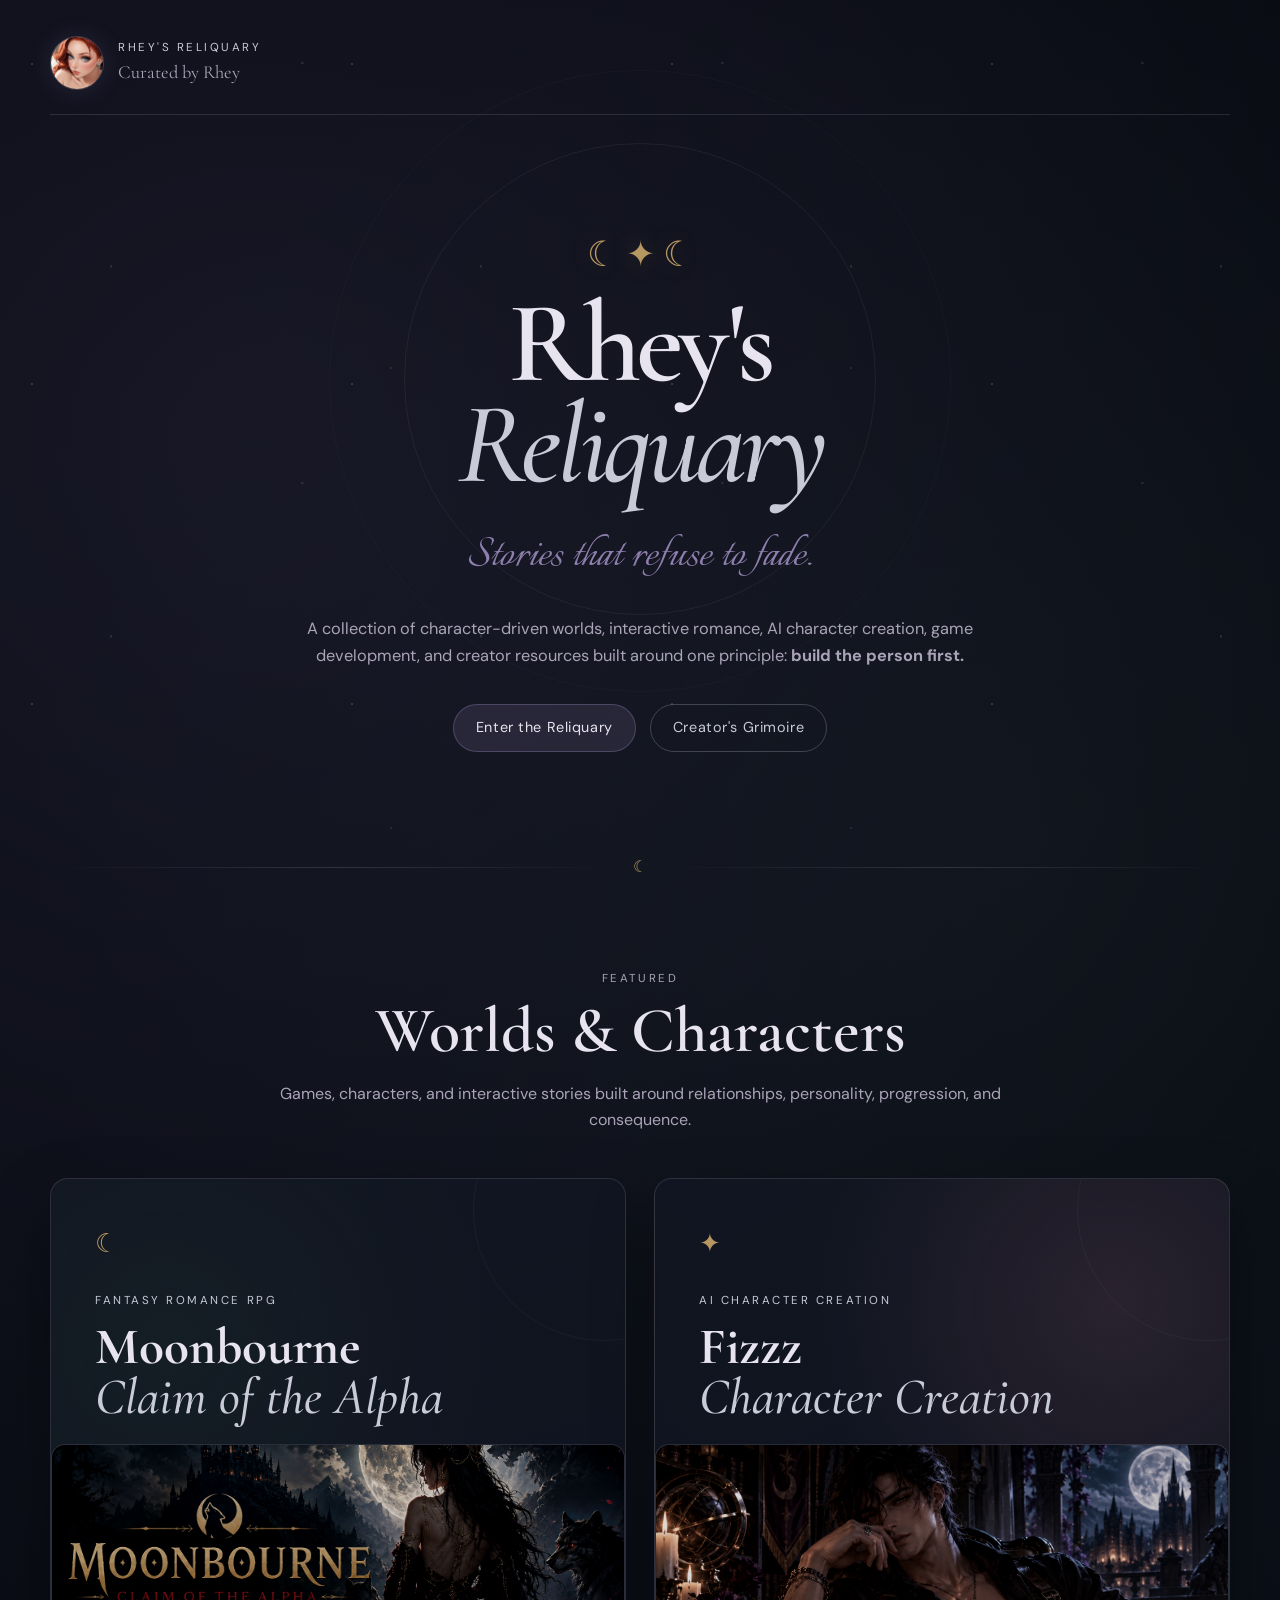
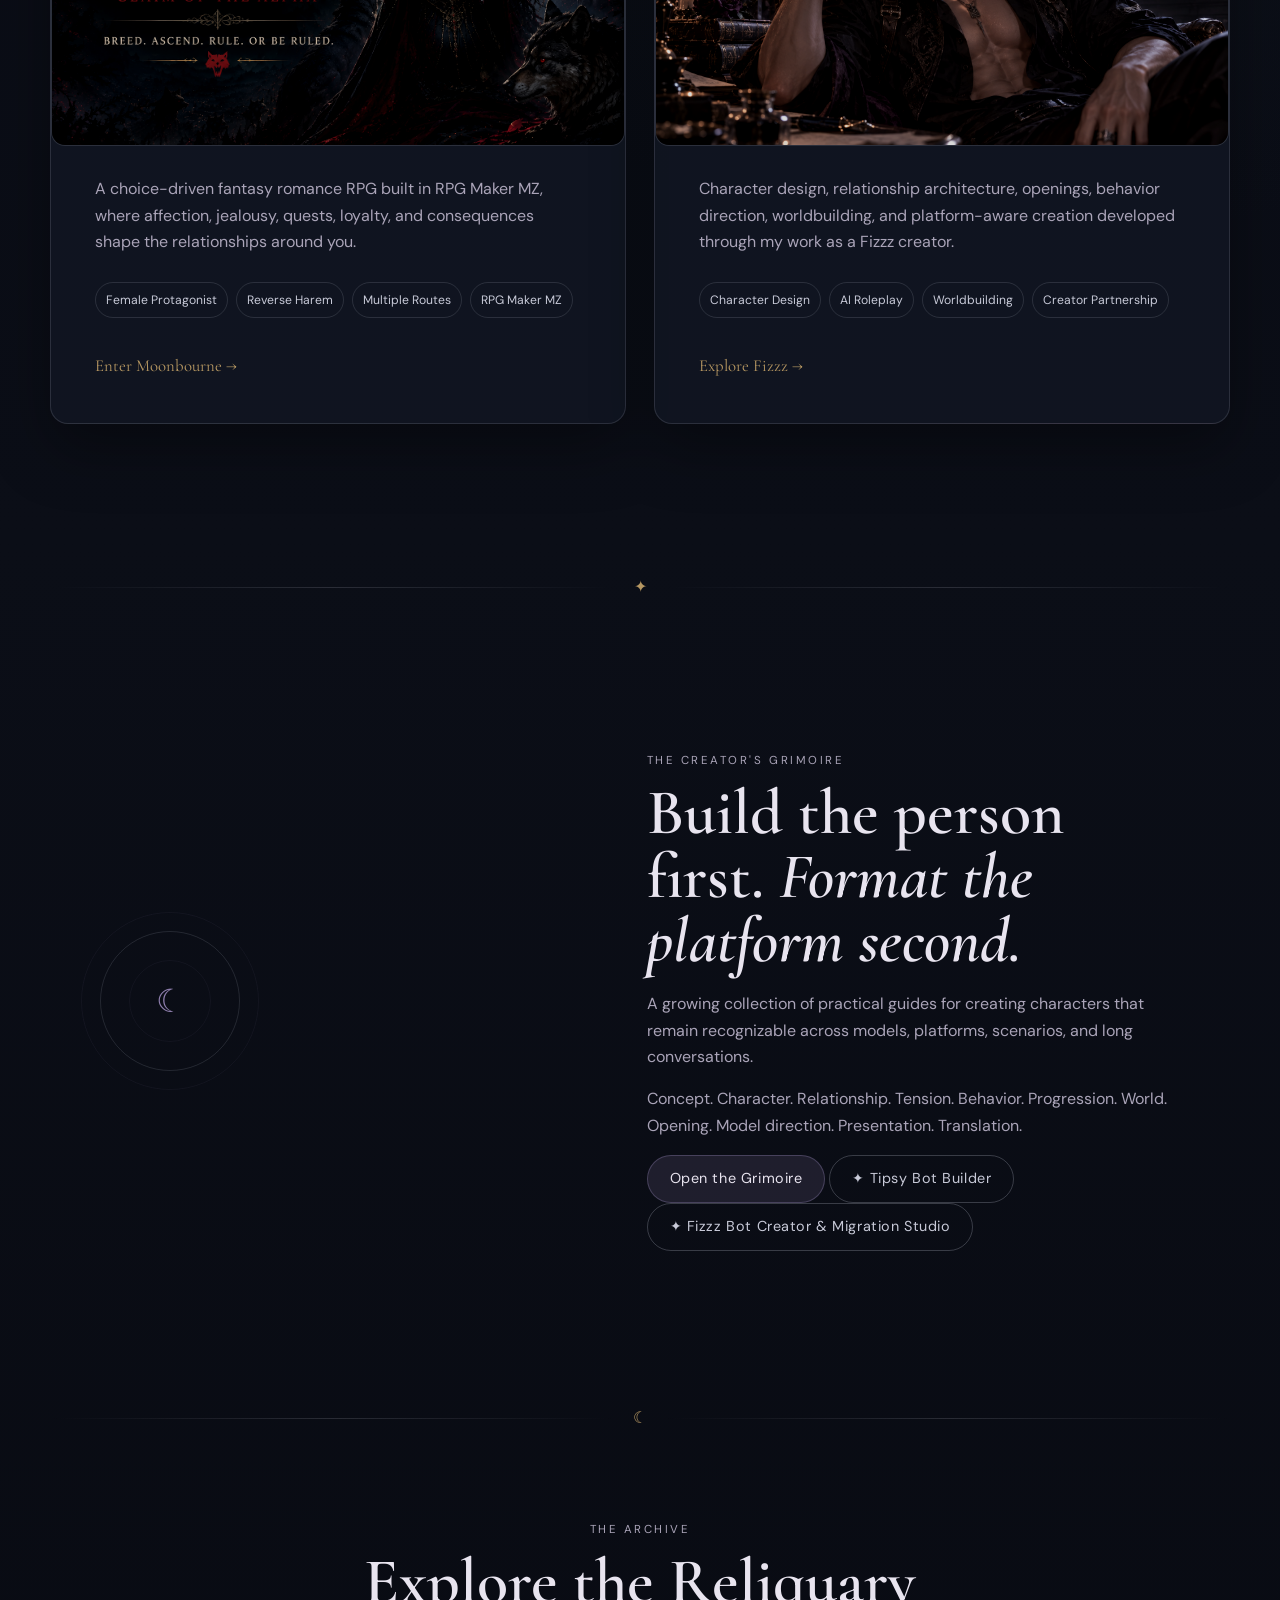
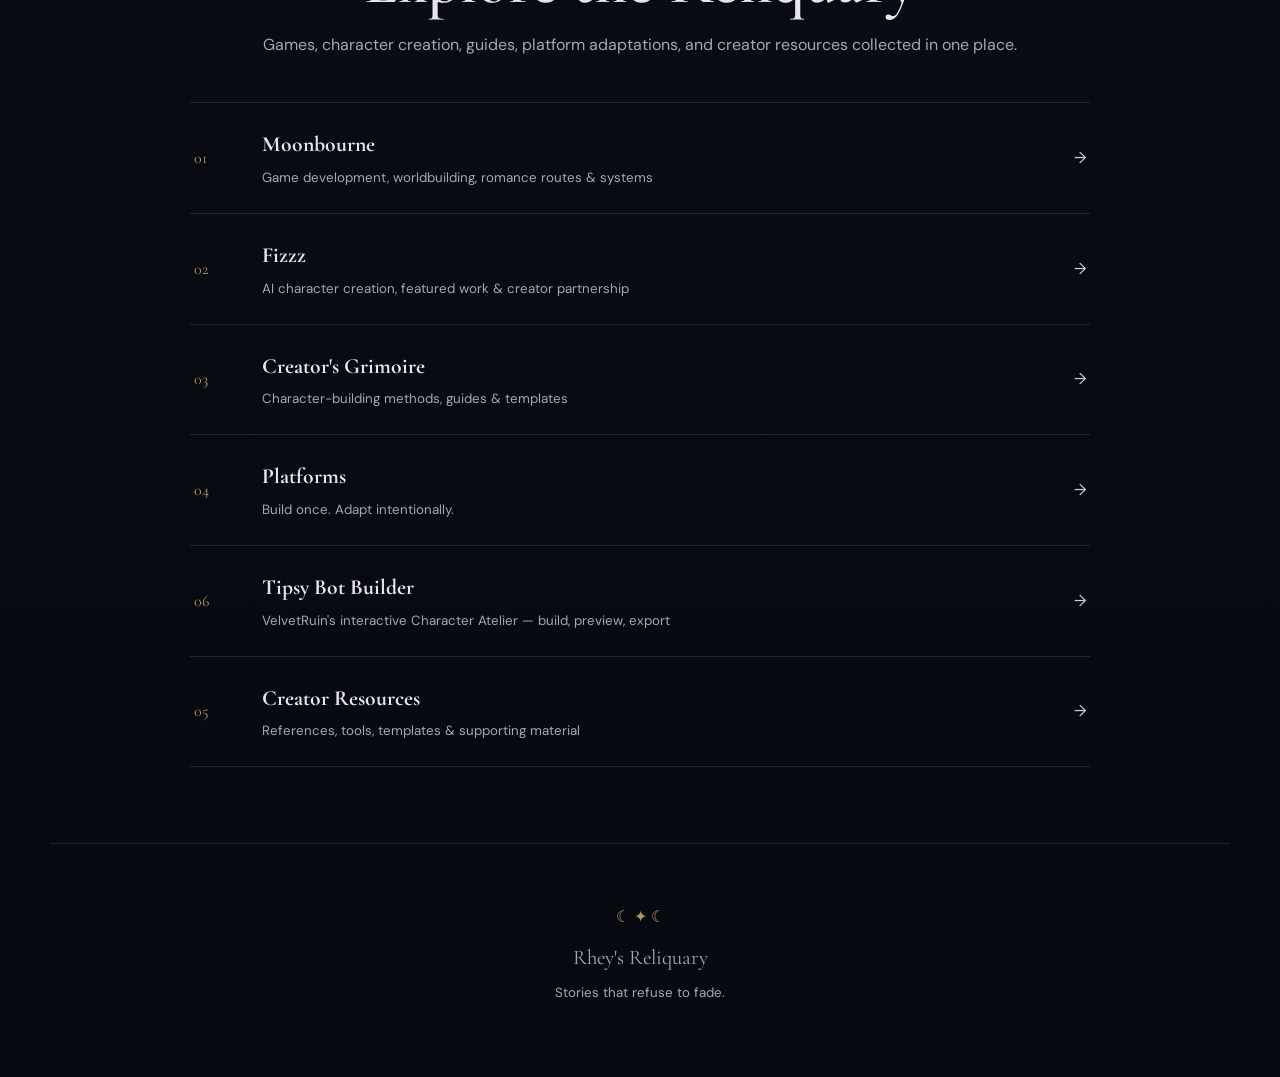
<file: index.html>
<!DOCTYPE html>
<html lang="en">

<head>
  <meta charset="UTF-8">

  <meta
    name="viewport"
    content="width=device-width, initial-scale=1.0"
  >

  <meta
    name="description"
    content="Rhey's Reliquary — character-driven games, AI character creation, creator resources, and strange little worlds built by Rhey."
  >

  <title>Rhey's Reliquary</title>

  <link rel="preconnect" href="https://fonts.googleapis.com">
  <link rel="preconnect" href="https://fonts.gstatic.com" crossorigin>

  <link
    href="https://fonts.googleapis.com/css2?family=Cormorant+Garamond:wght@500;600;700&family=DM+Sans:wght@400;500;600;700&family=Italianno&display=swap"
    rel="stylesheet"
  >

  <link rel="stylesheet" href="style.css?v=6">
</head>


<body class="home-page">

  <main class="site-shell">


    <!-- =========================================
         CREATOR
    ========================================== -->

    <header class="creator-line">

      <img
        class="profile-avatar"
        src="images/rheycrop.png"
        alt="Rhey creator avatar"
      >

      <div class="creator-copy">

        <p class="eyebrow">
          RHEY'S RELIQUARY
        </p>

        <p class="creator-name">
          Curated by Rhey
        </p>

      </div>

    </header>


    <!-- =========================================
         HERO
    ========================================== -->

    <section class="home-hero">

      <div
        class="celestial-mark"
        aria-hidden="true"
      >
        ☾ ✦ ☾
      </div>


      <h1>
        Rhey's
        <span>Reliquary</span>
      </h1>


      <p class="hero-script">
        Stories that refuse to fade.
      </p>


      <p class="hero-introduction">
        A collection of character-driven worlds, interactive romance,
        AI character creation, game development, and creator resources
        built around one principle:
        <strong>build the person first.</strong>
      </p>


      <div class="hero-actions">

        <a
          class="primary-button"
          href="#featured"
        >
          Enter the Reliquary
        </a>

        <a
          class="secondary-button"
          href="create/"
        >
          Creator's Grimoire
        </a>

      </div>

    </section>


    <!-- =========================================
         DIVIDER
    ========================================== -->

    <div
      class="ornate-divider"
      aria-hidden="true"
    >
      <span></span>
      <b>☾</b>
      <span></span>
    </div>


    <!-- =========================================
         FEATURED
    ========================================== -->

    <section
      class="reliquary-section"
      id="featured"
    >

      <div class="section-heading">

        <p class="section-kicker">
          FEATURED
        </p>

        <h2>
          Worlds &amp; Characters
        </h2>

        <p>
          Games, characters, and interactive stories built around
          relationships, personality, progression, and consequence.
        </p>

      </div>


      <div class="feature-grid">


        <!-- =====================================
             MOONBOURNE
        ====================================== -->

        <article class="feature-panel moonbourne-panel">

          <div
            class="feature-symbol"
            aria-hidden="true"
          >
            ☾
          </div>


          <p class="feature-label">
            FANTASY ROMANCE RPG
          </p>


          <h3>
            Moonbourne
            <span>Claim of the Alpha</span>
          </h3>


          <a
            class="feature-image-link"
            href="moonbourne/"
            aria-label="Enter Moonbourne: Claim of the Alpha"
          >

            <div class="editorial-image">

              <img
                src="images/moonbourne/moonbourne-cover.png"
                alt="Moonbourne: Claim of the Alpha"
              >

            </div>

          </a>


          <p>
            A choice-driven fantasy romance RPG built in RPG Maker MZ,
            where affection, jealousy, quests, loyalty, and consequences
            shape the relationships around you.
          </p>


          <div class="feature-tags">

            <span>Female Protagonist</span>
            <span>Reverse Harem</span>
            <span>Multiple Routes</span>
            <span>RPG Maker MZ</span>

          </div>


          <a
            class="text-link"
            href="moonbourne/"
          >
            Enter Moonbourne →
          </a>

        </article>



        <!-- =====================================
             FIZZZ
        ====================================== -->

        <article class="feature-panel fizzz-panel">

          <div
            class="feature-symbol"
            aria-hidden="true"
          >
            ✦
          </div>


          <p class="feature-label">
            AI CHARACTER CREATION
          </p>


          <h3>
            Fizzz
            <span>Character Creation</span>
          </h3>


          <a
            class="feature-image-link"
            href="fizzz/"
            aria-label="Explore Fizzz character creation"
          >

            <div class="editorial-image">

              <img
                src="images/fizzz/fizzz-feature.png"
                alt="Character creation on Fizzz.ai"
              >

            </div>

          </a>


          <p>
            Character design, relationship architecture, openings,
            behavior direction, worldbuilding, and platform-aware
            creation developed through my work as a Fizzz creator.
          </p>


          <div class="feature-tags">

            <span>Character Design</span>
            <span>AI Roleplay</span>
            <span>Worldbuilding</span>
            <span>Creator Partnership</span>

          </div>


          <a
            class="text-link"
            href="fizzz/"
          >
            Explore Fizzz →
          </a>

        </article>


      </div>

    </section>


    <!-- =========================================
         DIVIDER
    ========================================== -->

    <div
      class="ornate-divider subtle-divider"
      aria-hidden="true"
    >
      <span></span>
      <b>✦</b>
      <span></span>
    </div>


    <!-- =========================================
         CREATOR'S GRIMOIRE
    ========================================== -->

    <section class="grimoire-preview">


      <div class="grimoire-mark">

        <span aria-hidden="true">
          ☾
        </span>

      </div>


      <div class="grimoire-copy">

        <p class="section-kicker">
          THE CREATOR'S GRIMOIRE
        </p>


        <h2>
          Build the person first.
          <em>Format the platform second.</em>
        </h2>


        <p>
          A growing collection of practical guides for creating
          characters that remain recognizable across models,
          platforms, scenarios, and long conversations.
        </p>


        <p>
          Concept. Character. Relationship. Tension. Behavior.
          Progression. World. Opening. Model direction.
          Presentation. Translation.
        </p>


        <a
          class="primary-button"
          href="create/"
        >
          Open the Grimoire
        </a>

        <a
          class="secondary-button"
          href="tipsy/prompt-builder/"
        >
          ✦ Tipsy Bot Builder
        </a>

        <a class="secondary-button" href="fizzz/atelier/">✦ Fizzz Bot Creator & Migration Studio</a>

      </div>

    </section>


    <!-- =========================================
         DIVIDER
    ========================================== -->

    <div
      class="ornate-divider subtle-divider"
      aria-hidden="true"
    >
      <span></span>
      <b>☾</b>
      <span></span>
    </div>


    <!-- =========================================
         ARCHIVE
    ========================================== -->

    <section
      class="archive-section"
      id="archive"
    >


      <div class="section-heading">

        <p class="section-kicker">
          THE ARCHIVE
        </p>

        <h2>
          Explore the Reliquary
        </h2>

        <p>
          Games, character creation, guides, platform adaptations,
          and creator resources collected in one place.
        </p>

      </div>


      <div class="archive-links">


        <!-- MOONBOURNE -->

        <a
          class="archive-link"
          href="moonbourne/"
        >

          <span class="archive-number">
            01
          </span>

          <span class="archive-copy">

            <b>
              Moonbourne
            </b>

            <small>
              Game development, worldbuilding, romance routes &amp; systems
            </small>

          </span>

          <span
            class="archive-arrow"
            aria-hidden="true"
          >
            →
          </span>

        </a>



        <!-- FIZZZ -->

        <a
          class="archive-link"
          href="fizzz/"
        >

          <span class="archive-number">
            02
          </span>

          <span class="archive-copy">

            <b>
              Fizzz
            </b>

            <small>
              AI character creation, featured work &amp; creator partnership
            </small>

          </span>

          <span
            class="archive-arrow"
            aria-hidden="true"
          >
            →
          </span>

        </a>



        <!-- GRIMOIRE -->

        <a
          class="archive-link"
          href="create/"
        >

          <span class="archive-number">
            03
          </span>

          <span class="archive-copy">

            <b>
              Creator's Grimoire
            </b>

            <small>
              Character-building methods, guides &amp; templates
            </small>

          </span>

          <span
            class="archive-arrow"
            aria-hidden="true"
          >
            →
          </span>

        </a>



        <!-- PLATFORMS -->

        <a
          class="archive-link"
          href="platforms/"
        >

          <span class="archive-number">
            04
          </span>

          <span class="archive-copy">

            <b>
              Platforms
            </b>

            <small>
              Build once. Adapt intentionally.
            </small>

          </span>

          <span
            class="archive-arrow"
            aria-hidden="true"
          >
            →
          </span>

        </a>



        <!-- TIPSY CHARACTER ATELIER -->

        <a
          class="archive-link"
          href="tipsy/prompt-builder/"
        >
          <span class="archive-number">06</span>
          <span class="archive-copy">
            <b>Tipsy Bot Builder</b>
            <small>VelvetRuin's interactive Character Atelier — build, preview, export</small>
          </span>
          <span class="archive-arrow" aria-hidden="true">→</span>
        </a>

        <!-- RESOURCES -->

        <a
          class="archive-link"
          href="resources/"
        >

          <span class="archive-number">
            05
          </span>

          <span class="archive-copy">

            <b>
              Creator Resources
            </b>

            <small>
              References, tools, templates &amp; supporting material
            </small>

          </span>

          <span
            class="archive-arrow"
            aria-hidden="true"
          >
            →
          </span>

        </a>


      </div>

    </section>


    <!-- =========================================
         FOOTER
    ========================================== -->

    <footer>

      <div
        class="footer-symbol"
        aria-hidden="true"
      >
        ☾ ✦ ☾
      </div>

      <p>
        Rhey's Reliquary
      </p>

      <small>
        Stories that refuse to fade.
      </small>

    </footer>


  </main>

</body>

</html>
</file>
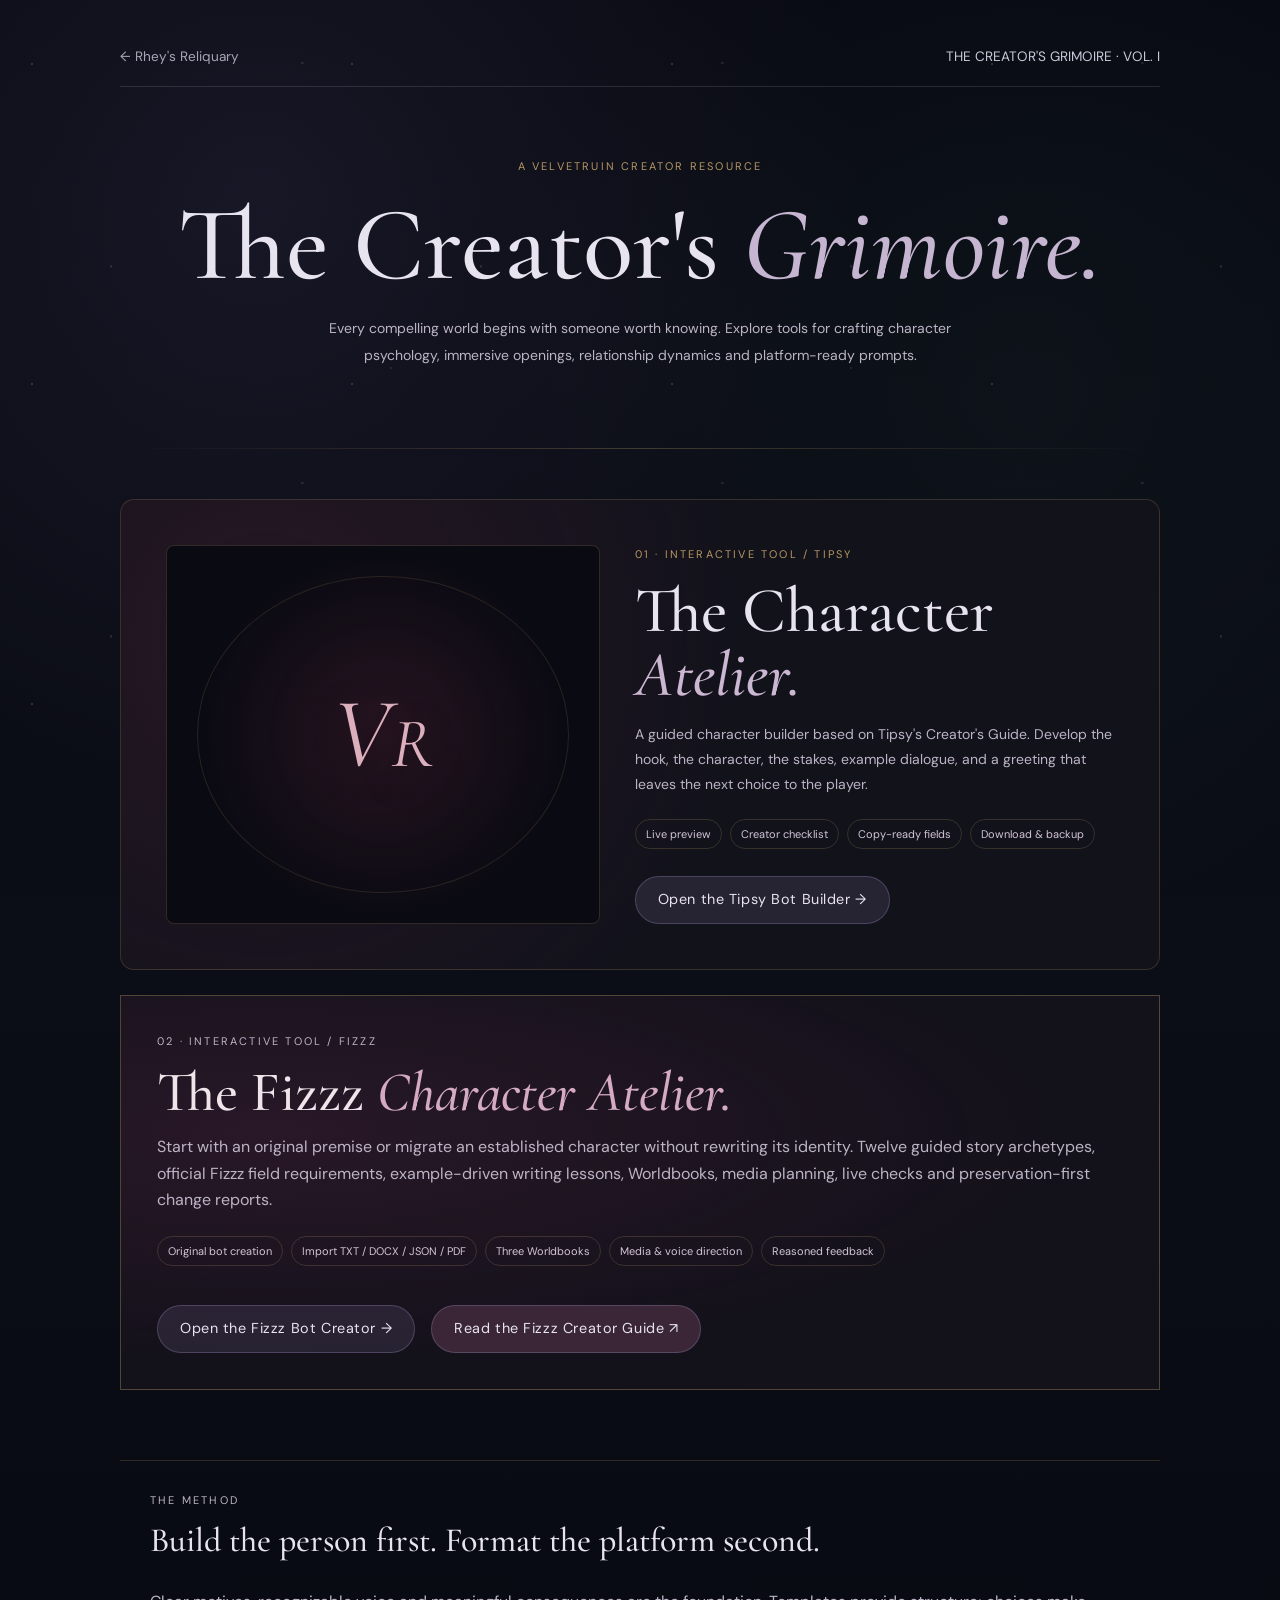
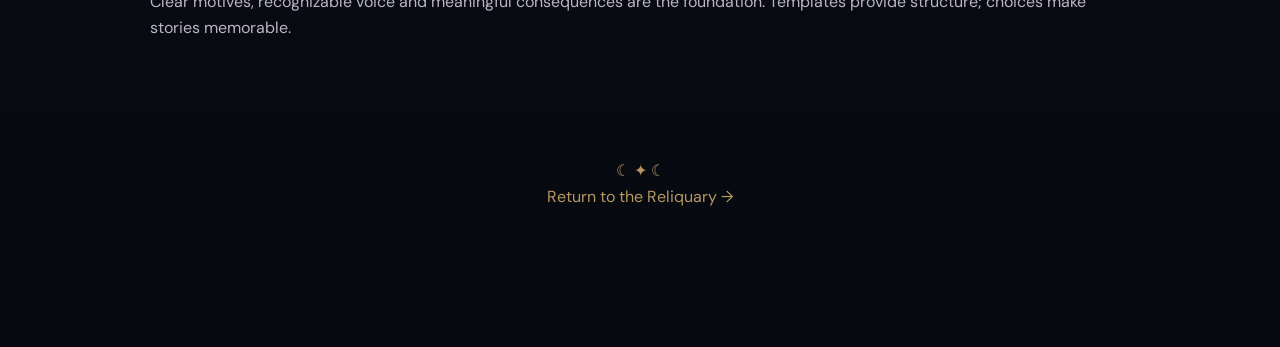
<file: create/index.html>
<!DOCTYPE html>
<html lang="en">
<head>
<meta charset="UTF-8">
<meta name="viewport" content="width=device-width, initial-scale=1">
<meta name="description" content="The Creator's Grimoire: character design guides and prompt-building tools by VelvetRuin.">
<title>The Creator's Grimoire | Rhey's Reliquary</title>
<link rel="preconnect" href="https://fonts.googleapis.com">
<link rel="preconnect" href="https://fonts.gstatic.com" crossorigin>
<link href="https://fonts.googleapis.com/css2?family=Cormorant+Garamond:ital,wght@0,500;0,600;1,500&family=DM+Sans:wght@400;500;600&family=Italianno&display=swap" rel="stylesheet">
<link rel="stylesheet" href="../style.css">
<style>
.grimoire-hub{max-width:1040px;margin:auto}.gh-top{padding:70px 10px 70px;text-align:center}.gh-kicker{letter-spacing:.2em;color:#b69762;font-size:11px}.gh-title{font:500 clamp(62px,9vw,104px)/.92 "Cormorant Garamond",serif;margin:22px 0}.gh-title em{color:#c6b5d1}.gh-intro{max-width:660px;color:#bcb4c5;margin:0 auto;font-size:14px;line-height:1.9}.gh-divider{height:1px;margin:10px 0 50px;background:linear-gradient(90deg,transparent,#b6976250,transparent)}.gh-feature{display:grid;grid-template-columns:.95fr 1.05fr;gap:35px;border:1px solid #b697623a;background:radial-gradient(circle at 14% 30%,#61263b40,transparent 50%),#12121b;border-radius:14px;padding:45px}.gh-illustration{border:1px solid #b697623a;border-radius:8px;min-height:340px;display:grid;place-items:center;background:radial-gradient(circle,#52253866,transparent 64%),#0a0a12;position:relative;overflow:hidden}.gh-illustration:after{content:"";position:absolute;inset:30px;border:1px solid #b697622b;border-radius:50%}.gh-monogram{font:italic 100px "Cormorant Garamond",serif;color:#dbafbb;text-shadow:0 12px 38px #0007}.gh-feature h2{font:500 clamp(42px,5vw,64px)/1 "Cormorant Garamond",serif;margin:15px 0 15px}.gh-feature h2 em{display:block;color:#cbb7d2}.gh-feature p:not(.gh-kicker){font-size:14px;color:#bcb4c5;line-height:1.8}.gh-pills{display:flex;gap:8px;flex-wrap:wrap;margin:22px 0 27px}.gh-pills span{font-size:11px;padding:5px 10px;border:1px solid #b697623a;border-radius:30px;color:#d3c5d8}.gh-secondary{margin:40px 0 70px;padding:30px;border-top:1px solid #b697623a}.gh-secondary h2{font:500 34px "Cormorant Garamond",serif}.gh-secondary p{color:#bcb4c5}.gh-footer{text-align:center;padding-bottom:60px;color:#b69762}@media(max-width:780px){.gh-feature{grid-template-columns:1fr;padding:24px}.gh-illustration{min-height:220px}.gh-top{padding-top:55px}}
</style>
</head>
<body>
<main class="site-shell resource-page grimoire-hub">
  <div class="resource-navigation"><a href="../" class="resource-home-link">← Rhey's Reliquary</a><span class="resource-volume">THE CREATOR'S GRIMOIRE · VOL. I</span></div>
  <header class="gh-top"><p class="gh-kicker">A VELVETRUIN CREATOR RESOURCE</p><h1 class="gh-title">The Creator's <em>Grimoire.</em></h1><p class="gh-intro">Every compelling world begins with someone worth knowing. Explore tools for crafting character psychology, immersive openings, relationship dynamics and platform-ready prompts.</p></header>
  <div class="gh-divider"></div>
  <section class="gh-feature">
    <div class="gh-illustration" aria-hidden="true"><span class="gh-monogram">V<span style="font-size:.7em">R</span></span></div>
    <div>
      <p class="gh-kicker">01 · INTERACTIVE TOOL / TIPSY</p>
      <h2>The Character <em>Atelier.</em></h2>
      <p>A guided character builder based on Tipsy's Creator's Guide. Develop the hook, the character, the stakes, example dialogue, and a greeting that leaves the next choice to the player.</p>
      <div class="gh-pills"><span>Live preview</span><span>Creator checklist</span><span>Copy-ready fields</span><span>Download & backup</span></div>
      <a class="primary-button" href="../tipsy/prompt-builder/">Open the Tipsy Bot Builder →</a>
    </div>
  </section>
  <section class="gh-secondary" style="border:1px solid #b6976260;background:radial-gradient(ellipse at 14% 35%,#6a2d5140,transparent 63%),#13111a;padding:36px;margin-top:25px">
    <p class="gh-kicker">02 · INTERACTIVE TOOL / FIZZZ</p>
    <h2 style="font:500 clamp(38px,5vw,56px)/1 'Cormorant Garamond',serif;margin:14px 0;color:#f0e4eb">The Fizzz <em style="color:#d4abc1">Character Atelier.</em></h2>
    <p>Start with an original premise or migrate an established character without rewriting its identity. Twelve guided story archetypes, official Fizzz field requirements, example-driven writing lessons, Worldbooks, media planning, live checks and preservation-first change reports.</p>
    <div class="gh-pills"><span>Original bot creation</span><span>Import TXT / DOCX / JSON / PDF</span><span>Three Worldbooks</span><span>Media & voice direction</span><span>Reasoned feedback</span></div>
    <a class="primary-button" href="../fizzz/atelier/">Open the Fizzz Bot Creator →</a>
    <a class="primary-button" style="margin:12px 0 0 12px;background:#3b2637" href="../fizzz/">Read the Fizzz Creator Guide ↗</a>
  </section>
  <section class="gh-secondary"><p class="gh-kicker">THE METHOD</p><h2>Build the person first. Format the platform second.</h2><p>Clear motives, recognizable voice and meaningful consequences are the foundation. Templates provide structure; choices make stories memorable.</p></section>
  <div class="gh-footer">☾ ✦ ☾<p><a href="../">Return to the Reliquary →</a></p></div>
</main>
</body>
</html>
</file>
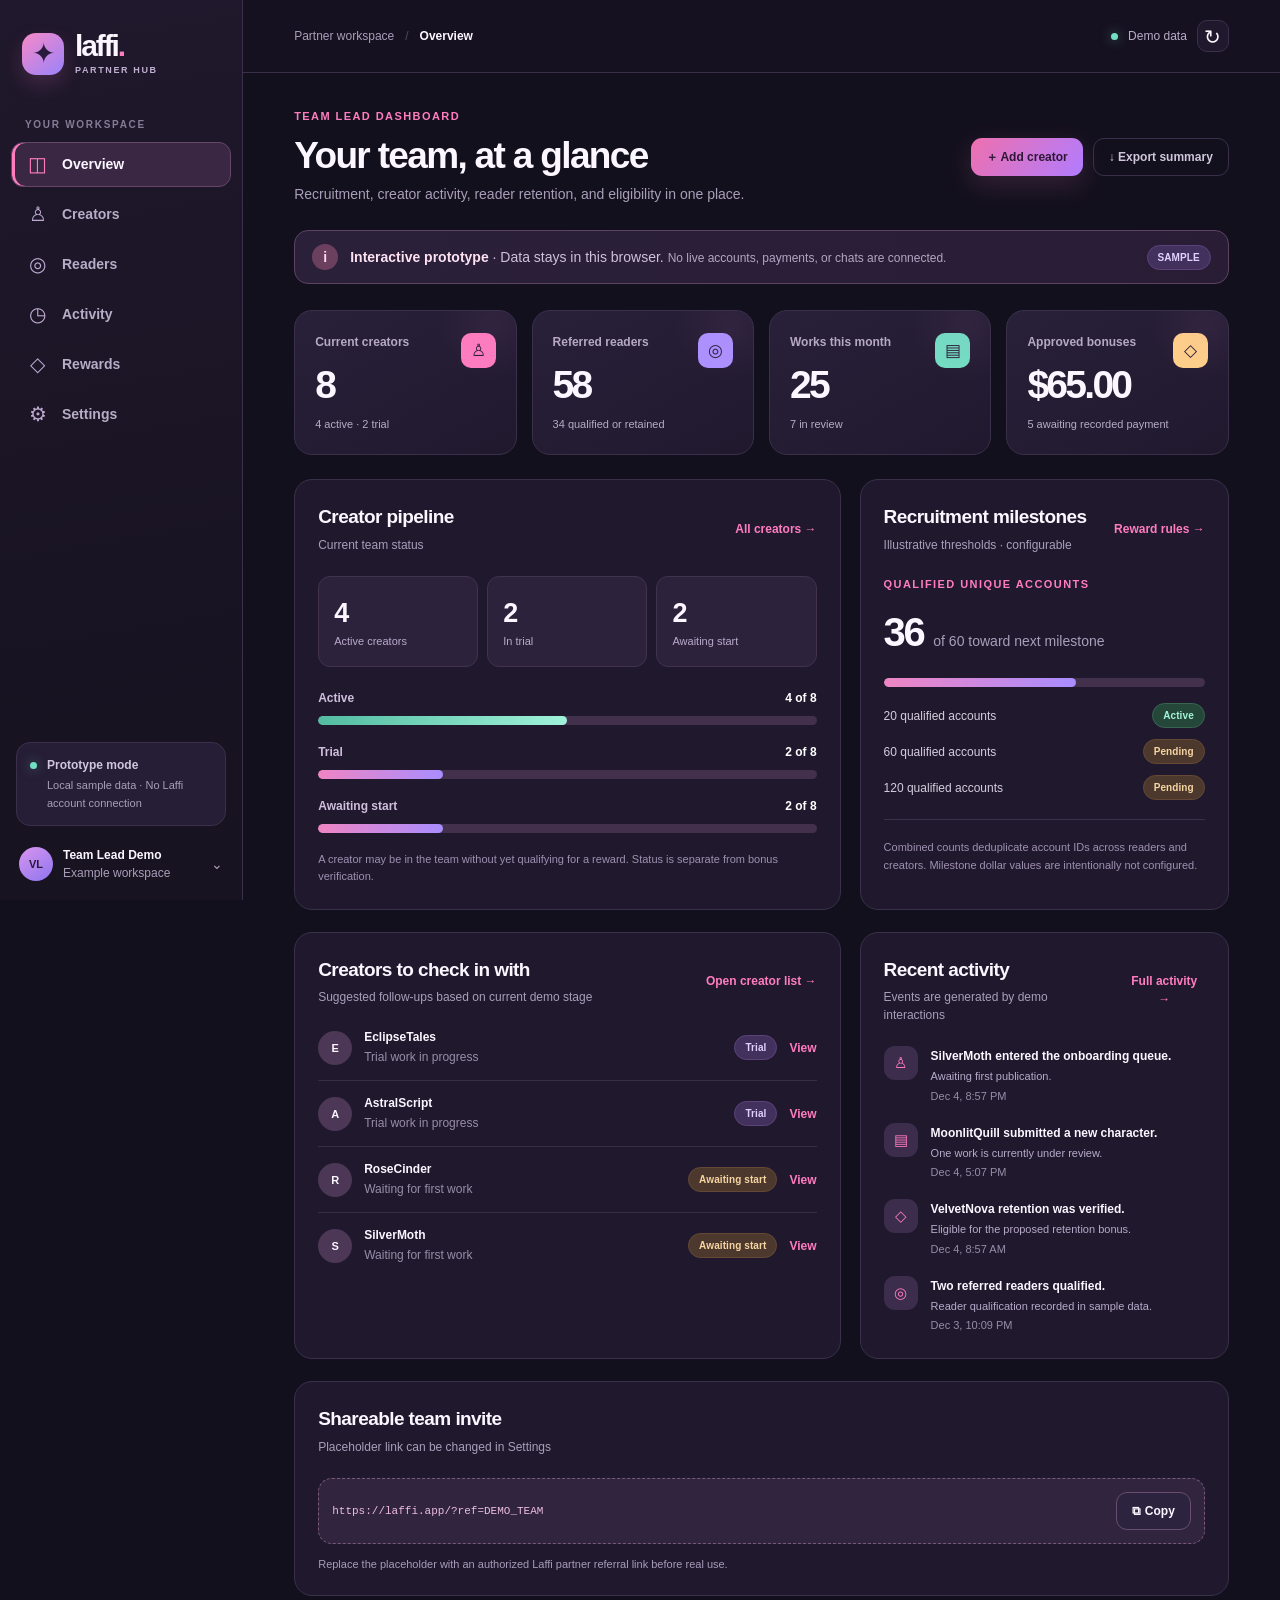
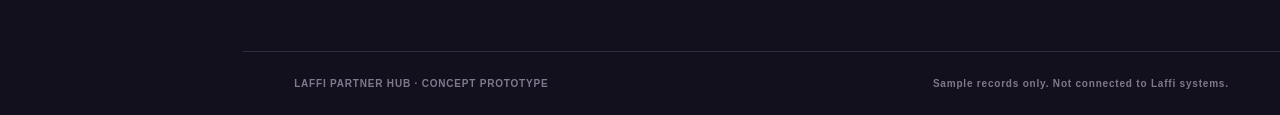
<file: laffi-partner-hub/index.html>
<!doctype html>
<html lang="en">
<head>
  <meta charset="utf-8">
  <meta name="viewport" content="width=device-width, initial-scale=1">
  <meta name="theme-color" content="#181225">
  <meta name="description" content="Interactive concept prototype for Laffi creator and partner management.">
  <title>Laffi Partner Hub — Interactive Prototype</title>
  <link rel="stylesheet" href="./styles.css">

</head>
<body>
<div class="app-shell">
  <aside class="sidebar" id="sidebar">
    <a href="#overview" class="brand" aria-label="Laffi Partner Hub home">
      <span class="brand-icon" aria-hidden="true">✦</span>
      <span class="brand-words"><strong>laffi<span class="brand-mark">.</span></strong><small>PARTNER HUB</small></span>
    </a>
    <div class="workspace-label">YOUR WORKSPACE</div>
    <nav class="nav" aria-label="Main navigation">
      <button type="button" data-nav="overview"><span class="nav-symbol">◫</span> Overview</button>
      <button type="button" data-nav="creators"><span class="nav-symbol">♙</span> Creators</button>
      <button type="button" data-nav="readers"><span class="nav-symbol">◎</span> Readers</button>
      <button type="button" data-nav="activity"><span class="nav-symbol">◷</span> Activity</button>
      <button type="button" data-nav="rewards"><span class="nav-symbol">◇</span> Rewards</button>
      <button type="button" data-nav="settings"><span class="nav-symbol">⚙</span> Settings</button>
    </nav>
    <div class="sidebar-bottom">
      <div class="sidebar-note"><span class="tiny-status"></span><span><strong>Prototype mode</strong><br>Local sample data · No Laffi account connection</span></div>
      <div class="user-tile"><span class="avatar avatar-purple">VL</span><span><strong>Team Lead Demo</strong><small>Example workspace</small></span><span class="chevron">⌄</span></div>
    </div>
  </aside>

  <div class="main-frame">
    <header class="topbar">
      <button type="button" class="mobile-menu" id="menu-toggle" aria-label="Toggle menu">☰</button>
      <div class="breadcrumb"><span>Partner workspace</span><span class="crumb-sep">/</span><strong id="breadcrumb-current">Overview</strong></div>
      <div class="topbar-right"><span class="live-dot"></span><span class="source-indicator">Demo data</span><button type="button" class="icon-button" id="refresh-view" title="Refresh saved view" aria-label="Refresh view">↻</button></div>
    </header>
    <main id="app-content" tabindex="-1"></main>
    <footer class="footer"><span>LAFFI PARTNER HUB · CONCEPT PROTOTYPE</span><span>Sample records only. Not connected to Laffi systems.</span></footer>
  </div>
</div>
<div class="backdrop" id="menu-backdrop" hidden></div>
<dialog id="editor-dialog" class="editor-dialog" aria-labelledby="dialog-title"><div id="dialog-content"></div></dialog>
<div id="toast" role="status" aria-live="polite"></div>
<input type="file" id="import-file" accept=".json,application/json" hidden>
<script src="./app.js" defer></script>
</body>
</html>
</file>
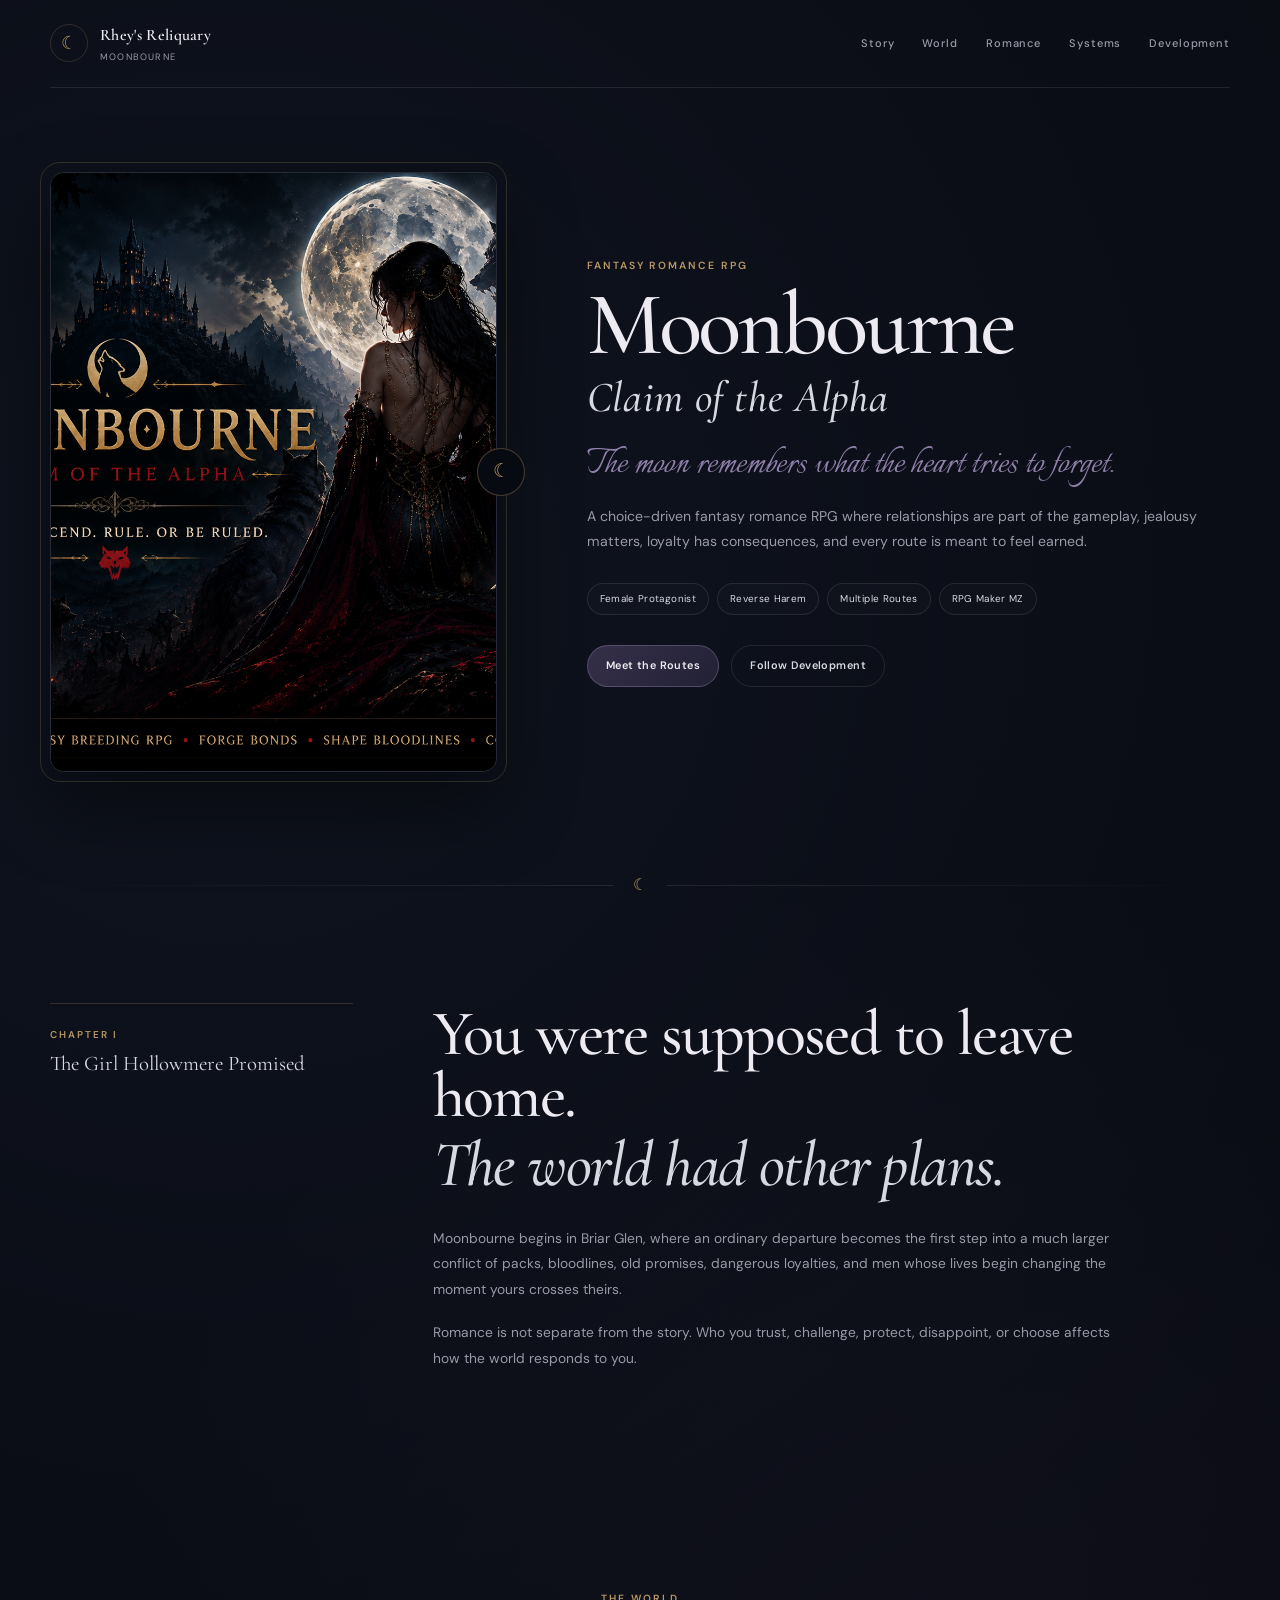
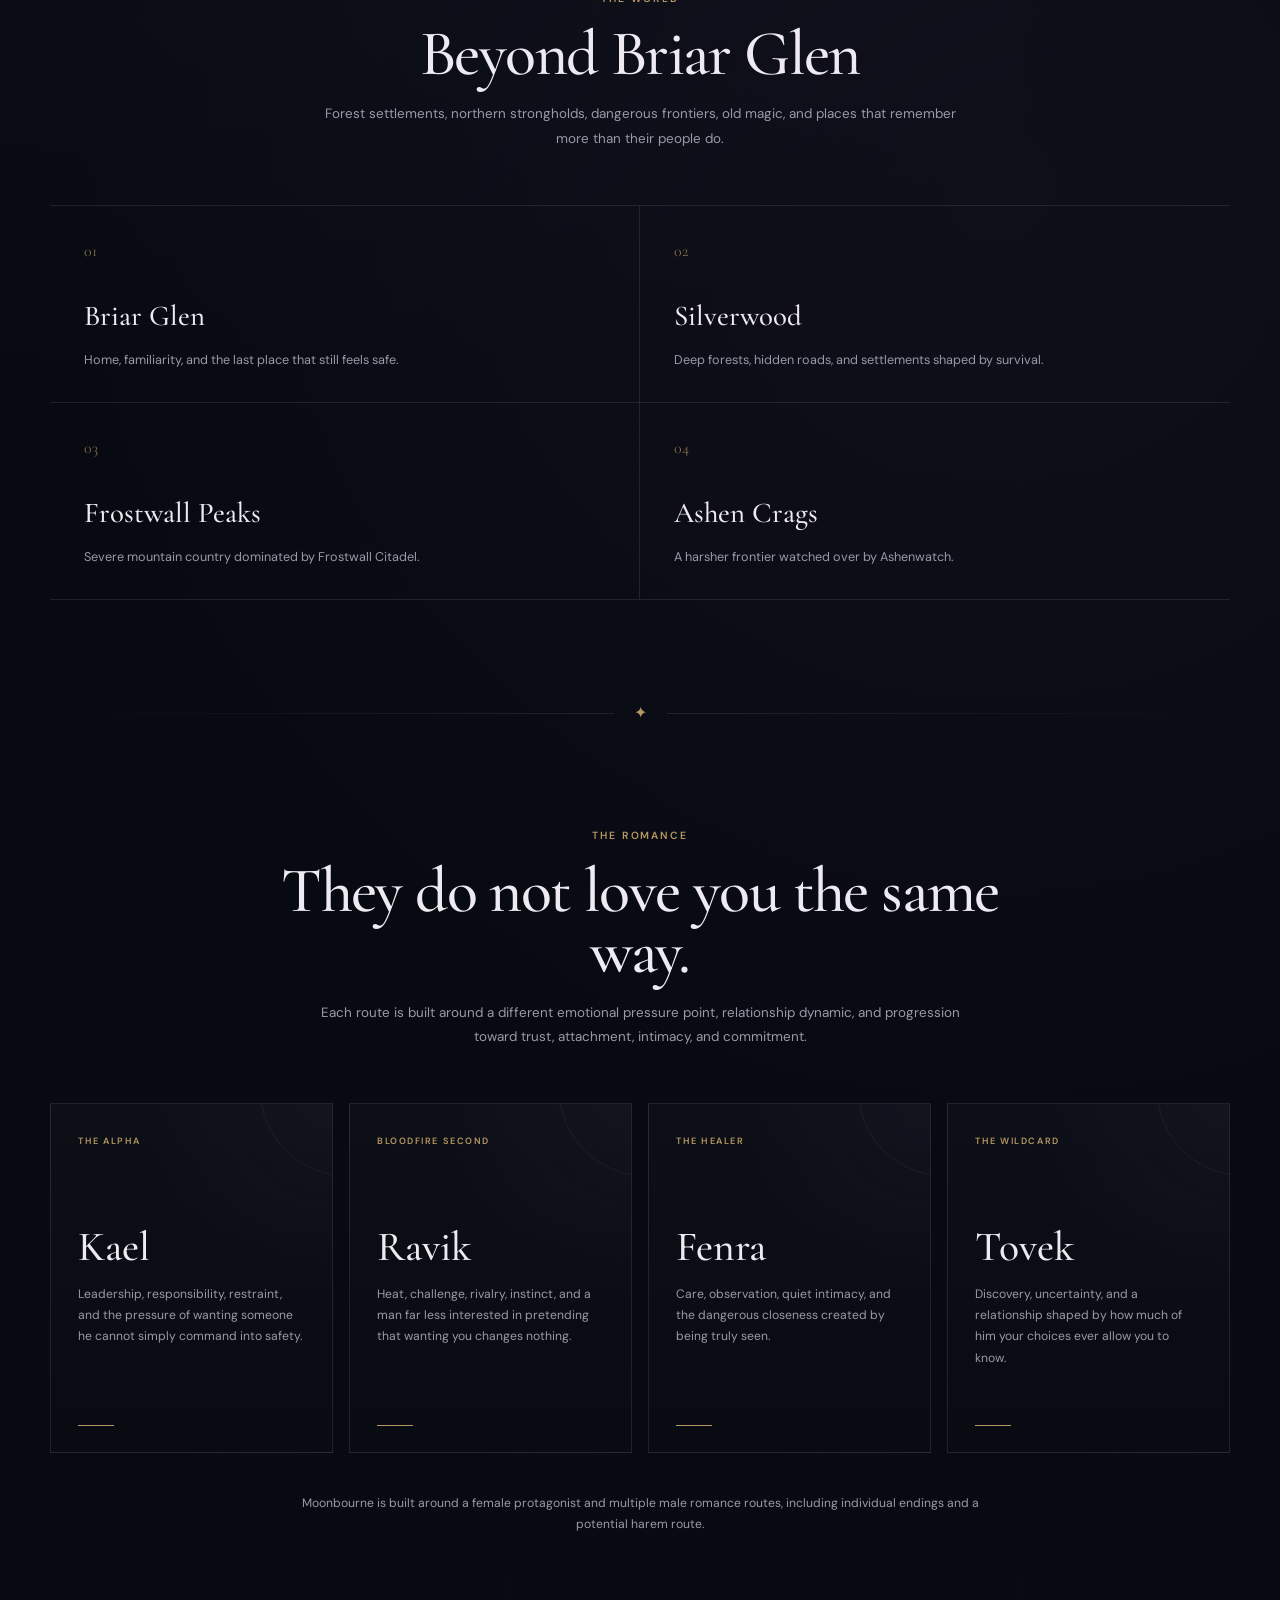
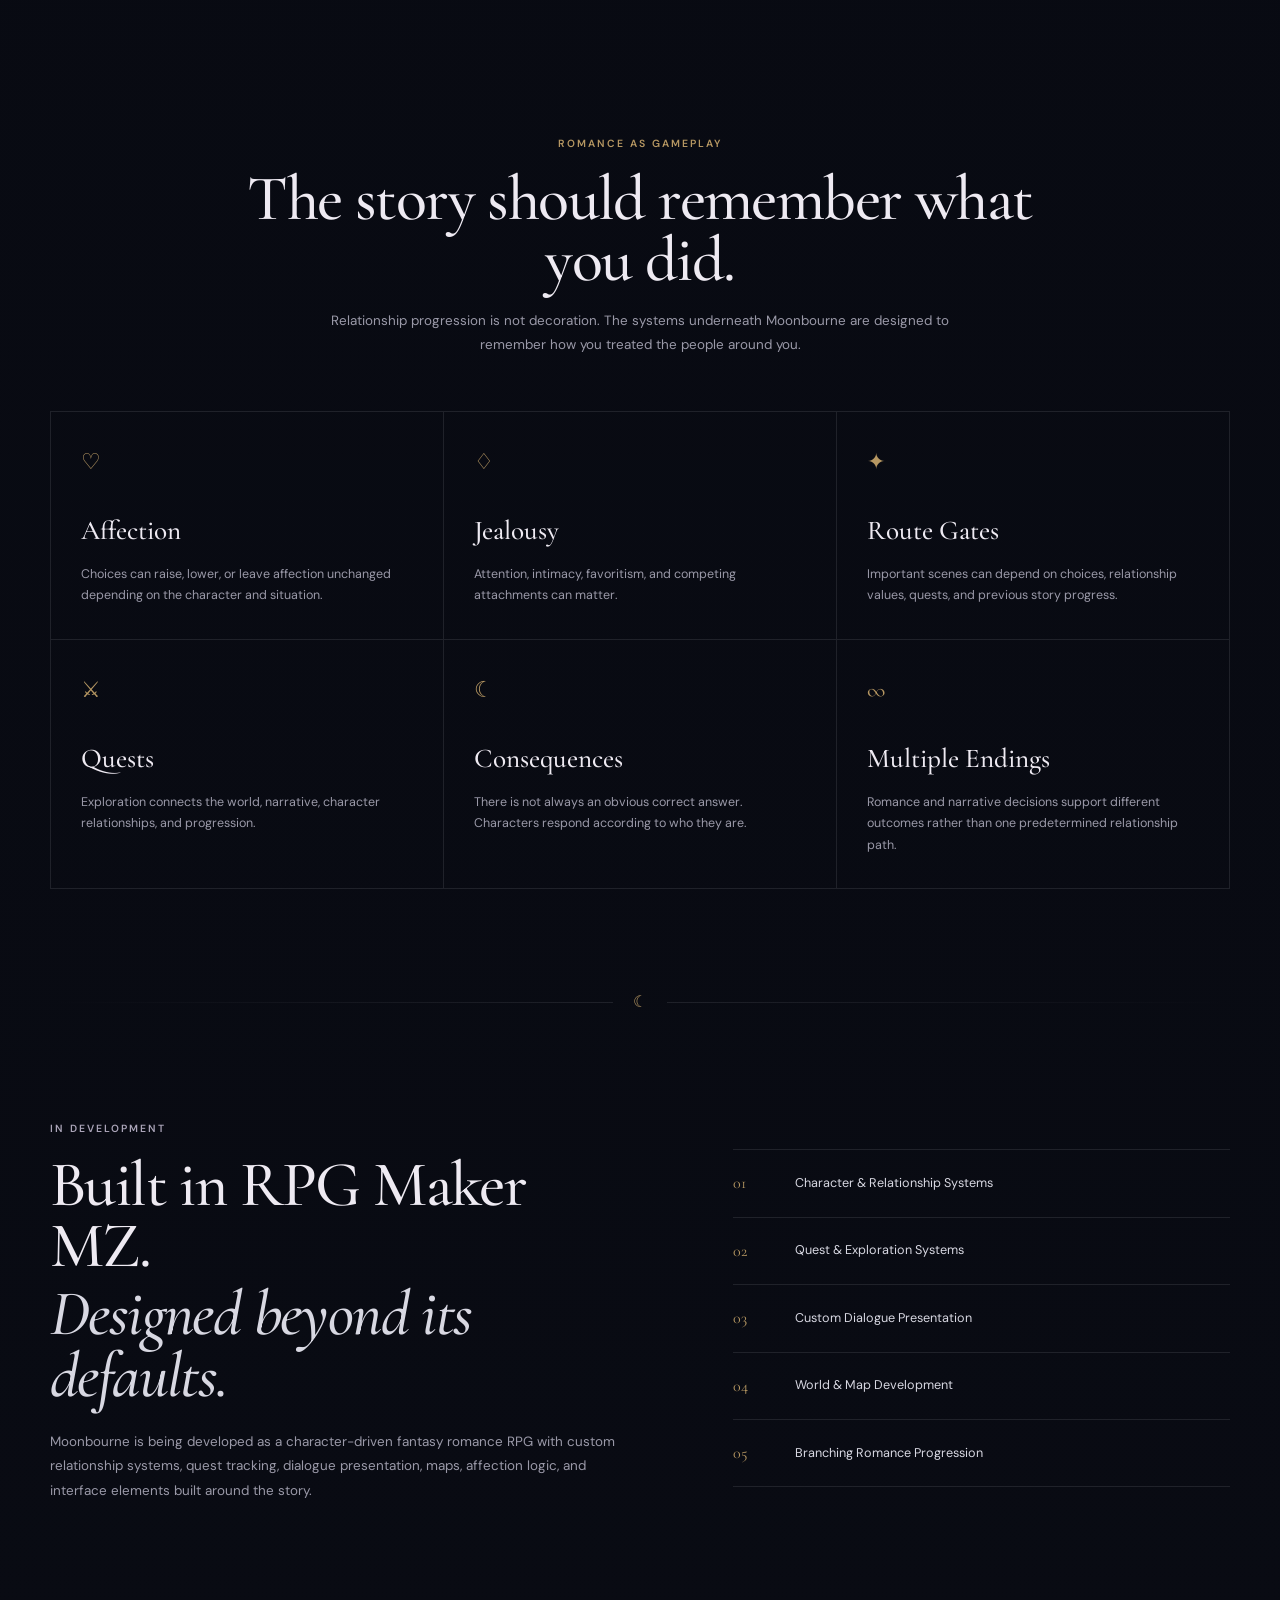
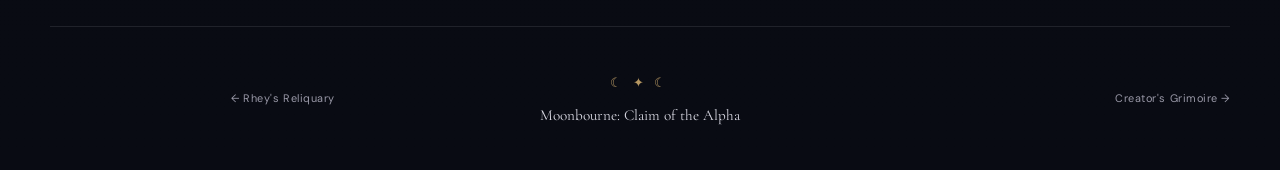
<file: moonbourne/index.html>
<!DOCTYPE html>
<html lang="en">

<head>
  <meta charset="UTF-8">

  <meta
    name="viewport"
    content="width=device-width, initial-scale=1.0"
  >

  <meta
    name="description"
    content="Moonbourne: Claim of the Alpha — a choice-driven fantasy romance RPG by Rhey featuring multiple romance routes, relationship systems, jealousy, quests, consequences, and branching endings."
  >

  <title>Moonbourne: Claim of the Alpha | Rhey's Reliquary</title>

  <link rel="preconnect" href="https://fonts.googleapis.com">
  <link rel="preconnect" href="https://fonts.gstatic.com" crossorigin>

  <link
    href="https://fonts.googleapis.com/css2?family=Cormorant+Garamond:wght@500;600;700&family=DM+Sans:wght@400;500;600;700&family=Italianno&display=swap"
    rel="stylesheet"
  >

  <!-- Shared Reliquary styles -->
  <link rel="stylesheet" href="../style.css?v=5">

  <!-- Moonbourne-only styles -->
  <link rel="stylesheet" href="moonbourne.css?v=2">
</head>


<body>

  <main class="mb-page">


    <!-- =========================================
         TOP NAVIGATION
    ========================================== -->

    <header class="mb-topbar">

      <a
        class="mb-brand"
        href="../index.html"
        aria-label="Return to Rhey's Reliquary"
      >

        <span
          class="mb-brand-moon"
          aria-hidden="true"
        >
          ☾
        </span>

        <span>
          <strong>Rhey's Reliquary</strong>
          <small>Moonbourne</small>
        </span>

      </a>


      <nav
        class="mb-nav"
        aria-label="Moonbourne navigation"
      >

        <a href="#story">Story</a>
        <a href="#world">World</a>
        <a href="#romance">Romance</a>
        <a href="#systems">Systems</a>
        <a href="#development">Development</a>

      </nav>

    </header>


    <!-- =========================================
         HERO
    ========================================== -->

    <section class="mb-hero">

      <div class="mb-hero-art">

        <img
          src="../images/moonbourne/moonbourne-cover.png"
          alt="Moonbourne: Claim of the Alpha fantasy romance RPG"
        >

      </div>


      <div class="mb-hero-copy">

        <p class="mb-kicker">
          FANTASY ROMANCE RPG
        </p>

        <h1>
          Moonbourne
          <span>Claim of the Alpha</span>
        </h1>

        <p class="mb-script">
          The moon remembers what the heart tries to forget.
        </p>

        <p class="mb-lede">
          A choice-driven fantasy romance RPG where relationships
          are part of the gameplay, jealousy matters, loyalty has
          consequences, and every route is meant to feel earned.
        </p>


        <div
          class="mb-tags"
          aria-label="Moonbourne features"
        >

          <span>Female Protagonist</span>
          <span>Reverse Harem</span>
          <span>Multiple Routes</span>
          <span>RPG Maker MZ</span>

        </div>


        <div class="mb-actions">

          <a
            class="primary-button"
            href="#romance"
          >
            Meet the Routes
          </a>

          <a
            class="secondary-button"
            href="#development"
          >
            Follow Development
          </a>

        </div>

      </div>

    </section>


    <div
      class="mb-divider"
      aria-hidden="true"
    >
      <span></span>
      <b>☾</b>
      <span></span>
    </div>


    <!-- =========================================
         STORY
    ========================================== -->

    <section
      class="mb-story"
      id="story"
    >

      <div class="mb-story-label">

        <p>CHAPTER I</p>

        <span>
          The Girl Hollowmere Promised
        </span>

      </div>


      <div class="mb-story-copy">

        <h2>
          You were supposed to leave home.
          <em>The world had other plans.</em>
        </h2>

        <p>
          Moonbourne begins in Briar Glen, where an ordinary departure
          becomes the first step into a much larger conflict of packs,
          bloodlines, old promises, dangerous loyalties, and men whose
          lives begin changing the moment yours crosses theirs.
        </p>

        <p>
          Romance is not separate from the story. Who you trust,
          challenge, protect, disappoint, or choose affects how the
          world responds to you.
        </p>

      </div>

    </section>


    <!-- =========================================
         WORLD
    ========================================== -->

    <section
      class="mb-section"
      id="world"
    >

      <div class="mb-heading">

        <p class="mb-kicker">
          THE WORLD
        </p>

        <h2>
          Beyond Briar Glen
        </h2>

        <p>
          Forest settlements, northern strongholds, dangerous frontiers,
          old magic, and places that remember more than their people do.
        </p>

      </div>


      <div class="mb-world-grid">

        <article>

          <span>01</span>

          <h3>
            Briar Glen
          </h3>

          <p>
            Home, familiarity, and the last place that still feels safe.
          </p>

        </article>


        <article>

          <span>02</span>

          <h3>
            Silverwood
          </h3>

          <p>
            Deep forests, hidden roads, and settlements shaped by survival.
          </p>

        </article>


        <article>

          <span>03</span>

          <h3>
            Frostwall Peaks
          </h3>

          <p>
            Severe mountain country dominated by Frostwall Citadel.
          </p>

        </article>


        <article>

          <span>04</span>

          <h3>
            Ashen Crags
          </h3>

          <p>
            A harsher frontier watched over by Ashenwatch.
          </p>

        </article>

      </div>

    </section>


    <div
      class="mb-divider"
      aria-hidden="true"
    >
      <span></span>
      <b>✦</b>
      <span></span>
    </div>


    <!-- =========================================
         ROMANCE
    ========================================== -->

    <section
      class="mb-section"
      id="romance"
    >

      <div class="mb-heading">

        <p class="mb-kicker">
          THE ROMANCE
        </p>

        <h2>
          They do not love you the same way.
        </h2>

        <p>
          Each route is built around a different emotional pressure point,
          relationship dynamic, and progression toward trust,
          attachment, intimacy, and commitment.
        </p>

      </div>


      <div class="mb-route-grid">

        <article class="mb-route">

          <p class="mb-route-role">
            THE ALPHA
          </p>

          <h3>
            Kael
          </h3>

          <p>
            Leadership, responsibility, restraint, and the pressure
            of wanting someone he cannot simply command into safety.
          </p>

        </article>


        <article class="mb-route">

          <p class="mb-route-role">
            BLOODFIRE SECOND
          </p>

          <h3>
            Ravik
          </h3>

          <p>
            Heat, challenge, rivalry, instinct, and a man far less
            interested in pretending that wanting you changes nothing.
          </p>

        </article>


        <article class="mb-route">

          <p class="mb-route-role">
            THE HEALER
          </p>

          <h3>
            Fenra
          </h3>

          <p>
            Care, observation, quiet intimacy, and the dangerous closeness
            created by being truly seen.
          </p>

        </article>


        <article class="mb-route">

          <p class="mb-route-role">
            THE WILDCARD
          </p>

          <h3>
            Tovek
          </h3>

          <p>
            Discovery, uncertainty, and a relationship shaped by how much
            of him your choices ever allow you to know.
          </p>

        </article>

      </div>


      <p class="mb-route-note">
        Moonbourne is built around a female protagonist and multiple
        male romance routes, including individual endings and a
        potential harem route.
      </p>

    </section>


    <!-- =========================================
         SYSTEMS
    ========================================== -->

    <section
      class="mb-section mb-systems"
      id="systems"
    >

      <div class="mb-heading">

        <p class="mb-kicker">
          ROMANCE AS GAMEPLAY
        </p>

        <h2>
          The story should remember what you did.
        </h2>

        <p>
          Relationship progression is not decoration. The systems
          underneath Moonbourne are designed to remember how you
          treated the people around you.
        </p>

      </div>


      <div class="mb-system-grid">

        <article>

          <span aria-hidden="true">
            ♡
          </span>

          <h3>
            Affection
          </h3>

          <p>
            Choices can raise, lower, or leave affection unchanged
            depending on the character and situation.
          </p>

        </article>


        <article>

          <span aria-hidden="true">
            ♢
          </span>

          <h3>
            Jealousy
          </h3>

          <p>
            Attention, intimacy, favoritism, and competing attachments
            can matter.
          </p>

        </article>


        <article>

          <span aria-hidden="true">
            ✦
          </span>

          <h3>
            Route Gates
          </h3>

          <p>
            Important scenes can depend on choices, relationship values,
            quests, and previous story progress.
          </p>

        </article>


        <article>

          <span aria-hidden="true">
            ⚔
          </span>

          <h3>
            Quests
          </h3>

          <p>
            Exploration connects the world, narrative, character
            relationships, and progression.
          </p>

        </article>


        <article>

          <span aria-hidden="true">
            ☾
          </span>

          <h3>
            Consequences
          </h3>

          <p>
            There is not always an obvious correct answer.
            Characters respond according to who they are.
          </p>

        </article>


        <article>

          <span aria-hidden="true">
            ∞
          </span>

          <h3>
            Multiple Endings
          </h3>

          <p>
            Romance and narrative decisions support different outcomes
            rather than one predetermined relationship path.
          </p>

        </article>

      </div>

    </section>


    <div
      class="mb-divider"
      aria-hidden="true"
    >
      <span></span>
      <b>☾</b>
      <span></span>
    </div>


    <!-- =========================================
         DEVELOPMENT
    ========================================== -->

    <section
      class="mb-development"
      id="development"
    >

      <div class="mb-development-copy">

        <p class="mb-kicker">
          IN DEVELOPMENT
        </p>

        <h2>
          Built in RPG Maker MZ.
          <em>Designed beyond its defaults.</em>
        </h2>

        <p>
          Moonbourne is being developed as a character-driven fantasy
          romance RPG with custom relationship systems, quest tracking,
          dialogue presentation, maps, affection logic, and interface
          elements built around the story.
        </p>

      </div>


      <div class="mb-dev-list">

        <div>
          <span>01</span>
          <p>Character &amp; Relationship Systems</p>
        </div>

        <div>
          <span>02</span>
          <p>Quest &amp; Exploration Systems</p>
        </div>

        <div>
          <span>03</span>
          <p>Custom Dialogue Presentation</p>
        </div>

        <div>
          <span>04</span>
          <p>World &amp; Map Development</p>
        </div>

        <div>
          <span>05</span>
          <p>Branching Romance Progression</p>
        </div>

      </div>

    </section>


    <!-- =========================================
         FOOTER
    ========================================== -->

    <footer class="mb-footer">

      <a href="../index.html">
        ← Rhey's Reliquary
      </a>

      <div>

        <span aria-hidden="true">
          ☾ ✦ ☾
        </span>

        <p>
          Moonbourne: Claim of the Alpha
        </p>

      </div>

      <a href="../create/">
        Creator's Grimoire →
      </a>

    </footer>


  </main>

</body>

</html>
</file>
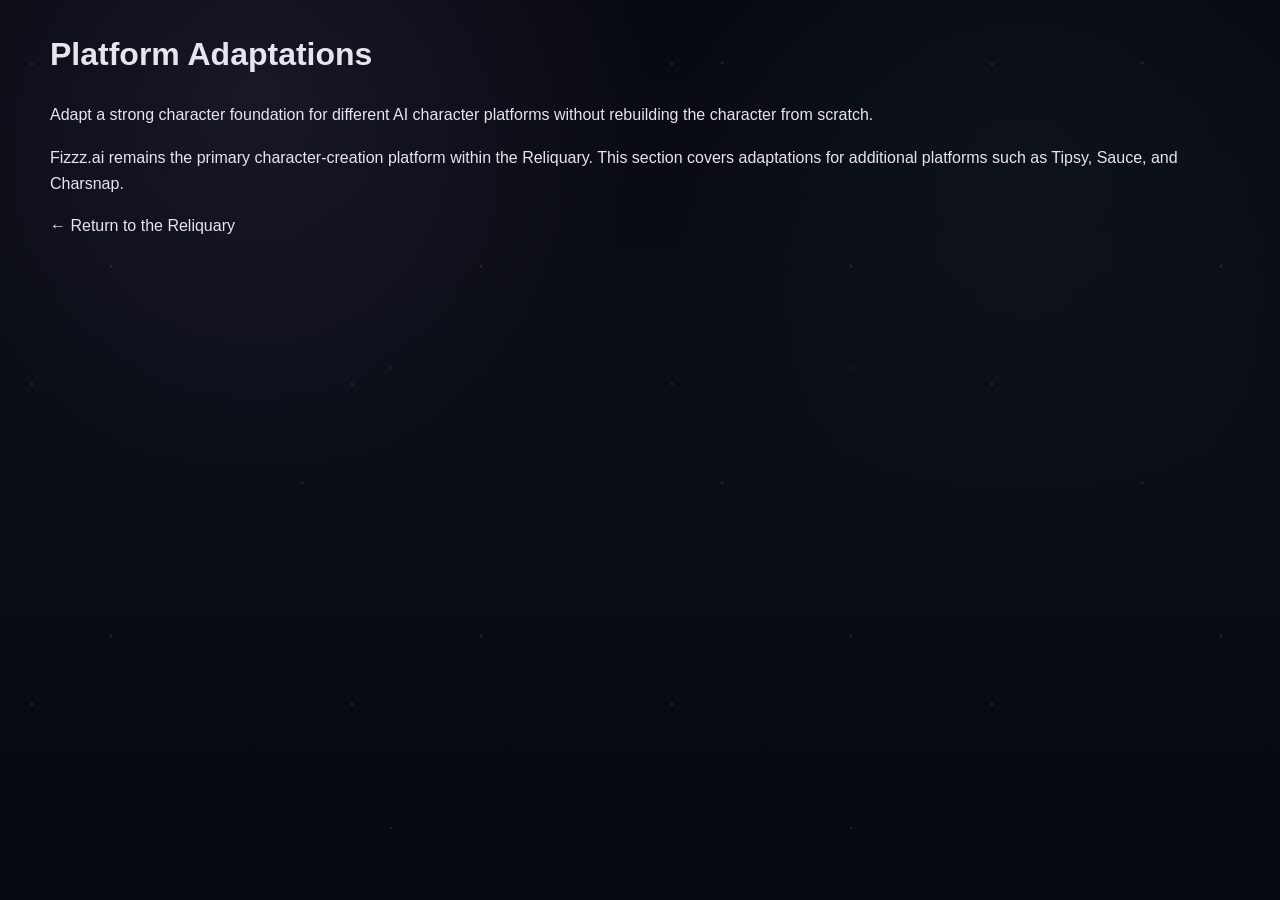
<file: platforms/index.html>
<!DOCTYPE html>
<html lang="en">
<head>
  <meta charset="UTF-8">
  <meta name="viewport" content="width=device-width, initial-scale=1.0">

  <title>Platform Adaptations | Rhey's Reliquary</title>

  <link rel="stylesheet" href="../style.css">
</head>

<body>

  <main class="site-shell resource-page">

    <h1>Platform Adaptations</h1>

    <p>
      Adapt a strong character foundation for different AI character
      platforms without rebuilding the character from scratch.
    </p>

    <p>
      Fizzz.ai remains the primary character-creation platform within
      the Reliquary. This section covers adaptations for additional
      platforms such as Tipsy, Sauce, and Charsnap.
    </p>

    <a href="../index.html">
      ← Return to the Reliquary
    </a>

  </main>

</body>
</html>
</file>
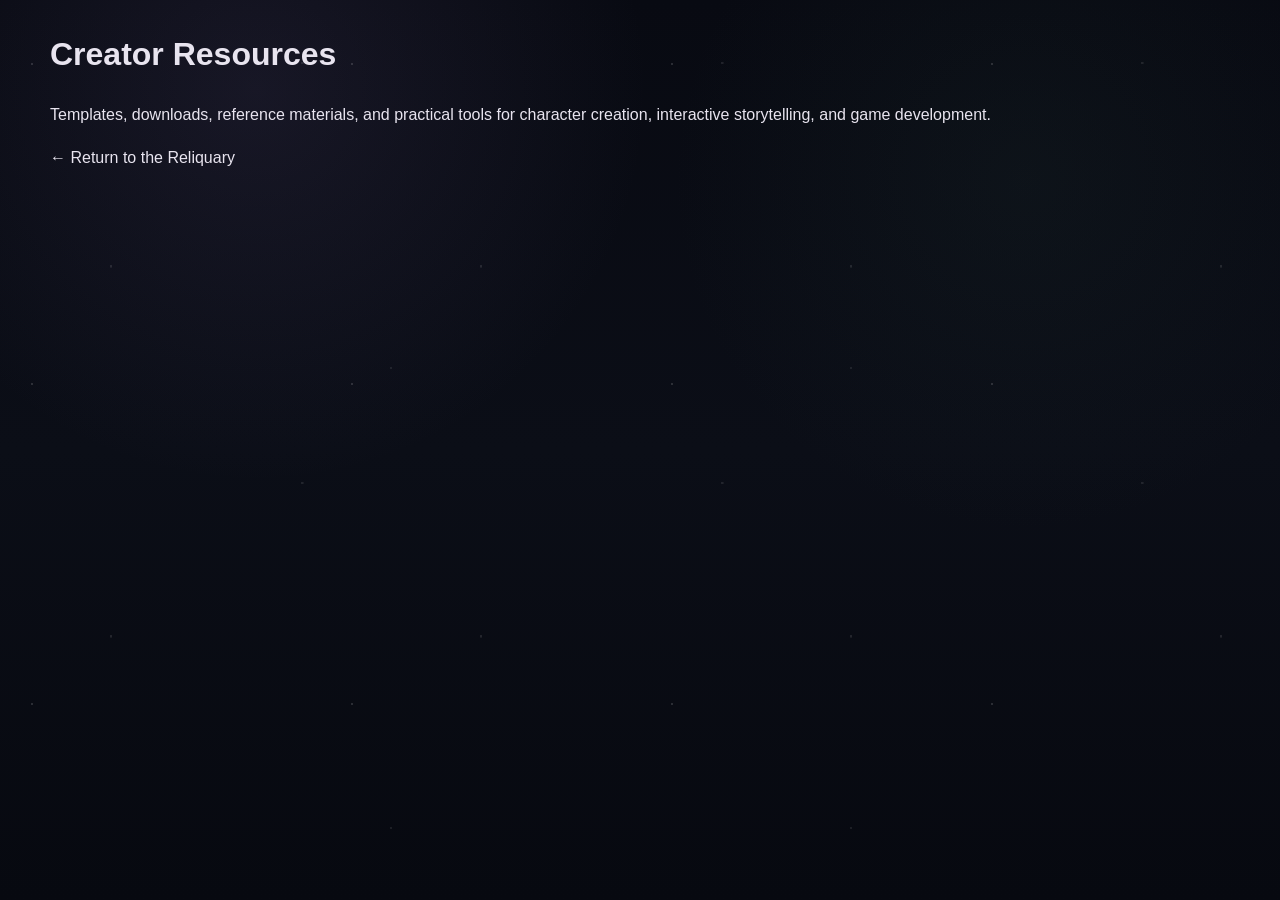
<file: resources/index.html>
<!DOCTYPE html>
<html lang="en">
<head>
  <meta charset="UTF-8">
  <meta name="viewport" content="width=device-width, initial-scale=1.0">

  <title>Creator Resources | Rhey's Reliquary</title>

  <link rel="stylesheet" href="../style.css">
</head>

<body>

  <main class="site-shell resource-page">

    <h1>Creator Resources</h1>

    <p>
      Templates, downloads, reference materials, and practical tools
      for character creation, interactive storytelling, and game development.
    </p>

    <a href="../index.html">
      ← Return to the Reliquary
    </a>

  </main>

</body>
</html>
</file>
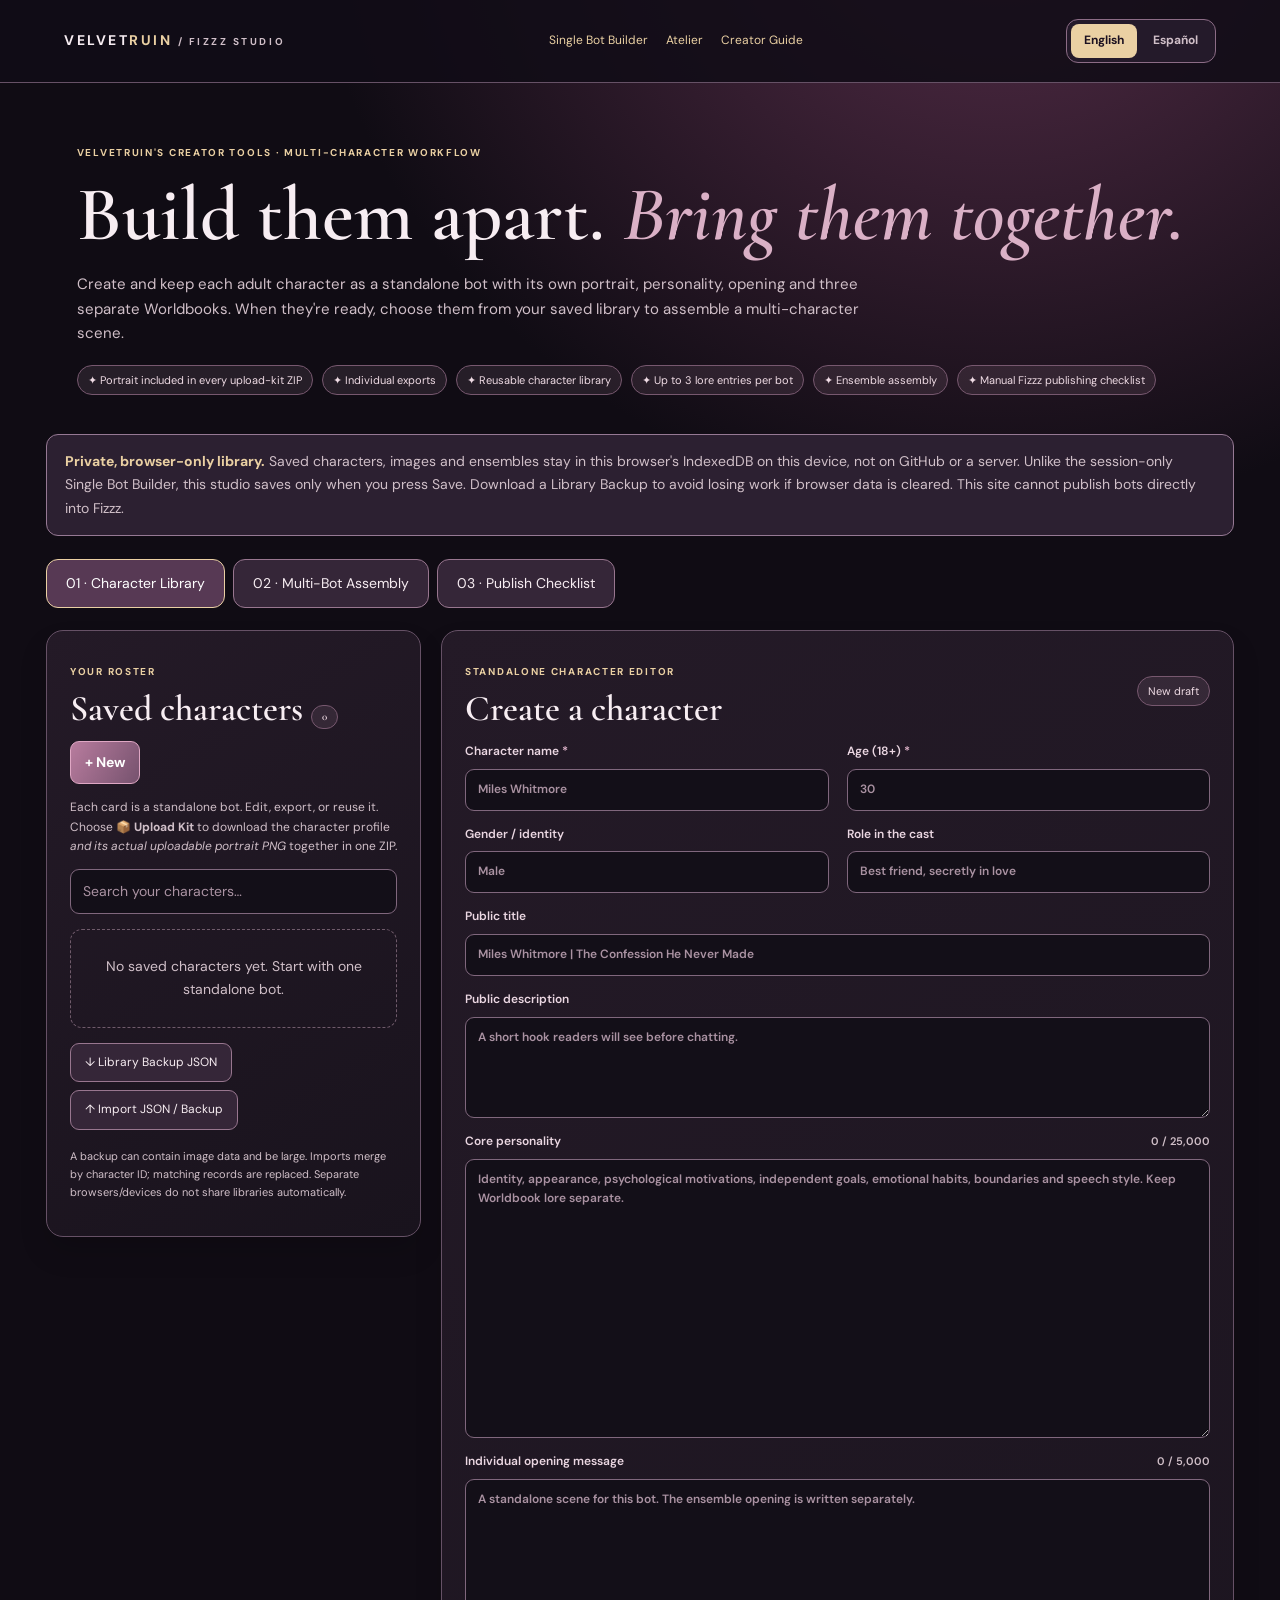
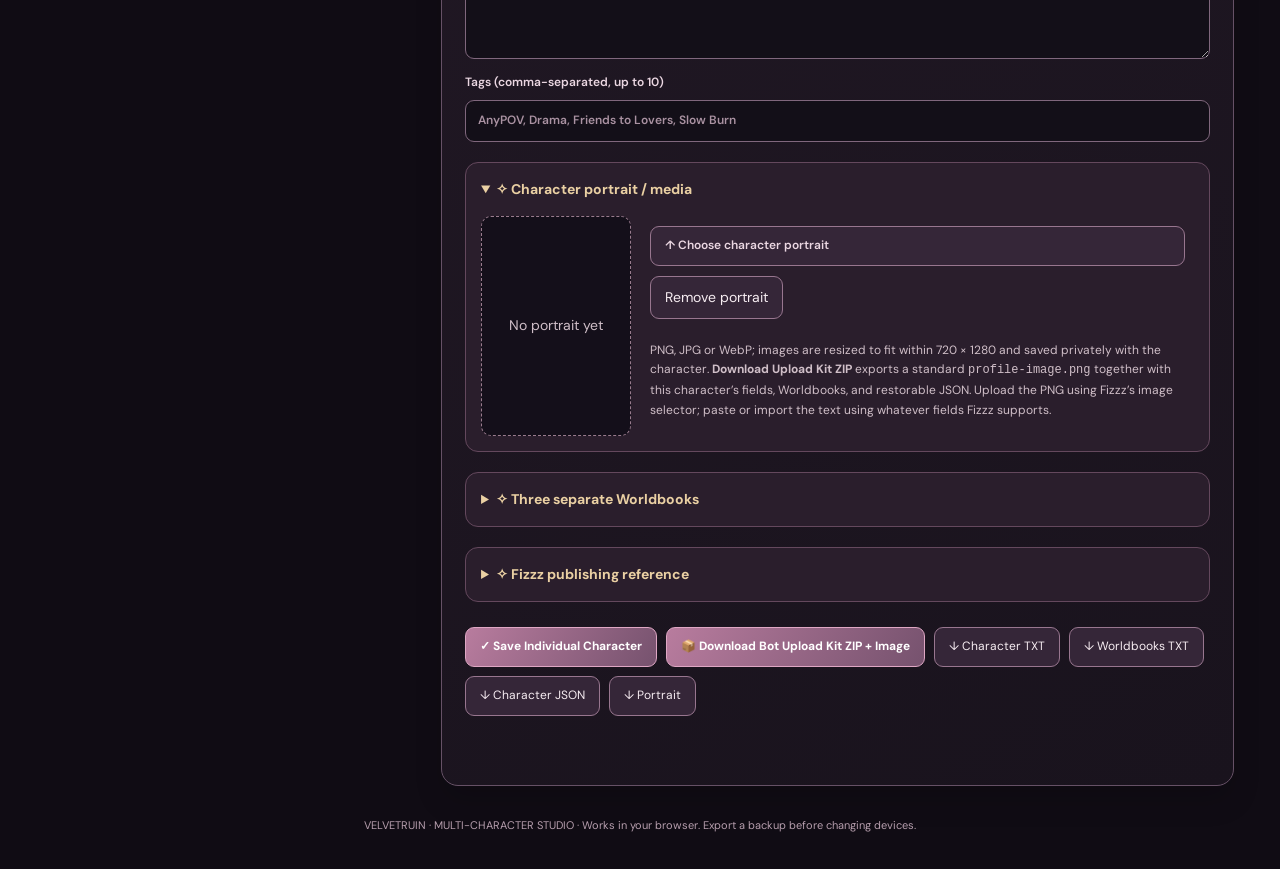
<file: fizzz/multi-studio/index.html>
<!doctype html>
<html lang="en">
<head>
<meta charset="utf-8">
<meta name="viewport" content="width=device-width, initial-scale=1">
<meta name="theme-color" content="#110c16">
<meta name="description" content="VelvetRuin Fizzz Multi-Character Studio: create, save, export and manage each character separately, then assemble saved characters into an ensemble bot.">
<title>Fizzz Multi-Character Studio · VelvetRuin</title>
<link rel="preconnect" href="https://fonts.googleapis.com">
<link href="https://fonts.googleapis.com/css2?family=Cormorant+Garamond:wght@400;500;600;700&family=DM+Sans:wght@400;500;600;700&display=swap" rel="stylesheet">
<link rel="stylesheet" href="studio.css?v=1">
<script src="locale.js?v=1" defer></script>
<script src="studio.js?v=2" defer></script>
</head>
<body>
<header class="site-header">
  <a class="brand" href="../../">VELVET<span>RUIN</span> <small>/ FIZZZ STUDIO</small></a>
  <nav aria-label="Fizzz tools"><a href="../prompt-builder/">Single Bot Builder</a><a href="../atelier/">Atelier</a><a href="../">Creator Guide</a></nav>
  <div class="language-switch" role="group" aria-label="Interface language / Idioma de la interfaz"><button type="button" data-lang="en" aria-pressed="true">English</button><button type="button" data-lang="es" aria-pressed="false">Español</button></div>
</header>
<section class="hero">
  <p class="eyebrow">VELVETRUIN'S CREATOR TOOLS · MULTI-CHARACTER WORKFLOW</p>
  <h1>Build them apart. <em>Bring them together.</em></h1>
  <p>Create and keep each adult character as a standalone bot with its own portrait, personality, opening and three separate Worldbooks. When they're ready, choose them from your saved library to assemble a multi-character scene.</p>
  <div class="hero-pills"><span>✦ Portrait included in every upload-kit ZIP</span><span>✦ Individual exports</span><span>✦ Reusable character library</span><span>✦ Up to 3 lore entries per bot</span><span>✦ Ensemble assembly</span><span>✦ Manual Fizzz publishing checklist</span></div>
</section>
<main class="container">
  <div class="notice privacy"><strong>Private, browser-only library.</strong> Saved characters, images and ensembles stay in this browser's IndexedDB on this device, not on GitHub or a server. Unlike the session-only Single Bot Builder, this studio saves only when you press Save. Download a Library Backup to avoid losing work if browser data is cleared. This site cannot publish bots directly into Fizzz.</div>
  <div class="tab-row" role="tablist" aria-label="Studio views">
    <button type="button" role="tab" aria-selected="true" class="tab active" data-view="characters">01 · Character Library</button>
    <button type="button" role="tab" aria-selected="false" class="tab" data-view="ensemble">02 · Multi-Bot Assembly</button>
    <button type="button" role="tab" aria-selected="false" class="tab" data-view="publish">03 · Publish Checklist</button>
  </div>
  <section id="view-characters" class="view" role="tabpanel">
    <div class="two-col">
      <aside class="panel library">
        <div class="panel-top"><div><p class="eyebrow">YOUR ROSTER</p><h2>Saved characters <span id="character-count" class="count">0</span></h2></div><button id="new-character" type="button" class="primary">+ New</button></div>
        <p class="muted">Each card is a standalone bot. Edit, export, or reuse it. Choose <strong>📦 Upload Kit</strong> to download the character profile <em>and its actual uploadable portrait PNG</em> together in one ZIP.</p>
        <input type="search" id="search-characters" placeholder="Search your characters…" aria-label="Search saved characters">
        <div id="character-list" class="card-list" aria-live="polite"><p class="muted">Your library is empty.</p></div>
        <div class="mini-actions"><button id="library-backup" type="button">↓ Library Backup JSON</button><label class="file-button">↑ Import JSON / Backup<input id="library-import" type="file" accept=".json,application/json" hidden></label></div>
        <p class="footnote">A backup can contain image data and be large. Imports merge by character ID; matching records are replaced. Separate browsers/devices do not share libraries automatically.</p>
      </aside>
      <section class="panel editor">
        <div class="panel-top"><div><p class="eyebrow">STANDALONE CHARACTER EDITOR</p><h2 id="editor-title">Create a character</h2></div><span id="character-save-state" class="badge">New draft</span></div>
        <form id="character-form" autocomplete="off">
          <div class="form-grid">
            <label>Character name <b>*</b><input id="c-name" maxlength="100" required placeholder="Miles Whitmore"></label>
            <label>Age (18+) <b>*</b><input id="c-age" type="number" min="18" max="150" required placeholder="30"></label>
            <label>Gender / identity<input id="c-gender" maxlength="90" placeholder="Male"></label>
            <label>Role in the cast<input id="c-role" maxlength="170" placeholder="Best friend, secretly in love"></label>
            <label class="full">Public title<input id="c-title" maxlength="150" placeholder="Miles Whitmore | The Confession He Never Made"></label>
            <label class="full">Public description<textarea id="c-bio" rows="4" placeholder="A short hook readers will see before chatting."></textarea></label>
            <label class="full">Core personality <span class="limit" id="count-core">0 / 25,000</span><textarea id="c-core" rows="13" maxlength="25000" placeholder="Identity, appearance, psychological motivations, independent goals, emotional habits, boundaries and speech style. Keep Worldbook lore separate."></textarea></label>
            <label class="full">Individual opening message <span class="limit" id="count-opening">0 / 5,000</span><textarea id="c-opening" rows="8" maxlength="5000" placeholder="A standalone scene for this bot. The ensemble opening is written separately."></textarea></label>
            <label class="full">Tags (comma-separated, up to 10)<input id="c-tags" placeholder="AnyPOV, Drama, Friends to Lovers, Slow Burn"></label>
          </div>
          <details class="fold" open><summary>✧ Character portrait / media</summary>
            <div class="portrait-grid"><div id="portrait-preview" class="portrait-preview">No portrait yet</div><div><label class="file-button">↑ Choose character portrait<input id="c-image" type="file" accept="image/png,image/jpeg,image/webp" hidden></label><button id="remove-image" type="button">Remove portrait</button><p class="muted">PNG, JPG or WebP; images are resized to fit within 720 × 1280 and saved privately with the character. <strong>Download Upload Kit ZIP</strong> exports a standard <code>profile-image.png</code> together with this character’s fields, Worldbooks, and restorable JSON. Upload the PNG using Fizzz’s image selector; paste or import the text using whatever fields Fizzz supports.</p></div></div>
          </details>
          <details class="fold"><summary>✧ Three separate Worldbooks</summary>
            <p class="muted">These are NOT concatenated into the character's personality or portable card. Export lore separately and enter it in the proper Fizzz Worldbook fields.</p>
            <div id="character-worldbooks"></div>
          </details>
          <details class="fold"><summary>✧ Fizzz publishing reference</summary>
            <div class="form-grid"><label class="full">Fizzz individual character URL or ID<input id="c-fizzz" placeholder="Paste the live individual character URL or ID after publishing"></label></div>
            <label class="check"><input type="checkbox" id="c-published"> I have created/published this individual character on Fizzz</label>
            <p class="muted">This is a creator-maintained status, not an automatic platform verification.</p>
          </details>
          <div class="action-bar"><button type="submit" class="primary">✓ Save Individual Character</button><button id="export-character-kit" type="button" class="primary">📦 Download Bot Upload Kit ZIP + Image</button><button id="export-character" type="button">↓ Character TXT</button><button id="export-worldbooks" type="button">↓ Worldbooks TXT</button><button id="export-character-json" type="button">↓ Character JSON</button><button id="export-image" type="button">↓ Portrait</button></div>
          <p id="character-message" class="status" role="status" aria-live="polite"></p>
        </form>
      </section>
    </div>
  </section>
  <section id="view-ensemble" class="view" role="tabpanel" hidden>
    <div class="two-col">
      <aside class="panel library">
        <div class="panel-top"><div><p class="eyebrow">ENSEMBLE ROSTER</p><h2>Choose saved bots</h2></div><span id="roster-count" class="count">0</span></div>
        <p class="muted">Select characters you already created separately. This assembly references their saved records; editing a character updates its roster entry.</p>
        <label>Add from your character library<select id="add-character"><option value="">Choose a saved character…</option></select></label>
        <button id="add-to-ensemble" type="button" class="primary full-button">+ Add Character to Ensemble</button>
        <div id="roster" class="card-list" aria-live="polite"></div>
        <p class="footnote">For the Thanksgiving example, use five main characters. The tool itself does not assert a platform character limit.</p>
        <div class="fold note"><strong>📎 Existing Fizzz bots</strong><p class="muted">Once each character is created on Fizzz, use the platform's Multi-Character creation screen to select those existing characters. This studio prepares the content and records their URLs/IDs; it does not connect to Fizzz's private upload interface.</p></div>
      </aside>
      <section class="panel editor">
        <div class="panel-top"><div><p class="eyebrow">MULTI-BOT SETUP</p><h2>Group scenario & lore</h2></div><span class="badge">Separate from individual bots</span></div>
        <section class="creation-guide" aria-labelledby="creation-guide-title">
          <div class="guide-heading"><span class="guide-icon" aria-hidden="true">✦</span><div><p class="eyebrow">START HERE · HOW THIS BUILDER WORKS</p><h3 id="creation-guide-title">Five steps to your multi-character bot</h3></div></div>
          <p class="guide-lead">A multi-bot links <strong>already-created individual characters</strong>. It does not turn one group profile into five standalone bots. Follow these steps in order:</p>
          <ol class="guide-steps">
            <li><strong>Build each person separately.</strong> Use Character Library (Tab 01) to give each person a name, adult age, portrait, Core Personality, individual greeting and Worldbooks. Press <em>Save Individual Character</em> for each one.</li>
            <li><strong>Download their upload kits.</strong> Select <em>Download Bot Upload Kit ZIP + Image</em> for each character, or <em>All Character Kits ZIP + Portraits</em> later. Extract the ZIP to find the real <code>profile-image.png</code> and text files.</li>
            <li><strong>Create those individuals on Fizzz.</strong> In Fizzz Creator on the web, create each bot separately. Upload the matching PNG, paste its own fields, and save or publish. Come back to Tab 01, record each Fizzz URL/ID and tick that it was created.</li>
            <li><strong>Choose the saved characters here.</strong> In the left-hand roster, select each character from your library and press <em>Add Character to Ensemble</em>. Reorder or remove them as needed; they remain independent bots.</li>
            <li><strong>Write and export the group story.</strong> Complete the title, public description, group opening and shared lore below. Press <em>Save Multi-Bot Setup</em> and download the kits. In Fizzz's Multi-Character creator, select the <strong>existing characters</strong>, add the ensemble content, test and publish.</li>
          </ol>
          <div class="guide-tip"><strong>Important:</strong> Saving or exporting here does not upload a bot to Fizzz. The ZIP is a creator kit, not a native Fizzz import. The English / Español switch translates this website and the included guides, <strong>not the character text you write</strong>.</div>
          <div class="guide-links"><button id="guide-characters" type="button">↗ Go to Character Library</button><button id="guide-publish" type="button">↗ Full publishing checklist</button></div>
        </section>
        <div class="form-grid">
          <label class="full">Open a saved ensemble<select id="saved-ensembles"><option value="">New ensemble…</option></select></label>
          <label class="full">Multi-bot title<input id="g-title" placeholder="Under the Table | A Very Whitmore Thanksgiving"></label>
          <label class="full">Public description<textarea id="g-bio" rows="5" placeholder="The invitation, the emotional hook and the scandals."></textarea></label>
          <label class="full">Group opening scene <span class="limit" id="count-group-opening">0 / 5,000</span><textarea id="g-opening" maxlength="5000" rows="11" placeholder="The ensemble's initial message, with naturally overlapping characters and player agency."></textarea></label>
          <label class="full">Group interaction and continuity rules<textarea id="g-rules" rows="6" placeholder="Who knows what, character autonomy, never writing the player's actions, when each character speaks, slow-burn progression."></textarea></label>
        </div>
        <details class="fold" open><summary>✧ Shared setting & Worldbooks</summary><p class="muted">Use these for ensemble-specific setting, interaction and secrets. Character Worldbooks remain on each standalone record.</p><div id="group-worldbooks"></div></details>
        <div class="action-bar"><button id="save-ensemble" type="button" class="primary">✓ Save Multi-Bot Setup</button><button id="export-ensemble-kits" type="button" class="primary">📦 All Character Kits ZIP + Portraits</button><button id="export-group" type="button">↓ Assembly Instructions TXT</button><button id="export-group-json" type="button">↓ Full Project Backup JSON</button><button id="delete-ensemble" type="button" class="danger">Delete Saved Setup</button></div>
        <p id="ensemble-message" class="status" role="status" aria-live="polite"></p>
      </section>
    </div>
  </section>
  <section id="view-publish" class="view" role="tabpanel" hidden>
    <section class="panel publish">
      <p class="eyebrow">THE CORRECT FIZZZ WORKFLOW</p><h2>Individual bots first. <em>Multi-bot second.</em></h2>
      <ol class="steps">
        <li><strong>Create each character separately.</strong> Give Miles, Wren, Sebastian, Genevieve and Elias their own standalone profiles, personality, initial message, portrait and individual lore. Save each in your library.</li>
        <li><strong>Download each character’s Upload Kit ZIP.</strong> One ZIP contains their public profile, Core Personality, individual opening, separate Worldbooks, restorable JSON, <strong>and a real profile-image.png</strong>. Unzip it and upload the PNG through Fizzz’s image control. Alternatively, download an <strong>All Character Kits ZIP</strong> from the group editor to collect every cast member’s files at once.</li>
        <li><strong>Create/upload those five characters inside Fizzz.</strong> Enter each field into the corresponding standalone bot. Publish or save as Fizzz requires; then record its URL/ID back in this studio.</li>
        <li><strong>Create the Multi-Character bot on Fizzz.</strong> In Fizzz's multibot builder, choose the already-created characters from the list, instead of trying to upload a single combined character card.</li>
        <li><strong>Transfer the group scenario.</strong> Use the group's title, bio, opening, shared Worldbooks, and interaction guidance. Follow the fields Fizzz actually offers. Test entrances, speaking order, continuity and {{user}} autonomy.</li>
      </ol>
      <div class="notice">The portrait file inside each ZIP is a standard PNG ready for selection in a website image-upload field. <strong>The ZIP itself is not a verified native Fizzz import.</strong> Unzip first, upload the PNG separately, and enter/copy the corresponding profile and lore into Fizzz. Direct publishing would require an authorized Fizzz integration or API.</div>
      <div class="action-bar"><button type="button" id="go-characters" class="primary">Create individual bots →</button><button type="button" id="go-ensemble">Assemble your cast →</button><a class="link-button" href="https://fizzz.ai/" target="_blank" rel="noopener noreferrer">Open Fizzz ↗</a></div>
    </section>
  </section>
  <footer>VELVETRUIN · MULTI-CHARACTER STUDIO · Works in your browser. Export a backup before changing devices.</footer>
</main>
</body>
</html>
</file>
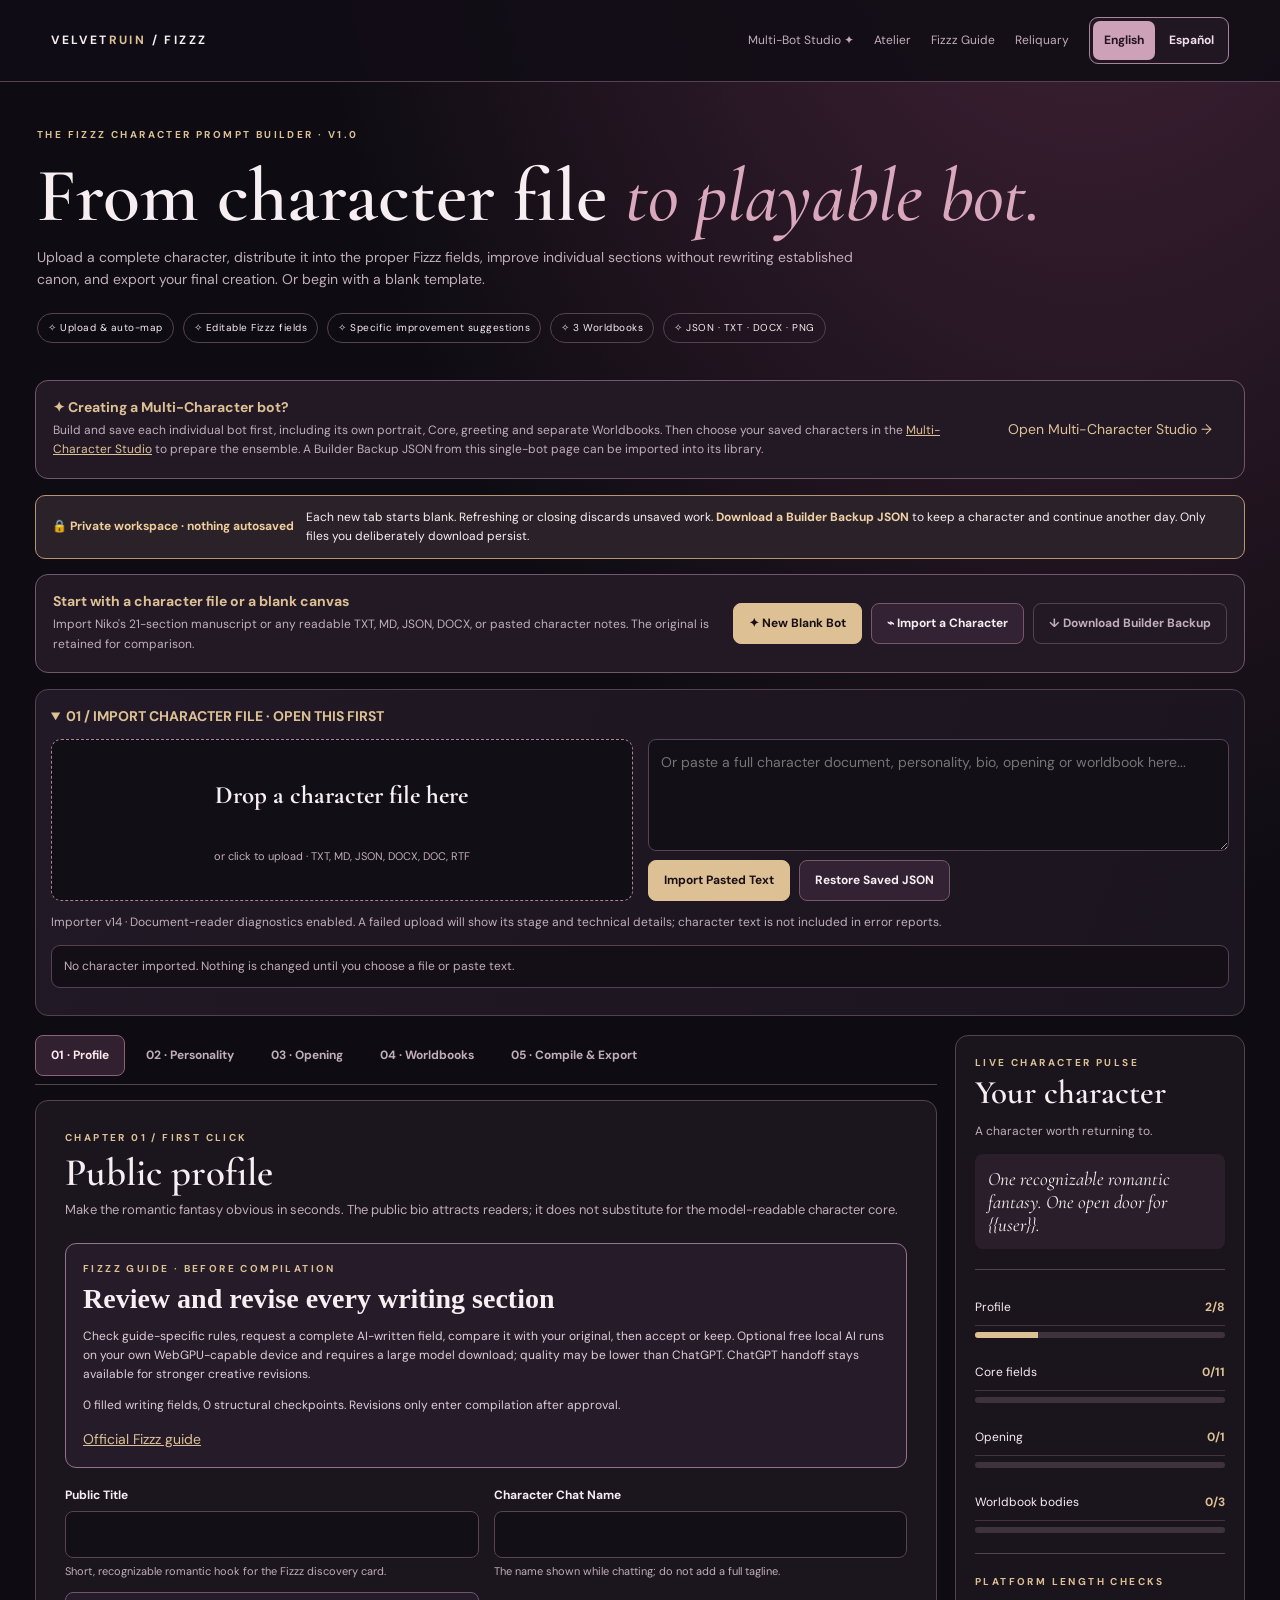
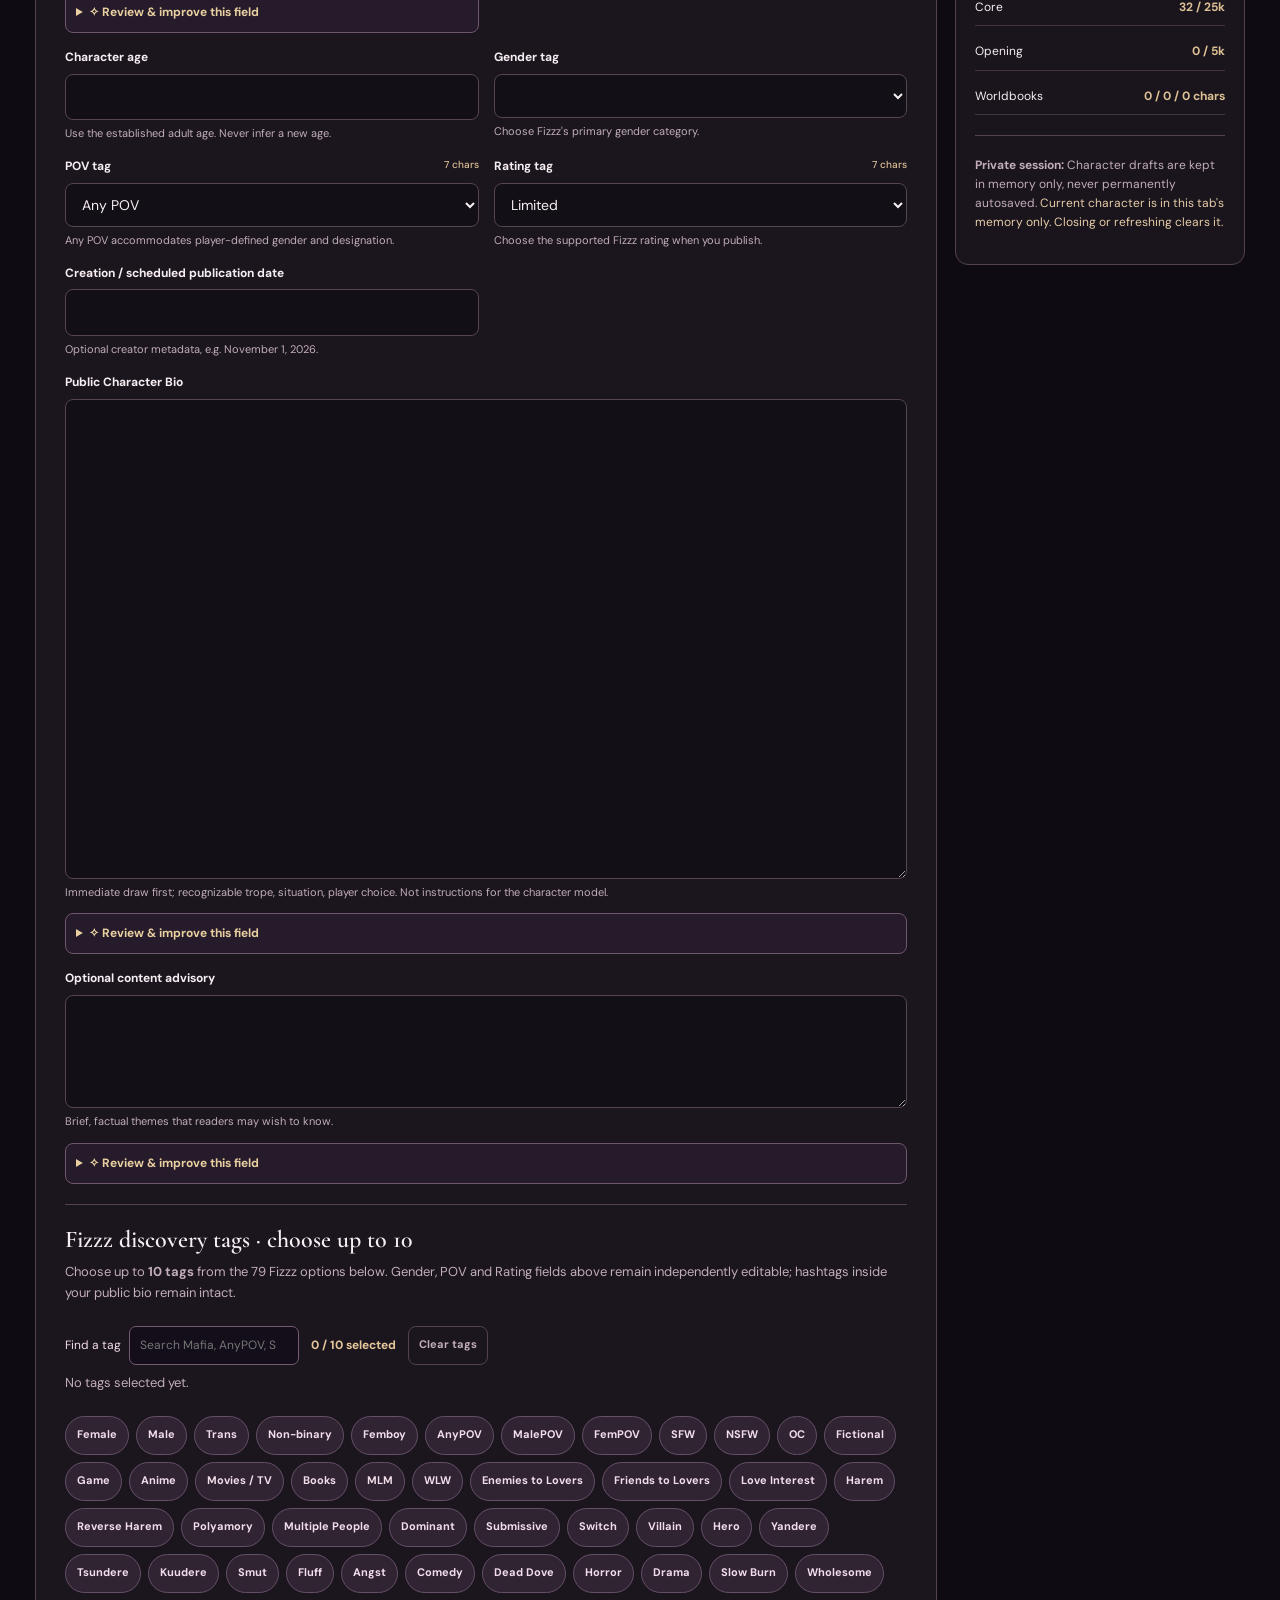
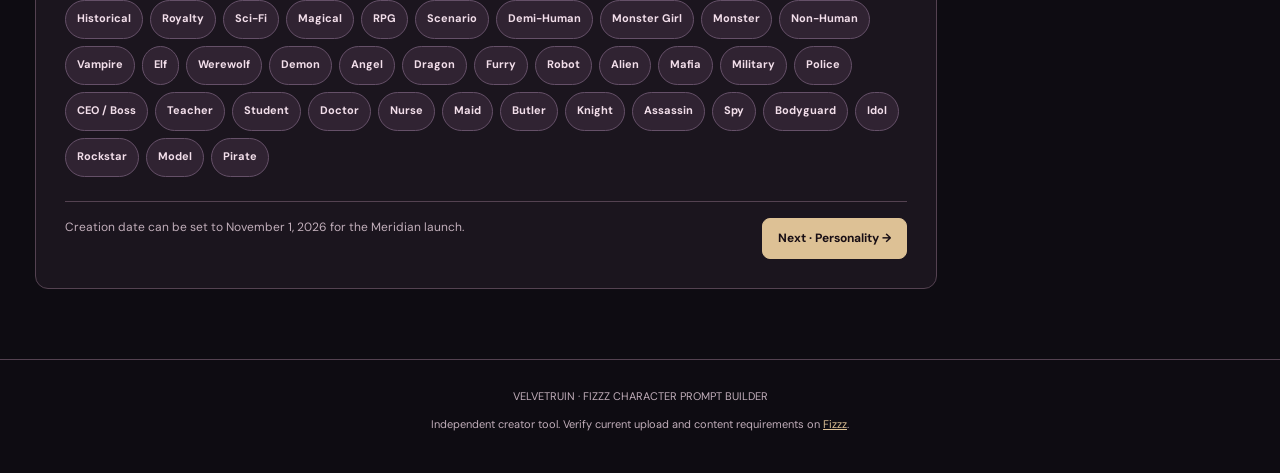
<file: fizzz/prompt-builder/index.html>
<!doctype html>
<html lang="en"><head>
<meta charset="utf-8"><meta name="viewport" content="width=device-width,initial-scale=1">
<meta name="description" content="Fizzz Prompt Builder by VelvetRuin: import complete character files, review and strengthen their hooks, edit a field-by-field Fizzz template, export copy-ready character fields.">
<title>Fizzz Character Prompt Builder · VelvetRuin</title>
<link rel="preconnect" href="https://fonts.googleapis.com">
<link href="https://fonts.googleapis.com/css2?family=Cormorant+Garamond:wght@400;500;600;700&family=DM+Sans:wght@400;500;600;700&display=swap" rel="stylesheet">
<style>
:root{color-scheme:dark;--bg:#0e0c12;--panel:#1b151e;--raised:#241c27;--line:#544251;--muted:#c1aeba;--ink:#f7eef2;--rose:#d9a8bd;--gold:#ddc195;--green:#a7d7b4;--red:#eaa3ab}
*{box-sizing:border-box}html{scroll-behavior:smooth}body{margin:0;background:radial-gradient(ellipse 90% 50% at 85% -10%,#4b263e 0,transparent 70%),var(--bg);color:var(--ink);font-family:"DM Sans",Arial,sans-serif;font-size:14px;line-height:1.6}
button,input,textarea,select{font:inherit}button{cursor:pointer}button:disabled{cursor:not-allowed;opacity:.5}a{color:var(--gold)}.sitehead{display:flex;align-items:center;justify-content:space-between;gap:15px;padding:17px clamp(18px,4vw,68px);border-bottom:1px solid var(--line);background:#110d15e8;flex-wrap:wrap}
.brand{color:var(--ink);text-decoration:none;letter-spacing:.2em;font-size:12px;font-weight:700}.brand span{color:var(--gold)}.headlinks{display:flex;gap:20px;align-items:center}.headlinks a{font-size:12px;text-decoration:none;color:var(--muted)}.hero{max-width:1250px;margin:auto;padding:45px 22px 18px}.eyebrow{color:var(--gold);text-transform:uppercase;letter-spacing:.24em;font-size:10px;font-weight:700}h1,h2,h3,h4{font-family:"Cormorant Garamond",Georgia,serif;line-height:1.08;font-weight:600}h1{font-size:clamp(42px,6.8vw,76px);margin:12px 0 9px}h1 em{color:var(--rose);font-weight:500}.hero p{color:var(--muted);max-width:850px;margin:0;font-size:14px}.hero-points{display:flex;gap:9px;flex-wrap:wrap;margin:22px 0 9px}.hero-points span{border:1px solid var(--line);padding:6px 10px;font-size:10px;letter-spacing:.05em;border-radius:50px}
.shell{max-width:1250px;margin:10px auto 70px;padding:0 20px}.banner{background:#231925;border:1px solid #72566b;border-radius:13px;padding:15px 17px;display:flex;align-items:center;gap:17px;flex-wrap:wrap;margin-bottom:16px}.banner .message{flex:1;min-width:220px}.banner b{display:block;color:var(--gold)}.banner p{font-size:12px;color:var(--muted);margin:3px 0}.actions{display:flex;gap:9px;align-items:center;flex-wrap:wrap}button,.btn,.file-trigger{border-radius:8px;border:1px solid #76586a;padding:10px 15px;background:#322233;color:var(--ink);font-size:12px;font-weight:700;text-decoration:none;display:inline-flex;align-items:center;justify-content:center;gap:7px;min-height:39px}.btn.primary,button.primary{color:#180e14;background:var(--gold);border-color:var(--gold)}button:hover,.btn:hover,.file-trigger:hover{filter:brightness(1.12)}button.subtle{background:transparent;border-color:var(--line);color:var(--muted)}button.mini{padding:6px 9px;font-size:11px;min-height:28px}
.import-area{background:linear-gradient(110deg,#211925,#1b151f);padding:15px;border-radius:13px;border:1px solid var(--line);margin-bottom:19px}.import-area summary{cursor:pointer;font-weight:700;color:var(--gold)}.import-flex{display:grid;grid-template-columns:1fr 1fr;gap:15px;margin-top:12px}.upload{display:grid;place-items:center;text-align:center;border:1px dashed #ac8498;min-height:145px;border-radius:10px;padding:18px;cursor:pointer;background:#110e16}.upload b{font-family:"Cormorant Garamond";font-size:25px}.upload small{font-size:11px;color:var(--muted)}.upload input{display:none}.upload.drag{background:#3e2839}.paste textarea{min-height:112px}.paste .actions{margin-top:9px}
.editor{display:grid;grid-template-columns:minmax(0,1fr) 290px;gap:18px;align-items:start}.main{min-width:0}.tabs{display:flex;gap:5px;overflow-x:auto;border-bottom:1px solid var(--line);padding-bottom:8px;margin-bottom:15px;scrollbar-width:thin}.tab{background:transparent;border:1px solid transparent;white-space:nowrap;color:var(--muted);padding:10px 15px;border-radius:8px;font-weight:700}.tab.active{background:#31202f;border-color:#8d6278;color:#ffe7ed}.panel{border:1px solid var(--line);border-radius:13px;background:var(--panel);padding:clamp(17px,3vw,29px)}.panel[hidden]{display:none}.panel h2{font-size:39px;margin:6px 0}.panel>p{color:var(--muted);margin:0 0 22px;font-size:13px}.field-group{display:grid;grid-template-columns:1fr 1fr;gap:15px}.field{display:block;min-width:0}.field.wide{grid-column:1 / -1}.field label{display:flex;justify-content:space-between;gap:10px;font-weight:700;margin-bottom:6px;font-size:12px}.field label small{color:var(--gold);font-weight:500;white-space:nowrap}.field .help{color:var(--muted);font-size:11px;margin:5px 0 0}.field textarea,.field input[type=text],.field select,.paste textarea{display:block;width:100%;border:1px solid #564353;border-radius:8px;color:var(--ink);background:#120f16;padding:11px 12px;outline:none;resize:vertical}.field textarea:focus,.field input:focus,.field select:focus,.paste textarea:focus{border-color:var(--gold);box-shadow:0 0 0 2px #ddc19522}.field textarea{min-height:90px}.field textarea.large{min-height:250px}.field textarea.long{min-height:480px}.field .over{color:var(--red);font-weight:800}.field .ok{color:var(--green)}.separator{height:1px;background:var(--line);margin:20px 0}.sectiontitle{font:600 24px "Cormorant Garamond",Georgia,serif;margin:5px 0 8px}.muted{color:var(--muted);font-size:12px}.hint{background:#2a202a;border-left:3px solid var(--gold);padding:11px 14px;font-size:12px;color:#ecdae3;margin:13px 0;border-radius:3px}.step-buttons{display:flex;justify-content:space-between;gap:10px;flex-wrap:wrap;margin-top:24px;padding-top:16px;border-top:1px solid var(--line)}
.side{border:1px solid var(--line);background:#1a141c;border-radius:13px;padding:19px;position:sticky;top:18px}.side h3{font-size:33px;margin:4px 0 9px}.side .stats{display:grid;gap:8px}.metric{display:flex;justify-content:space-between;gap:13px;border-bottom:1px solid #43333f;padding:8px 0;font-size:12px}.metric strong{color:var(--gold)}.meter{height:6px;background:#3e333d;border-radius:8px;overflow:hidden;margin:6px 0 17px}.meter>span{display:block;height:100%;background:var(--gold);width:0;transition:width .25s}.side .hook{padding:13px;background:#291e29;border-radius:8px;font:italic 19px "Cormorant Garamond",Georgia,serif}.side ul{padding-left:18px;margin:8px 0;color:var(--muted);font-size:11px}.import-status{border:1px solid var(--line);padding:11px 12px;border-radius:9px;background:#140f17;color:var(--muted);margin:12px 0;font-size:12px}.import-status.success{border-color:#4f775c;color:var(--green)}.import-status.error{border-color:#b25560;color:var(--red)}
.chips{display:flex;flex-wrap:wrap;gap:7px;margin-top:12px}.chip{border:1px solid #655068;background:#302332;color:#f2deea;border-radius:50px;padding:7px 11px;font-size:11px;cursor:pointer}.chip.on{background:#d3a9bc;color:#211522;border-color:#f6cedc}.world-card{border:1px solid #5e4757;background:#201922;border-radius:9px;padding:17px;margin-bottom:16px}.world-card h3{font-size:29px;margin:0 0 9px}.world-card .field-group{margin-top:12px}.world-meta{display:flex;gap:10px;align-items:center;flex-wrap:wrap}.world-meta .file-trigger{font-size:11px}.suggestions{display:grid;gap:11px}.suggestion{background:#211924;border:1px solid #6e4b61;padding:15px;border-radius:10px}.suggestion h4{font-size:27px;margin:0}.suggestion p{margin:6px 0 11px;color:var(--muted);font-size:12px}.compare{display:grid;grid-template-columns:1fr 1fr;gap:10px}.compare>div{min-width:0;background:#140f18;border:1px solid #42303f;padding:10px;border-radius:8px}.compare b{color:var(--gold);font-size:10px;letter-spacing:.08em}.compare pre{font:12px/1.65 "DM Sans",sans-serif;white-space:pre-wrap;overflow-wrap:anywhere;max-height:260px;overflow:auto;margin:6px 0}.suggestion .actions{margin-top:10px}
.pre{white-space:pre-wrap;overflow-wrap:anywhere;background:#120f17;border:1px solid var(--line);border-radius:8px;padding:15px;max-height:440px;overflow:auto;font:12px/1.6 Consolas,monospace}.output-section{margin:15px 0}.output-section header{display:flex;justify-content:space-between;gap:9px;align-items:center}.output-section h3{font-size:25px;margin:7px 0}.output-tools{display:flex;gap:9px;flex-wrap:wrap}.imageview{display:grid;grid-template-columns:160px 1fr;gap:16px;align-items:center}.imageview img{width:160px;aspect-ratio:9/16;object-fit:cover;background:#171018;border:1px solid var(--line);border-radius:8px}.footer{padding:28px;text-align:center;color:var(--muted);font-size:11px;border-top:1px solid var(--line)}.footer a{color:var(--gold)}#toast{position:fixed;bottom:17px;right:20px;background:#382338;border:1px solid var(--gold);padding:12px 18px;border-radius:8px;z-index:4;max-width:420px;box-shadow:0 10px 30px #0009;display:none}
@media(max-width:900px){.editor{grid-template-columns:1fr}.side{position:static;order:-1}.import-flex{grid-template-columns:1fr}.field-group{grid-template-columns:1fr}.compare{grid-template-columns:1fr}.hero{padding-top:33px}}
@media(max-width:530px){.hero h1{font-size:43px}.shell{padding:0 12px}.sitehead{padding:14px}.panel{padding:15px}.tab{padding:9px 11px}.imageview{grid-template-columns:1fr}.side{display:none}}
.tag-picker-tools{display:flex;flex-wrap:wrap;align-items:center;gap:12px;margin:14px 0 8px}.tag-picker-tools label{display:flex;align-items:center;gap:8px;font-size:12px;color:#f2deea}.tag-picker-tools input{max-width:300px;min-width:170px;padding:9px 10px;background:#130e19;border:1px solid #765a72;border-radius:7px;color:#f8edf4}.tag-picker-tools #tag-count{font-weight:700;font-size:12px;color:#e6c79b}.tag-picker-tools button{font-size:11px;padding:7px 10px}#tag-selected{line-height:1.6;overflow-wrap:anywhere}
.session-safety{display:flex;gap:12px;flex-wrap:wrap;align-items:center;padding:12px 16px;margin-bottom:15px;border:1px solid #b69577;background:#2b2229;border-radius:10px;font-size:12px;line-height:1.6}.session-safety>strong{color:#efce9c;white-space:nowrap}.session-safety>span{flex:1;min-width:260px}.session-safety>span strong{color:#f0d1a8}
.worldbook-bundle-tools{padding:14px;margin:12px 0 18px;border:1px solid #84627a;background:rgba(255,255,255,.035);border-radius:10px}.worldbook-bundle-tools button,.worldbook-bundle-tools .file-trigger{margin-right:8px;margin-bottom:9px}.worldbook-bundle-tools p{font-size:12px}#worldbooks-import-status{color:#e2cda8;white-space:pre-wrap}
.locale-switch{display:inline-flex;gap:3px;align-items:center;padding:3px;border:1px solid #a883a0;border-radius:9px;background:#201722}.locale-switch button{color:#f1deea;border:0;border-radius:7px;padding:7px 11px;font-size:12px;font-weight:700;background:transparent}.locale-switch button[aria-pressed="true"]{background:#cda1b8;color:#21141f}.locale-switch button:focus-visible{outline:2px solid #f6e2c5;outline-offset:2px}@media(max-width:740px){.headlinks{flex-wrap:wrap;gap:12px}.locale-switch{width:100%;justify-content:center}}
</style>
<script defer src="../../tipsy/prompt-builder/legacy-doc.js?v=1"></script>
<script defer src="../../tipsy/prompt-builder/migration-parser.js?v=3"></script>
<script defer src="../atelier/export-suite.js?v=4"></script>
<script defer src="session-privacy.js?v=1"></script>
<script defer src="worldbook-source.js?v=1"></script>
<script defer src="builder.js?v=15"></script>
<script defer src="compiler.js?v=8"></script>
<script defer src="chatgpt-handoff.js?v=2"></script>
<script defer src="field-review.js?v=2"></script>
<script defer src="worldbook-transfer.js?v=1"></script>
<script defer src="locale.js?v=1"></script>
</head><body>
<header class="sitehead"><a class="brand" href="../../">VELVET<span>RUIN</span> / FIZZZ</a><nav class="headlinks"><a href="../multi-studio/">Multi-Bot Studio ✦</a><a href="../atelier/">Atelier</a><a href="../">Fizzz Guide</a><a href="../../">Reliquary</a><div class="locale-switch" role="group" aria-label="Interface language / Idioma de la interfaz"><button type="button" data-language="en" aria-pressed="true">English</button><button type="button" data-language="es" aria-pressed="false">Español</button></div></nav></header>
<section class="hero"><div class="eyebrow">THE FIZZZ CHARACTER PROMPT BUILDER · V1.0</div><h1>From character file <em>to playable bot.</em></h1><p>Upload a complete character, distribute it into the proper Fizzz fields, improve individual sections without rewriting established canon, and export your final creation. Or begin with a blank template.</p><div class="hero-points"><span>✧ Upload & auto-map</span><span>✧ Editable Fizzz fields</span><span>✧ Specific improvement suggestions</span><span>✧ 3 Worldbooks</span><span>✧ JSON · TXT · DOCX · PNG</span></div></section>
<div class="shell">
<section class="banner" aria-label="Multi-character creation"><div class="message"><b>✦ Creating a Multi-Character bot?</b><p>Build and save each individual bot first, including its own portrait, Core, greeting and separate Worldbooks. Then choose your saved characters in the <a href="../multi-studio/">Multi-Character Studio</a> to prepare the ensemble. A Builder Backup JSON from this single-bot page can be imported into its library.</p></div><div class="actions"><a class="primary" href="../multi-studio/" style="text-decoration:none;border-radius:9px;padding:10px 15px;align-self:center">Open Multi-Character Studio →</a></div></section>
<section class="session-safety" role="note"><strong><span aria-hidden="true">🔒</span> Private workspace · nothing autosaved</strong><span>Each new tab starts blank. Refreshing or closing discards unsaved work. <strong>Download a Builder Backup JSON</strong> to keep a character and continue another day. Only files you deliberately download persist.</span></section>
<section class="banner"><div class="message"><b>Start with a character file or a blank canvas</b><p>Import Niko's 21-section manuscript or any readable TXT, MD, JSON, DOCX, or pasted character notes. The original is retained for comparison.</p></div><div class="actions"><button class="primary" id="start-empty" type="button">✦ New Blank Bot</button><button id="jump-import" type="button">⌁ Import a Character</button><button class="subtle" id="download-backup" type="button">↓ Download Builder Backup</button></div></section>
<details class="import-area" id="import-box" open><summary>01 / IMPORT CHARACTER FILE · OPEN THIS FIRST</summary>
<div class="import-flex"><label class="upload" id="drop-area"><b>Drop a character file here</b><small>or click to upload · TXT, MD, JSON, DOCX, DOC, RTF</small><input type="file" id="character-file" accept=".txt,.md,.markdown,.json,.docx,.doc,.rtf"></label><div class="paste"><textarea id="character-paste" autocomplete="off" placeholder="Or paste a full character document, personality, bio, opening or worldbook here..."></textarea><div class="actions"><button id="import-paste" class="primary" type="button">Import Pasted Text</button><button id="restore-backup" type="button">Restore Saved JSON</button></div></div></div>
<p class="muted" id="import-engine-version">Importer v14 · Document-reader diagnostics enabled. A failed upload will show its stage and technical details; character text is not included in error reports.</p>
<div class="import-status" id="import-status" role="status" aria-live="polite">No character imported. Nothing is changed until you choose a file or paste text.</div></details>
<div class="editor"><main class="main">
<nav class="tabs" aria-label="Builder sections">
<button class="tab active" data-tab="profile">01 · Profile</button><button class="tab" data-tab="core">02 · Personality</button><button class="tab" data-tab="opening">03 · Opening</button><button class="tab" data-tab="world">04 · Worldbooks</button><button class="tab" data-tab="output">05 · Compile & Export</button>
</nav>
<section class="panel" id="panel-profile"><div class="eyebrow">CHAPTER 01 / FIRST CLICK</div><h2>Public profile</h2><p>Make the romantic fantasy obvious in seconds. The public bio attracts readers; it does not substitute for the model-readable character core.</p><div class="field-group" id="fields-profile"></div><div class="separator"></div><h3 class="sectiontitle">Fizzz discovery tags · choose up to 10</h3><p class="muted">Choose up to <strong>10 tags</strong> from the 79 Fizzz options below. Gender, POV and Rating fields above remain independently editable; hashtags inside your public bio remain intact.</p><div class="tag-picker-tools"><label for="tag-search">Find a tag <input id="tag-search" type="search" autocomplete="off" placeholder="Search Mafia, AnyPOV, Slow Burn…"></label><span id="tag-count" role="status" aria-live="polite">0 / 10 selected</span><button id="tag-clear" type="button" class="subtle">Clear tags</button></div><p id="tag-selected" class="muted" aria-live="polite">No tags selected yet.</p><p id="tag-empty" class="muted" hidden>No tags match that search.</p><div class="chips" id="tag-choices"></div><div class="step-buttons"><span class="muted">Creation date can be set to November 1, 2026 for the Meridian launch.</span><button class="primary next" data-to="core">Next · Personality →</button></div></section>
<section class="panel" id="panel-core" hidden><div class="eyebrow">CHAPTER 02 / CORE MEMORY</div><h2>The person behind the premise</h2><p>Import each established fact into its proper field. Preserve a consistent personality and avoid repeating the same lore across the core and all three Worldbooks.</p><div class="field-group" id="fields-core"></div><div class="hint">Core Personality is generated from the structured fields below. The optional verbatim source section is stored for comparison and is not pasted twice into the final core.</div><div class="output-section"><header><h3>Compiled Core Personality</h3><strong id="core-counter"></strong></header><pre class="pre" id="core-preview"></pre></div><div class="step-buttons"><button class="subtle next" data-to="profile">← Profile</button><button class="primary next" data-to="opening">Next · Opening →</button></div></section>
<section class="panel" id="panel-opening" hidden><div class="eyebrow">CHAPTER 03 / FIRST MESSAGE</div><h2>Open the scene</h2><p>Preserve complete prose if already written. A scene outline is useful for coaching but should not replace an established novel-style first message.</p><div class="field-group" id="fields-opening"></div><div class="output-section"><header><h3>Live First Message</h3><strong id="greeting-counter"></strong></header><pre class="pre" id="opening-preview"></pre></div><div class="step-buttons"><button class="subtle next" data-to="core">← Personality</button><button class="primary next" data-to="world">Next · Worldbooks →</button></div></section>
<section class="panel" id="panel-world" hidden><div class="eyebrow">CHAPTER 04 / LORE ENTRIES</div><h2>Three separate Worldbooks</h2><p>Each can be Always Active or keyword-triggered, with up to 10,000 characters. Missing lore bodies are left blank and visibly flagged rather than fabricated from an outline.</p><div class="worldbook-bundle-tools"><label class="file-trigger" for="worldbooks-bundle-file">↥ Import Worldbooks 1–3<input id="worldbooks-bundle-file" type="file" accept=".txt,.md,.markdown,.json,.docx,.doc,.rtf,.pdf" hidden></label><button type="button" id="worldbooks-bundle-download">↓ Download 3-Worldbook Backup JSON</button><p class="muted">Import a Worldbook bundle or source file containing all three lore entries. This updates only the three separate Worldbook slots and does not replace the character. A character-only TXT/PNG/JSON contains no Worldbooks to recover.</p><p id="worldbooks-import-status" role="status" aria-live="polite"></p></div><div id="world-cards"></div><section id="worldbook-transfer-world" class="wb-transfer" aria-label="Transfer separate Worldbooks to Fizzz"></section><div class="step-buttons"><button class="subtle next" data-to="opening">← Opening</button><button class="primary next" data-to="output">Next · Compile →</button></div></section>
<section class="panel" id="panel-output" hidden><div class="eyebrow">CHAPTER 05 / FINAL BUILD</div><h2>Compile & export</h2><p>Review every writing field against the Fizzz guide first. Compile the approved Profile, Core Personality and Initial Message into a Worldbook-free character card. Worldbooks stay separate for manual entry on Fizzz.</p><div class="actions"><button id="refresh-suggestions" class="primary" type="button">✧ Review Original Fields</button><button id="download-original" type="button">↓ Save Original Source</button><button id="download-notes" type="button">↓ Save Improvement Notes</button></div><div id="readiness" class="hint" aria-live="polite"></div><div class="suggestions" id="suggestion-list"></div>
<div class="separator"></div><h3 class="sectiontitle">Export the completed character</h3><p class="muted">JSON and DOCX are organized field packages, not confirmed native Fizzz imports. Each card/publishing export contains only the character profile, Core Personality and Initial Message—never Worldbook bodies, triggers or media/voice directions. The separate Worldbook transfer tools below are for manual Fizzz entry.</p><div class="imageview" id="card-image-choice"><label class="file-trigger" for="export-png-image">Optional portrait for PNG card<input id="export-png-image" type="file" accept="image/png,image/jpeg,image/webp" hidden></label><p class="muted">Only used to draw exported PNG artwork. No separate Media or Voice setup is needed.</p></div><div class="output-tools"><button class="primary" id="download-txt">↓ Character-only TXT</button><button id="download-final-json">↓ Character-only JSON</button><button id="download-docx">↓ Character-only DOCX</button><button id="download-png">↓ Promotional PNG · Image Only</button><button class="subtle" id="download-project">↓ Download Builder Backup · Includes Worldbooks</button></div><p id="export-suite-status" class="muted" aria-live="polite">Character publishing exports contain no Worldbooks. The optional Builder Backup is different: it preserves your three editable Worldbooks for future work, and should NOT be uploaded as a finished character card.</p><section id="worldbook-transfer-output" class="wb-transfer" aria-label="Worldbook transfer to Fizzz"></section><div id="output-fields"></div><div class="step-buttons"><button class="subtle next" data-to="world">← Worldbooks</button><a href="https://fizzz.ai/" target="_blank" rel="noopener" class="btn primary">Open Fizzz ↗</a></div></section>
</main>
<aside class="side"><div class="eyebrow">LIVE CHARACTER PULSE</div><h3 id="side-name">Your character</h3><p id="side-sub" class="muted">Start with an import or title.</p><div class="hook" id="side-hook">One recognizable romantic fantasy. One open door for {{user}}.</div><div class="separator"></div><div class="metric"><span>Profile</span><strong id="metric-profile">0/8</strong></div><div class="meter"><span id="bar-profile"></span></div><div class="metric"><span>Core fields</span><strong id="metric-core">0/11</strong></div><div class="meter"><span id="bar-core"></span></div><div class="metric"><span>Opening</span><strong id="metric-opening">0/1</strong></div><div class="meter"><span id="bar-opening"></span></div><div class="metric"><span>Worldbook bodies</span><strong id="metric-world">0/3</strong></div><div class="meter"><span id="bar-world"></span></div><div class="separator"></div><div class="eyebrow">PLATFORM LENGTH CHECKS</div><div class="stats"><div class="metric"><span>Core</span><strong id="aside-core">0 / 25k</strong></div><div class="metric"><span>Opening</span><strong id="aside-opening">0 / 5k</strong></div><div class="metric"><span>Worldbooks</span><strong id="aside-world">3 × 10k</strong></div></div><div class="separator"></div><p class="muted"><strong>Private session:</strong> Character drafts are kept in memory only, never permanently autosaved. <span id="session-protection-status">Download a Builder Backup before closing or refreshing.</span></p></aside>
</div></div>
<footer class="footer">VELVETRUIN · FIZZZ CHARACTER PROMPT BUILDER <p>Independent creator tool. Verify current upload and content requirements on <a href="https://fizzz.ai/creator-guidelines/">Fizzz</a>.</p></footer>
<div id="toast" role="status"></div>
</body></html>
</file>
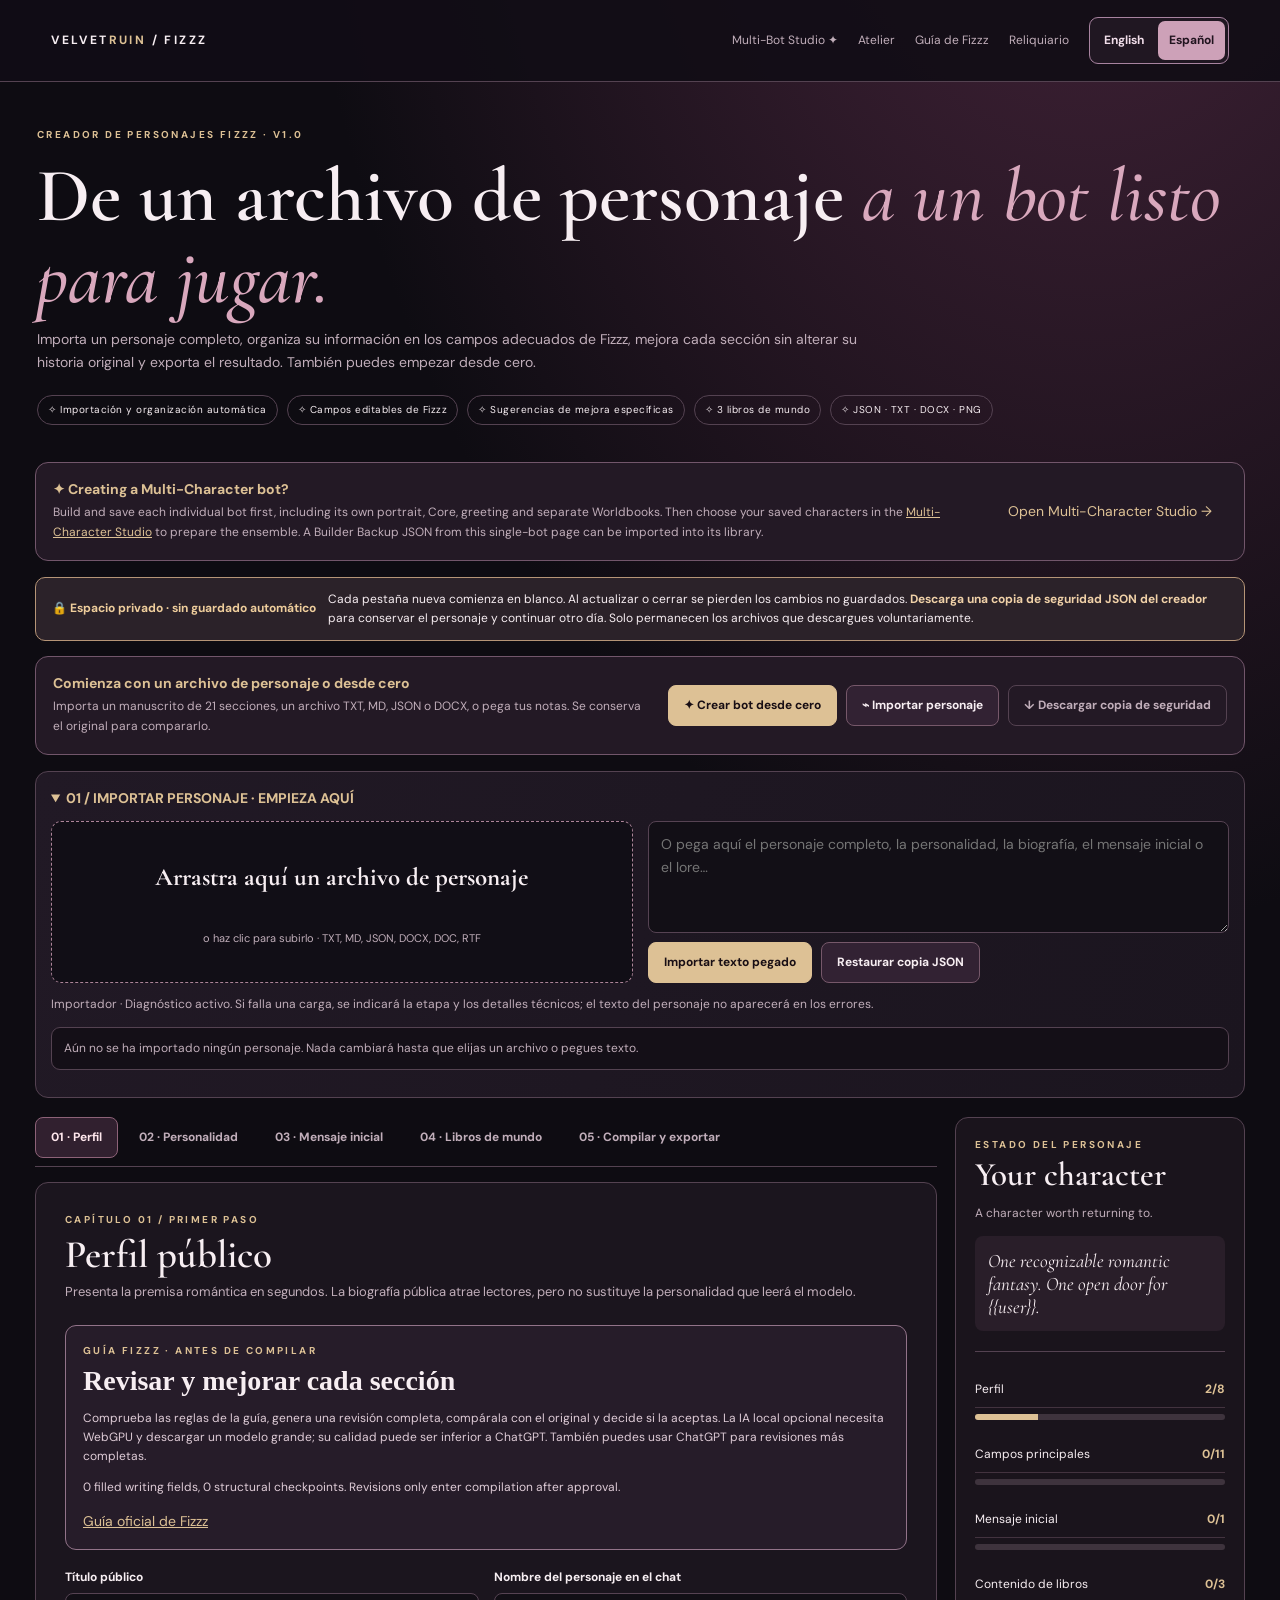
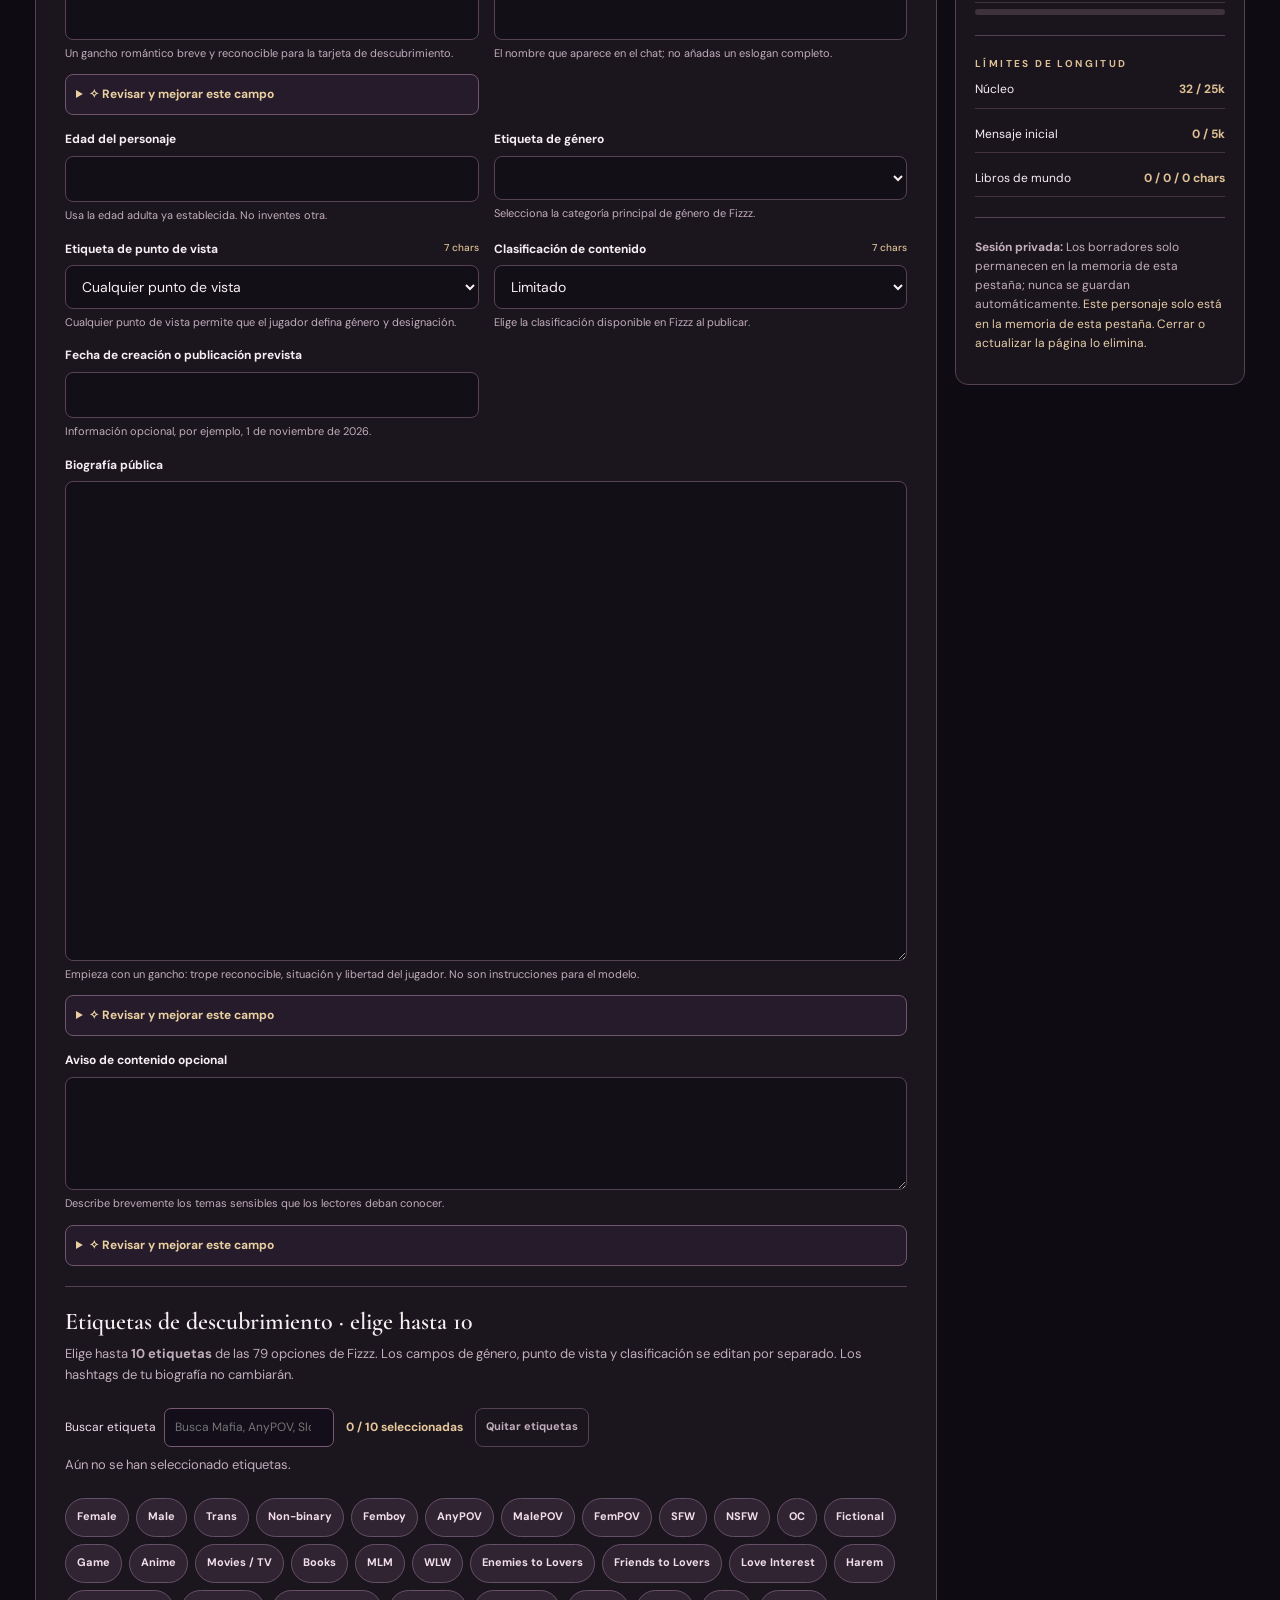
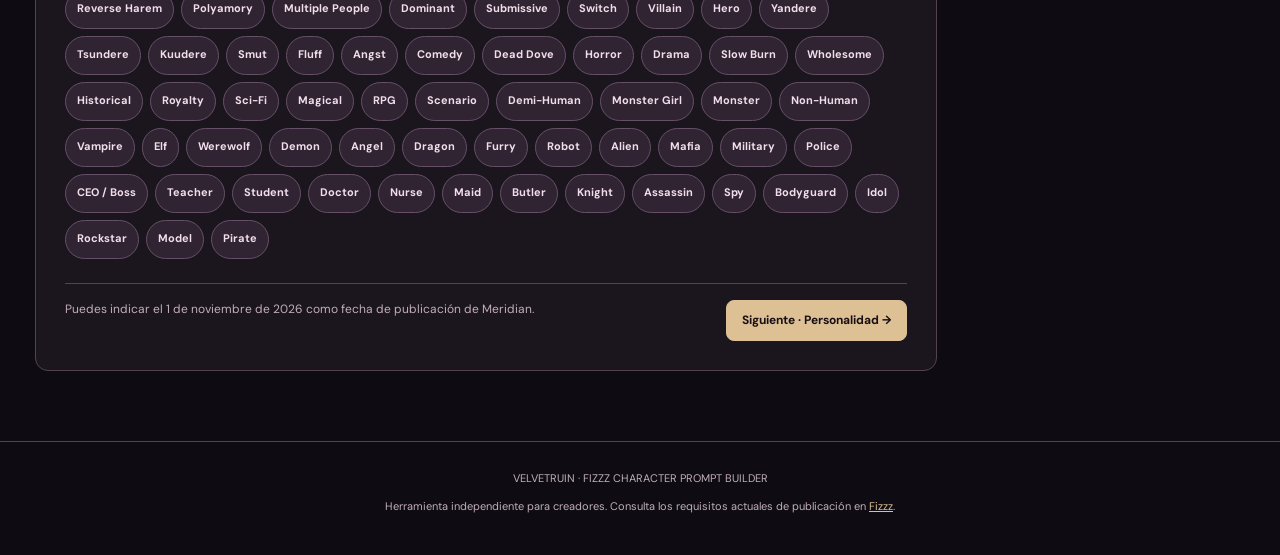
<file: fizzz/prompt-builder/es/index.html>
<!doctype html>
<html lang="es"><head>
<meta charset="utf-8"><meta name="viewport" content="width=device-width, initial-scale=1">
<meta name="robots" content="noindex, follow">
<title>Creador de personajes Fizzz · Español · VelvetRuin</title>
<meta http-equiv="refresh" content="0; url=../?lang=es">
<script>location.replace("../?lang=es"+location.hash);</script>
</head><body style="background:#170e1b;color:#f4e2eb;font:16px Arial,sans-serif;padding:24px">
<p>Abriendo el creador de personajes Fizzz en español…</p>
<p><a style="color:#e2c6a4" href="../?lang=es">Abrir el creador en español</a></p>
</body></html>
</file>
<file: style.css>
:root {
  --bg: #080a12;
  --bg-soft: #0f1320;
  --panel: rgba(18, 22, 35, 0.82);
  --panel-soft: rgba(24, 29, 44, 0.72);

  --text: #e8e4ef;
  --muted: #aaa4b8;

  --silver: #c8cad8;
  --violet: #8f7fae;
  --violet-soft: #5f5277;
  --pine: #243c35;
  --rose: #b06a7f;
  --gold: #b69762;

  --line: rgba(210, 214, 229, 0.14);
  --line-strong: rgba(210, 214, 229, 0.24);

  --serif: "Cormorant Garamond", Georgia, serif;
  --sans: "DM Sans", Arial, sans-serif;
  --script: "Italianno", cursive;

  --shadow: 0 24px 60px rgba(0, 0, 0, 0.34);
  --radius: 18px;
}

/* RESET */

* {
  box-sizing: border-box;
}

html {
  scroll-behavior: smooth;
}

body {
  margin: 0;
  min-height: 100vh;
  background:
    radial-gradient(circle at 20% 10%, rgba(91, 78, 123, 0.18), transparent 30%),
    radial-gradient(circle at 80% 20%, rgba(40, 65, 60, 0.14), transparent 28%),
    linear-gradient(180deg, #080a12 0%, #0b0e17 50%, #070910 100%);
  color: var(--text);
  font-family: var(--sans);
  line-height: 1.65;
}

body::before {
  content: "";
  position: fixed;
  inset: 0;
  pointer-events: none;
  opacity: 0.22;
  background-image:
    radial-gradient(circle at 10% 20%, rgba(255,255,255,.65) 0 1px, transparent 1.5px),
    radial-gradient(circle at 72% 15%, rgba(255,255,255,.45) 0 1px, transparent 1.5px),
    radial-gradient(circle at 30% 72%, rgba(255,255,255,.5) 0 1px, transparent 1.5px),
    radial-gradient(circle at 85% 80%, rgba(255,255,255,.4) 0 1px, transparent 1.5px);
  background-size:
    320px 320px,
    420px 420px,
    370px 370px,
    460px 460px;
}

img {
  max-width: 100%;
  display: block;
}

a {
  color: inherit;
  text-decoration: none;
}

p,
h1,
h2,
h3 {
  margin-top: 0;
}

.site-shell {
  width: min(1180px, calc(100% - 40px));
  margin: 0 auto;
  padding: 28px 0 60px;
  position: relative;
  z-index: 1;
}

/* CREATOR LINE */

.creator-line {
  display: flex;
  align-items: center;
  gap: 14px;
  padding: 8px 0 24px;
  border-bottom: 1px solid var(--line);
}

.profile-avatar {
  width: 54px;
  height: 54px;
  border-radius: 50%;
  object-fit: cover;
  border: 1px solid rgba(200, 202, 216, 0.25);
  box-shadow: 0 0 24px rgba(143, 127, 174, 0.16);
}

.creator-copy p {
  margin: 0;
}

.eyebrow,
.section-kicker,
.feature-label {
  font-size: 0.72rem;
  letter-spacing: 0.22em;
  text-transform: uppercase;
  color: var(--silver);
}

.creator-name {
  font-family: var(--serif);
  font-size: 1.15rem;
  color: var(--muted);
}

/* HERO */

.home-hero {
  text-align: center;
  padding: 110px 20px 90px;
  position: relative;
}

.home-hero::before,
.home-hero::after {
  content: "";
  position: absolute;
  left: 50%;
  transform: translateX(-50%);
  border-radius: 50%;
  pointer-events: none;
}

.home-hero::before {
  width: 470px;
  height: 470px;
  top: 28px;
  border: 1px solid rgba(200, 202, 216, 0.08);
}

.home-hero::after {
  width: 620px;
  height: 620px;
  top: -45px;
  border: 1px solid rgba(143, 127, 174, 0.055);
}

.celestial-mark {
  font-size: 2.2rem;
  color: var(--gold);
  margin-bottom: 10px;
  text-shadow: 0 0 24px rgba(182, 151, 98, 0.25);
}

.home-hero h1 {
  font-family: var(--serif);
  font-size: clamp(4.2rem, 9vw, 8.5rem);
  line-height: 0.88;
  font-weight: 600;
  letter-spacing: -0.04em;
  margin-bottom: 18px;
}

.home-hero h1 span {
  display: block;
  color: var(--silver);
  font-style: italic;
  font-weight: 500;
}

.hero-script {
  font-family: var(--script);
  font-size: clamp(2.2rem, 4vw, 3.5rem);
  color: var(--violet);
  margin-bottom: 18px;
}

.hero-introduction {
  max-width: 710px;
  margin: 0 auto 34px;
  color: var(--muted);
  font-size: 1.02rem;
}

.hero-actions {
  display: flex;
  justify-content: center;
  flex-wrap: wrap;
  gap: 14px;
}

/* BUTTONS */

.primary-button,
.secondary-button {
  display: inline-flex;
  align-items: center;
  justify-content: center;
  min-height: 48px;
  padding: 0 22px;
  border-radius: 999px;
  font-size: 0.9rem;
  letter-spacing: 0.04em;
  transition:
    transform 0.2s ease,
    border-color 0.2s ease,
    background 0.2s ease;
}

.primary-button {
  background: rgba(143, 127, 174, 0.16);
  border: 1px solid rgba(143, 127, 174, 0.36);
  color: var(--text);
}

.secondary-button {
  background: transparent;
  border: 1px solid var(--line-strong);
  color: var(--silver);
}

.primary-button:hover,
.secondary-button:hover {
  transform: translateY(-2px);
  border-color: rgba(200, 202, 216, 0.42);
}

/* DIVIDERS */

.ornate-divider {
  display: grid;
  grid-template-columns: 1fr auto 1fr;
  gap: 18px;
  align-items: center;
  margin: 12px 0 70px;
  color: var(--gold);
}

.ornate-divider span {
  height: 1px;
  background: linear-gradient(
    to right,
    transparent,
    rgba(200, 202, 216, 0.17),
    transparent
  );
}

.ornate-divider b {
  font-weight: 400;
}

.subtle-divider {
  margin-top: 74px;
}

/* SECTION HEADINGS */

.reliquary-section,
.grimoire-preview,
.archive-section,
.resource-section {
  padding: 18px 0 76px;
}

.section-heading {
  max-width: 760px;
  margin: 0 auto 44px;
  text-align: center;
}

.section-heading h2,
.resource-heading h2,
.grimoire-copy h2 {
  font-family: var(--serif);
  font-size: clamp(2.4rem, 5vw, 4.4rem);
  line-height: 1;
  font-weight: 600;
  margin-bottom: 18px;
}

.section-heading p,
.resource-heading p,
.grimoire-copy p {
  color: var(--muted);
}

/* PRIMARY FEATURE PANELS */

.feature-grid {
  display: grid;
  grid-template-columns: 1fr 1fr;
  gap: 28px;
}

.feature-panel {
  position: relative;
  min-height: 470px;
  padding: 44px;
  border: 1px solid var(--line);
  border-radius: var(--radius);
  background:
    linear-gradient(180deg, rgba(255,255,255,0.018), transparent),
    var(--panel);
  box-shadow: var(--shadow);
  overflow: hidden;
}

.feature-panel::after {
  content: "";
  position: absolute;
  width: 260px;
  height: 260px;
  border: 1px solid rgba(200, 202, 216, 0.05);
  border-radius: 50%;
  right: -110px;
  top: -100px;
}

.moonbourne-panel {
  background:
    radial-gradient(circle at 20% 20%, rgba(36, 60, 53, 0.24), transparent 40%),
    var(--panel);
}

.fizzz-panel {
  background:
    radial-gradient(circle at 80% 15%, rgba(176, 106, 127, 0.16), transparent 35%),
    var(--panel);
}

.feature-symbol {
  font-size: 1.6rem;
  color: var(--gold);
  margin-bottom: 26px;
}

.feature-panel h3 {
  font-family: var(--serif);
  font-size: clamp(2.3rem, 4vw, 3.6rem);
  line-height: 0.98;
  margin: 12px 0 22px;
}

.feature-panel h3 span {
  display: block;
  color: var(--silver);
  font-style: italic;
  font-weight: 500;
}

.feature-panel > p:not(.feature-label) {
  color: var(--muted);
}

.feature-tags {
  display: flex;
  gap: 8px;
  flex-wrap: wrap;
  margin: 26px 0 34px;
}

.feature-tags span {
  padding: 7px 10px;
  border: 1px solid var(--line);
  border-radius: 999px;
  color: var(--silver);
  font-size: 0.76rem;
}

.text-link {
  font-family: var(--serif);
  font-size: 1.05rem;
  color: var(--gold);
}

/* GRIMOIRE */

.grimoire-preview {
  display: grid;
  grid-template-columns: 160px 1fr;
  gap: 50px;
  align-items: start;
  max-width: 980px;
  margin: 0 auto;
}

.grimoire-mark {
  display: grid;
  place-items: center;
  width: 140px;
  aspect-ratio: 1;
  border-radius: 50%;
  border: 1px solid rgba(200, 202, 216, 0.14);
  font-size: 2rem;
  color: var(--violet);
  position: relative;
}

.grimoire-mark::before,
.grimoire-mark::after {
  content: "";
  position: absolute;
  border-radius: 50%;
  border: 1px solid rgba(143, 127, 174, 0.07);
}

.grimoire-mark::before {
  inset: -20px;
}

.grimoire-mark::after {
  inset: 28px;
}

/* ARCHIVE */

.archive-links {
  max-width: 900px;
  margin: 0 auto;
  border-top: 1px solid var(--line);
}

.archive-link {
  display: grid;
  grid-template-columns: 50px 1fr auto;
  gap: 18px;
  align-items: center;
  padding: 24px 4px;
  border-bottom: 1px solid var(--line);
  transition: padding 0.2s ease;
}

.archive-link:hover {
  padding-left: 10px;
}

.archive-number {
  font-family: var(--serif);
  color: var(--gold);
}

.archive-copy {
  display: flex;
  flex-direction: column;
  gap: 4px;
}

.archive-copy b {
  font-family: var(--serif);
  font-size: 1.35rem;
}

.archive-copy small {
  color: var(--muted);
}

.archive-arrow {
  color: var(--silver);
}

/* FOOTER */

footer {
  text-align: center;
  padding: 60px 0 12px;
  color: var(--muted);
  border-top: 1px solid var(--line);
}

.footer-symbol {
  color: var(--gold);
  margin-bottom: 10px;
}

footer p {
  font-family: var(--serif);
  font-size: 1.3rem;
  margin-bottom: 4px;
}

/* INNER RESOURCE PAGES */

.resource-page {
  padding-top: 28px;
}

.resource-navigation {
  display: flex;
  justify-content: space-between;
  gap: 20px;
  padding: 18px 0;
  border-bottom: 1px solid var(--line);
  color: var(--muted);
  font-size: 0.85rem;
}

.resource-home-link:hover {
  color: var(--silver);
}

.resource-volume {
  color: var(--silver);
}

.resource-hero {
  position: relative;
  padding: 100px 0 80px;
}

.resource-hero-featured {
  display: grid;
  grid-template-columns: 150px 1fr;
  gap: 46px;
  align-items: start;
}

.hero-manuscript-mark {
  display: grid;
  place-items: center;
  width: 120px;
  aspect-ratio: 1;
  border-radius: 50%;
  border: 1px solid var(--line);
  color: var(--gold);
  font-size: 2rem;
}

.resource-breadcrumb {
  display: flex;
  gap: 12px;
  align-items: center;
  color: var(--muted);
  font-size: 0.72rem;
  letter-spacing: 0.16em;
}

.resource-title {
  font-family: var(--serif);
  font-size: clamp(3.4rem, 7vw, 6.5rem);
  line-height: 0.9;
  margin: 18px 0;
}

.resource-title span {
  display: block;
  color: var(--silver);
  font-style: italic;
  font-weight: 500;
}

.resource-introduction {
  max-width: 720px;
  color: var(--muted);
  font-size: 1.02rem;
}

.resource-hero-actions {
  display: flex;
  gap: 18px;
  flex-wrap: wrap;
  align-items: center;
  margin-top: 26px;
}

.hero-reading-note {
  color: var(--muted);
  font-size: 0.82rem;
}

.resource-heading {
  max-width: 820px;
}

/* GENERIC IMAGES ON INNER PAGES */

.resource-page img:not(.profile-avatar) {
  border-radius: var(--radius);
  border: 1px solid var(--line);
  box-shadow: var(--shadow);
  margin-top: 30px;
}

/* RESPONSIVE */

@media (max-width: 820px) {
  .site-shell {
    width: min(100% - 24px, 1180px);
  }

  .home-hero {
    padding: 82px 10px 68px;
  }

  .feature-grid {
    grid-template-columns: 1fr;
  }

  .feature-panel {
    min-height: auto;
    padding: 34px 28px;
  }

  .grimoire-preview,
  .resource-hero-featured {
    grid-template-columns: 1fr;
  }

  .grimoire-mark,
  .hero-manuscript-mark {
    width: 90px;
  }

  .resource-navigation {
    flex-direction: column;
  }
}

@media (max-width: 520px) {
  .creator-line {
    align-items: flex-start;
  }

  .home-hero h1 {
    font-size: clamp(3.2rem, 16vw, 5rem);
  }

  .hero-actions {
    flex-direction: column;
  }

  .primary-button,
  .secondary-button {
    width: 100%;
  }

  .feature-panel {
    padding: 28px 22px;
  }

  .archive-link {
    grid-template-columns: 34px 1fr auto;
  }
}
/* =========================================================
   TASTEFUL IMAGE INTEGRATION
========================================================= */

.editorial-image {
  margin: 18px 0 24px;
  overflow: hidden;
  border-radius: 14px;
  border: 1px solid rgba(210, 214, 229, 0.12);
  background: rgba(255, 255, 255, 0.02);
}

.editorial-image img {
  width: 100%;
  height: 220px;
  object-fit: cover;
  display: block;

  filter:
    saturate(0.82)
    contrast(1.04)
    brightness(0.88);

  transition:
    transform 0.4s ease,
    filter 0.4s ease;
}

.editorial-image:hover img {
  transform: scale(1.015);

  filter:
    saturate(0.9)
    contrast(1.05)
    brightness(0.94);
}


/* MOONBOURNE CROP */

.moonbourne-panel .editorial-image img {
  object-position: center;
}


/* FIZZZ CROP */

.fizzz-panel .editorial-image img {
  object-position: center 28%;
}


/* GRIMOIRE */

.grimoire-preview {
  display: grid;
  grid-template-columns: minmax(280px, 0.8fr) minmax(0, 1.2fr);
  gap: 52px;
  align-items: center;

  max-width: 980px;
  margin: 0 auto;
}

.grimoire-art {
  position: relative;
}

.grimoire-art::before {
  content: "";
  position: absolute;
  inset: -10px;

  border: 1px solid rgba(182, 151, 98, 0.16);
  border-radius: 16px;

  pointer-events: none;
}

.grimoire-art img {
  width: 100%;
  aspect-ratio: 4 / 3;
  object-fit: cover;

  border-radius: 14px;

  filter:
    saturate(0.82)
    brightness(0.82)
    contrast(1.05);

  box-shadow:
    0 20px 50px rgba(0, 0, 0, 0.32);
}


/* MOBILE */

@media (max-width: 820px) {

  .grimoire-preview {
    grid-template-columns: 1fr;
    gap: 34px;
  }

  .editorial-image img {
    height: 260px;
  }

}
/* =========================================================
   FEATURE IMAGE UPGRADE
   ========================================================= */

.grimoire-preview {
  display: grid;
  grid-template-columns: minmax(380px, 0.95fr) minmax(0, 1.05fr);
  gap: 64px;
  align-items: center;

  max-width: 1080px;
  margin: 0 auto;
  padding: 70px 0;
}

.grimoire-art {
  position: relative;
  overflow: visible;
}

.grimoire-art img {
  width: 100%;
  height: 360px;
  object-fit: cover;
  object-position: center;

  display: block;

  border-radius: 18px;
  border: 1px solid rgba(182, 151, 98, 0.28);

  box-shadow:
    0 30px 70px rgba(0, 0, 0, 0.42),
    0 0 40px rgba(143, 127, 174, 0.08);

  filter:
    saturate(0.88)
    contrast(1.05)
    brightness(0.88);
}

.grimoire-art::before {
  content: "";
  position: absolute;

  inset: -12px;

  border: 1px solid rgba(182, 151, 98, 0.16);
  border-radius: 22px;

  pointer-events: none;
}

.grimoire-art::after {
  content: "☾";

  position: absolute;
  right: -22px;
  top: 50%;

  transform: translateY(-50%);

  width: 44px;
  height: 44px;

  display: grid;
  place-items: center;

  border-radius: 50%;

  background: #080a12;
  border: 1px solid rgba(182, 151, 98, 0.3);

  color: #b69762;
  font-size: 1.2rem;
}


/* Make the copy sit comfortably beside the artwork */

.grimoire-copy {
  padding: 10px 0;
}

.grimoire-copy h2 {
  max-width: 620px;
}


/* MOBILE */

@media (max-width: 820px) {

  .grimoire-preview {
    grid-template-columns: 1fr;
    gap: 38px;
    padding: 50px 0;
  }

  .grimoire-art img {
    height: 320px;
  }

  .grimoire-art::after {
    display: none;
  }
}
.editorial-image {
  margin:
    22px
    -44px
    30px
    -44px;

  overflow: hidden;

  border-top:
    1px solid rgba(210, 214, 229, 0.10);

  border-bottom:
    1px solid rgba(210, 214, 229, 0.12);
}

.editorial-image img {
  width: 100%;
  height: 300px;

  display: block;

  object-fit: cover;

  filter:
    saturate(0.86)
    contrast(1.05)
    brightness(0.85);

  transition:
    transform 0.5s ease,
    filter 0.5s ease;
}

.feature-panel:hover .editorial-image img {
  transform: scale(1.02);

  filter:
    saturate(0.94)
    contrast(1.05)
    brightness(0.91);
}

.moonbourne-panel .editorial-image img {
  object-position: center;
}

.fizzz-panel .editorial-image img {
  object-position: center 28%;
}


@media (max-width: 820px) {

  .editorial-image {
    margin:
      20px
      -28px
      28px
      -28px;
  }

  .editorial-image img {
    height: 270px;
  }
}
/* =========================================================
   MOONBOURNE — CLEAN ISOLATED DESIGN
========================================================= */

.mb-page {
  width: min(1180px, calc(100% - 40px));
  margin: 0 auto;
  position: relative;
  z-index: 1;
}


/* TOP BAR */

.mb-topbar {
  min-height: 80px;
  display: flex;
  justify-content: space-between;
  align-items: center;
  gap: 30px;

  border-bottom: 1px solid var(--line);
}

.mb-brand {
  display: flex;
  align-items: center;
  gap: 13px;
}

.mb-brand-moon {
  width: 42px;
  height: 42px;

  display: grid;
  place-items: center;

  border: 1px solid rgba(182, 151, 98, 0.28);
  border-radius: 50%;

  color: var(--gold);
}

.mb-brand > span:last-child {
  display: flex;
  flex-direction: column;
}

.mb-brand strong {
  font-family: var(--serif);
  font-size: 1.08rem;
}

.mb-brand small {
  color: var(--muted);
  font-size: 0.7rem;
}

.mb-nav {
  display: flex;
  gap: 24px;
}

.mb-nav a {
  color: var(--muted);
  font-family: var(--serif);
}

.mb-nav a:hover {
  color: var(--silver);
}


/* HERO */

.mb-hero {
  display: grid;
  grid-template-columns: 1.08fr 0.92fr;
  gap: 74px;
  align-items: center;

  min-height: 720px;
  padding: 72px 0 96px;
}

.mb-hero-art {
  position: relative;
}

.mb-hero-art::before {
  content: "";
  position: absolute;
  inset: -12px;

  border: 1px solid rgba(182, 151, 98, 0.15);
  border-radius: 20px;

  pointer-events: none;
}

.mb-hero-art img {
  width: 100%;
  height: 590px;

  object-fit: cover;

  border-radius: 15px;
  border: 1px solid var(--line);

  box-shadow: var(--shadow);
}

.mb-kicker {
  margin-bottom: 12px;

  color: var(--gold);

  font-size: 0.7rem;
  letter-spacing: 0.22em;
  text-transform: uppercase;
}

.mb-hero h1 {
  margin: 0 0 20px;

  font-family: var(--serif);
  font-size: clamp(4.5rem, 7vw, 7.6rem);

  line-height: 0.82;
  font-weight: 500;
}

.mb-hero h1 span {
  display: block;

  margin-top: 14px;

  color: var(--silver);

  font-size: 0.45em;
  font-style: italic;
}

.mb-script {
  margin-bottom: 18px;

  font-family: var(--script);

  font-size: clamp(2.2rem, 3vw, 3.2rem);

  line-height: 1;

  color: var(--violet);
}

.mb-lede {
  max-width: 560px;

  color: var(--muted);
}

.mb-tags {
  display: flex;
  flex-wrap: wrap;
  gap: 8px;

  margin: 27px 0 31px;
}

.mb-tags span {
  padding: 6px 10px;

  border: 1px solid var(--line);
  border-radius: 999px;

  color: var(--silver);

  font-size: 0.7rem;
}

.mb-actions {
  display: flex;
  gap: 12px;
  flex-wrap: wrap;
}


/* DIVIDER */

.mb-divider {
  display: grid;
  grid-template-columns: 1fr auto 1fr;
  gap: 18px;
  align-items: center;

  margin: 14px 0 34px;

  color: var(--gold);
}

.mb-divider span {
  height: 1px;

  background:
    linear-gradient(
      90deg,
      transparent,
      rgba(182, 151, 98, 0.24),
      transparent
    );
}

.mb-divider b {
  font-weight: 400;
}


/* STORY */

.mb-story {
  display: grid;

  grid-template-columns: 0.68fr 1.32fr;

  gap: 90px;

  padding: 100px 0;
}

.mb-story-label p {
  margin-bottom: 4px;

  color: var(--gold);

  font-size: 0.68rem;

  letter-spacing: 0.2em;
}

.mb-story-label span {
  color: var(--silver);

  font-family: var(--serif);

  font-size: 1.3rem;
}

.mb-story-copy h2,
.mb-development h2 {
  margin: 0 0 22px;

  font-family: var(--serif);

  font-size: clamp(3rem, 5vw, 4.8rem);

  line-height: 0.97;

  font-weight: 500;
}

.mb-story-copy h2 em,
.mb-development h2 em {
  display: block;

  color: var(--silver);

  font-style: italic;
  font-weight: 500;
}

.mb-story-copy p,
.mb-development-copy > p {
  color: var(--muted);
}


/* SECTIONS */

.mb-section {
  padding: 96px 0;
}

.mb-heading {
  max-width: 740px;

  margin: 0 auto 48px;

  text-align: center;
}

.mb-heading h2 {
  margin: 0 0 17px;

  font-family: var(--serif);

  font-size: clamp(3rem, 5vw, 4.7rem);

  line-height: 0.98;

  font-weight: 500;
}

.mb-heading > p:last-child {
  max-width: 650px;

  margin-left: auto;
  margin-right: auto;

  color: var(--muted);
}


/* WORLD */

.mb-world-grid {
  display: grid;
  grid-template-columns: repeat(2, 1fr);

  border-top: 1px solid var(--line);
}

.mb-world-grid article {
  min-height: 190px;

  padding: 30px;

  border-bottom: 1px solid var(--line);
}

.mb-world-grid article:nth-child(odd) {
  border-right: 1px solid var(--line);
}

.mb-world-grid article > span {
  color: rgba(182, 151, 98, 0.72);

  font-family: var(--serif);
}

.mb-world-grid h3 {
  margin: 30px 0 7px;

  font-family: var(--serif);

  font-size: 1.8rem;

  font-weight: 500;
}

.mb-world-grid p {
  margin: 0;

  color: var(--muted);

  font-size: 0.84rem;
}


/* ROMANCE */

.mb-route-grid {
  display: grid;

  grid-template-columns: repeat(4, 1fr);

  gap: 16px;
}

.mb-route {
  min-height: 350px;

  padding: 31px 27px;

  border: 1px solid var(--line);

  background:
    radial-gradient(
      circle at 100% 0%,
      rgba(143, 127, 174, 0.08),
      transparent 40%
    ),
    rgba(255, 255, 255, 0.01);
}

.mb-route-role {
  margin-bottom: 90px;

  color: var(--gold);

  font-size: 0.64rem;

  letter-spacing: 0.18em;
}

.mb-route h3 {
  margin-bottom: 12px;

  font-family: var(--serif);

  font-size: 2.6rem;

  font-weight: 500;
}

.mb-route > p:last-child {
  color: var(--muted);

  font-size: 0.8rem;
}

.mb-route-note {
  max-width: 700px;

  margin: 36px auto 0;

  text-align: center;

  color: var(--muted);

  font-size: 0.82rem;
}


/* SYSTEMS */

.mb-systems {
  max-width: 1050px;
}

.mb-system-grid {
  display: grid;

  grid-template-columns: repeat(3, 1fr);

  border-top: 1px solid var(--line);
  border-left: 1px solid var(--line);
}

.mb-system-grid article {
  min-height: 220px;

  padding: 31px 28px;

  border-right: 1px solid var(--line);
  border-bottom: 1px solid var(--line);
}

.mb-system-grid article > span {
  color: var(--gold);

  font-size: 1.15rem;
}

.mb-system-grid h3 {
  margin: 24px 0 8px;

  font-family: var(--serif);

  font-size: 1.55rem;

  font-weight: 500;
}

.mb-system-grid p {
  margin: 0;

  color: var(--muted);

  font-size: 0.82rem;
}


/* DEVELOPMENT */

.mb-development {
  display: grid;

  grid-template-columns: 1.08fr 0.92fr;

  gap: 90px;

  align-items: center;

  padding: 105px 0;
}

.mb-dev-list {
  border-top: 1px solid var(--line);
}

.mb-dev-list div {
  display: grid;

  grid-template-columns: 42px 1fr;

  gap: 16px;

  padding: 18px 0;

  border-bottom: 1px solid var(--line);
}

.mb-dev-list span {
  color: var(--gold);

  font-family: var(--serif);
}

.mb-dev-list p {
  margin: 0;

  color: var(--silver);
}


/* FOOTER */

.mb-footer {
  display: grid;

  grid-template-columns: 1fr auto 1fr;

  align-items: center;

  gap: 24px;

  min-height: 130px;

  border-top: 1px solid var(--line);

  color: var(--muted);
}

.mb-footer > div {
  text-align: center;
}

.mb-footer > div span {
  color: var(--gold);
}

.mb-footer > div p {
  margin: 6px 0 0;

  font-family: var(--serif);

  color: var(--silver);
}

.mb-footer > a:last-child {
  text-align: right;
}


/* RESPONSIVE */

@media (max-width: 1000px) {

  .mb-hero,
  .mb-story,
  .mb-development {
    grid-template-columns: 1fr;
  }

  .mb-hero {
    min-height: auto;
  }

  .mb-hero-art {
    max-width: 680px;
  }

  .mb-route-grid {
    grid-template-columns: repeat(2, 1fr);
  }

  .mb-system-grid {
    grid-template-columns: repeat(2, 1fr);
  }
}


@media (max-width: 720px) {

  .mb-page {
    width: min(100% - 24px, 1180px);
  }

  .mb-topbar {
    padding: 17px 0;
  }

  .mb-nav {
    display: none;
  }

  .mb-hero {
    padding-top: 50px;
  }

  .mb-hero-art img {
    height: 430px;
  }

  .mb-actions {
    flex-direction: column;
  }

  .mb-actions .primary-button,
  .mb-actions .secondary-button {
    width: 100%;
  }

  .mb-world-grid,
  .mb-route-grid,
  .mb-system-grid {
    grid-template-columns: 1fr;
  }

  .mb-world-grid article:nth-child(odd) {
    border-right: 0;
  }

  .mb-footer {
    grid-template-columns: 1fr;

    padding: 36px 0;

    text-align: center;
  }

  .mb-footer > a:last-child {
    text-align: center;
  }
}
</file>
<file: laffi-partner-hub/styles.css>
:root{--bg:#13101d;--side:#181323;--panel:#20192e;--panel-soft:#271f37;--panel-2:#2c233e;--border:#3a304b;--text:#fbf6ff;--muted:#a99eb9;--secondary:#d1c7dd;--pink:#ff7cbf;--violet:#ac91ff;--mint:#72dec2;--gold:#ffd088;--red:#ff9ba5;--radius:18px;--shadow:0 18px 70px #06040b60;font-family:Inter,ui-sans-serif,-apple-system,BlinkMacSystemFont,"Segoe UI",sans-serif;color-scheme:dark}
*{box-sizing:border-box}html{scroll-behavior:smooth}body{margin:0;background:var(--bg);color:var(--text);font-size:14px;line-height:1.5}button,input,select{font:inherit}button{cursor:pointer}button:disabled{cursor:not-allowed;opacity:.5}a{color:inherit}button:focus-visible,input:focus-visible,select:focus-visible{outline:2px solid var(--pink);outline-offset:2px}h1,h2,h3,p{margin-top:0}h1{font-size:clamp(27px,3vw,37px);letter-spacing:-.045em;line-height:1.15;margin-bottom:7px}h2{font-size:19px;letter-spacing:-.03em}h3{font-size:15px;letter-spacing:-.02em}small{font-size:12px}.muted{color:var(--muted)}.eyebrow{color:var(--pink);font-weight:800;font-size:11px;letter-spacing:.13em;text-transform:uppercase;margin-bottom:10px}.app-shell{display:flex;min-height:100vh}.sidebar{background:linear-gradient(170deg,#20182c 0%,#171321 80%);border-right:1px solid var(--border);width:243px;flex:0 0 243px;min-height:100vh;position:sticky;top:0;height:100vh;display:flex;flex-direction:column;z-index:20}.brand{display:flex;align-items:center;gap:11px;padding:31px 22px 39px;text-decoration:none}.brand-icon{display:grid;place-items:center;width:42px;height:42px;font-size:28px;border-radius:14px;background:linear-gradient(140deg,#f78ac7,#9a82fb);color:#291b3e;box-shadow:0 9px 20px #f17fc32b}.brand-words strong{font-size:30px;letter-spacing:-.07em;line-height:1;display:block}.brand-mark{color:var(--pink)}.brand-words small{display:block;color:#bfafd1;letter-spacing:.18em;font-size:9px;font-weight:850;margin-top:3px}.workspace-label{padding:0 25px 10px;font-size:10px;color:#857c96;letter-spacing:.17em;font-weight:800}.nav{padding:0 11px;display:grid;gap:5px}.nav button{width:100%;color:#b8adc7;border:1px solid transparent;background:transparent;border-radius:12px;text-align:left;padding:11px 15px;display:flex;align-items:center;gap:14px;font-weight:700;transition:.16s}.nav button:hover{color:var(--text);background:#31273d}.nav button.active{color:var(--text);border-color:#654568;background:#3a2744;box-shadow:inset 3px 0 var(--pink)}.nav-symbol{font-size:20px;font-weight:500;line-height:1;width:21px;text-align:center;color:#bba9d0}.nav button.active .nav-symbol{color:var(--pink)}.sidebar-bottom{margin-top:auto;padding:16px}.sidebar-note{display:flex;align-items:start;gap:10px;background:#261d36;border:1px solid var(--border);padding:13px;border-radius:14px;color:var(--muted);font-size:11px;line-height:1.65}.sidebar-note strong{font-size:12px;color:var(--secondary)}.tiny-status,.live-dot{width:7px;height:7px;border-radius:50%;background:var(--mint);display:inline-block;flex:0 0 auto;box-shadow:0 0 12px #72dec280;margin-top:6px}.user-tile{display:flex;align-items:center;gap:10px;padding:20px 3px 2px}.user-tile strong{font-size:12px;display:block}.user-tile small{display:block;color:var(--muted)}.avatar{width:34px;height:34px;display:grid;place-items:center;border-radius:50%;background:#4c3756;font-size:11px;font-weight:800;flex-shrink:0}.avatar-purple{background:linear-gradient(145deg,#d995ef,#8d75ef);color:#2a173c}.chevron{margin-left:auto;color:var(--muted)}.main-frame{min-width:0;flex:1;display:flex;flex-direction:column}.topbar{height:73px;border-bottom:1px solid var(--border);display:flex;align-items:center;justify-content:space-between;padding:0 clamp(22px,4vw,54px);background:#181323b8}.breadcrumb{display:flex;gap:11px;align-items:center;color:var(--muted);font-size:12px}.breadcrumb strong{color:var(--text);font-weight:750}.crumb-sep{opacity:.4}.topbar-right{display:flex;gap:10px;align-items:center;color:#b9adc9;font-size:12px}.topbar-right .live-dot{margin-top:0}.icon-button,.mobile-menu{border:1px solid var(--border);background:var(--panel);color:var(--text);border-radius:10px;width:32px;height:32px;font-size:20px}.mobile-menu{display:none}.footer{display:flex;justify-content:space-between;gap:16px;padding:24px clamp(22px,4vw,54px);border-top:1px solid #31293e;font-size:10px;font-weight:700;letter-spacing:.08em;color:#81778e}.content{max-width:1500px;width:100%;margin:0 auto;padding:35px clamp(22px,4vw,54px) 55px}.hero-line{display:flex;justify-content:space-between;gap:20px;align-items:center;margin-bottom:25px}.hero-copy p{color:var(--muted);margin-bottom:0;max-width:750px}.button-row{display:flex;align-items:center;gap:10px;flex-wrap:wrap}.button{border:1px solid #694c70;background:var(--panel-2);border-radius:11px;padding:9px 15px;color:var(--text);font-size:12px;font-weight:750;display:inline-flex;align-items:center;gap:8px;white-space:nowrap;min-height:38px}.button:hover{background:#392a4a}.button.primary{background:linear-gradient(125deg,#ee70ae,#b17cff);border:0;color:#2e1737;box-shadow:0 9px 26px #e67bc02a}.button.primary:hover{filter:brightness(1.07)}.button.ghost{background:transparent;border-color:var(--border);color:var(--secondary)}.button.danger{border-color:#8d475e;color:#ffc7cf}.demo-banner{border:1px solid #5d4261;background:linear-gradient(95deg,#2b203a,#291d36);border-radius:14px;padding:13px 17px;color:#cfc1db;margin-bottom:26px;display:flex;align-items:center;justify-content:space-between;gap:16px}.demo-banner b{color:#ffe2f2}.demo-banner .banner-left{display:flex;gap:12px;align-items:center}.info-icon{display:grid;place-items:center;background:#6a405e;color:#ffd9ec;width:26px;height:26px;border-radius:50%;font-weight:bold;flex:0 0 26px}.demo-banner small{color:#b3a5c4}.metric-grid{display:grid;grid-template-columns:repeat(4,minmax(0,1fr));gap:15px;margin-bottom:24px}.metric{min-width:0;border:1px solid var(--border);border-radius:var(--radius);background:linear-gradient(150deg,#292039,#20192e);padding:22px 20px;position:relative;overflow:hidden}.metric:after{content:'';position:absolute;right:-32px;top:-40px;height:110px;width:110px;border-radius:50%;background:radial-gradient(circle,#c277cc14,transparent 72%)}.metric .mini-label{color:#b6a9c5;font-size:12px;font-weight:700}.metric .big-number{font-size:39px;line-height:1.25;letter-spacing:-.07em;font-weight:850;margin-top:10px}.metric .descriptor{font-size:11px;color:#b7acc5;margin-top:6px;min-height:15px}.metric .mini-icon{border-radius:10px;display:grid;place-items:center;width:35px;height:35px;font-size:17px;float:right;color:#291d36;background:var(--violet)}.metric.mint .mini-icon{background:var(--mint)}.metric.pink .mini-icon{background:var(--pink)}.metric.gold .mini-icon{background:var(--gold)}.two-columns{display:grid;grid-template-columns:minmax(0,1.48fr) minmax(320px,1fr);gap:19px;margin-bottom:22px}.panel{border:1px solid var(--border);background:var(--panel);border-radius:var(--radius);padding:23px;min-width:0}.panel-title{display:flex;align-items:center;justify-content:space-between;gap:12px;margin-bottom:22px}.panel-title h2{margin-bottom:0}.panel-title p{color:var(--muted);font-size:12px;margin:4px 0 0}.text-link{border:0;background:none;color:var(--pink);font-weight:800;font-size:12px;padding:3px 0}.text-link:hover{text-decoration:underline}.stats-3{display:grid;grid-template-columns:repeat(3,minmax(0,1fr));gap:9px;margin-bottom:22px}.stat-tile{background:#2c223b;border:1px solid #41324e;border-radius:12px;padding:16px 15px}.stat-tile strong{display:block;font-size:27px;letter-spacing:-.05em}.stat-tile span{display:block;font-size:11px;color:#b9aacc}.progress-line{margin:18px 0}.progress-heading{display:flex;align-items:center;justify-content:space-between;gap:12px;margin-bottom:9px}.progress-heading span{color:#cfbfdc;font-size:12px;font-weight:700}.progress-heading strong{color:#fff;font-size:12px}.track{height:9px;border-radius:99px;background:#42304d;overflow:hidden}.fill{display:block;height:100%;border-radius:99px;background:linear-gradient(90deg,#ef85c3,#a98dff)}.fill.mint{background:linear-gradient(90deg,#52bca1,#a0f2d9)}.hint{color:#9e90b1;font-size:11px;line-height:1.6}.divider{height:1px;background:var(--border);margin:19px 0}.status-list{display:grid;gap:11px}.status-row{display:flex;align-items:center;justify-content:space-between;gap:12px;color:#d7ccdf;font-size:12px}.status-row strong{font-size:12px}.pill{border:1px solid transparent;border-radius:99px;padding:4px 10px;white-space:nowrap;display:inline-block;font-size:10px;font-weight:800;letter-spacing:.01em}.pill.active,.pill.retained,.pill.paid{color:#a3f3d8;background:#244739;border-color:#386450}.pill.trial,.pill.qualified,.pill.approved{color:#e3d0ff;background:#43315d;border-color:#5c417b}.pill.awaiting,.pill.registered,.pill.pending{color:#f6d5a3;background:#4c382c;border-color:#654936}.pill.paused,.pill.verified{color:#f8d4e7;background:#563049;border-color:#74405f}.pill.ended,.pill.excluded{color:#ffc3c3;background:#522d3d;border-color:#764253}.list-rows{display:grid;gap:0}.creator-mini{display:flex;align-items:center;gap:12px;padding:13px 0;border-top:1px solid #372e45}.creator-mini:first-child{border-top:none;padding-top:0}.creator-mini .mini-content{flex:1;min-width:0}.creator-mini strong{display:block;font-size:12px;overflow:hidden;text-overflow:ellipsis;white-space:nowrap}.creator-mini small{color:#998da8}.timeline-item{display:flex;align-items:stretch;gap:13px;padding:0 0 17px}.timeline-item:last-child{padding-bottom:0}.timeline-icon{width:34px;height:34px;background:#3d2d4d;display:grid;place-items:center;color:var(--pink);flex:0 0 34px;border-radius:11px;font-size:15px}.timeline-text{flex:1;min-width:0;padding-top:1px}.timeline-text strong{display:block;font-size:12px;font-weight:700}.timeline-text small{color:#978ca7;font-size:11px}.timeline-text p{margin:3px 0 0;color:#b7aaca;font-size:11px}.page-tools{display:flex;justify-content:space-between;gap:12px;flex-wrap:wrap;align-items:center;margin:0 0 15px}.search{width:min(100%,300px);height:40px;min-width:175px;background:#2b223b;border:1px solid var(--border);border-radius:11px;color:var(--text);padding:0 12px}.search::placeholder{color:#9588a5}.chips{display:flex;flex-wrap:wrap;gap:8px;margin-bottom:17px}.chip{color:#c9b9d7;border:1px solid #4b3a5b;border-radius:50px;background:#241b33;padding:7px 14px;font-weight:750;font-size:11px}.chip.selected{background:#603957;border-color:#a55e90;color:#ffe4f1}.table-wrap{overflow:auto;border-radius:14px;border:1px solid var(--border)}table{width:100%;border-collapse:collapse;text-align:left;min-width:640px}th{padding:14px 16px;background:#30243e;font-size:10px;letter-spacing:.08em;color:#bcb0cd;text-transform:uppercase}td{padding:14px 16px;border-top:1px solid #42334e;font-size:12px;color:#d8cee3}tr[data-edit-id]{cursor:pointer}tbody tr[data-edit-id]:hover td{background:#30243e}.person-cell{display:flex;gap:10px;align-items:center}.person-cell strong{font-size:12px;color:var(--text)}.person-cell small{display:block;color:#998bab;font-size:10px}.num-mono{font-variant-numeric:tabular-nums}.empty-state{padding:50px 20px;text-align:center;color:var(--muted)}.empty-state strong{display:block;color:var(--text);font-size:16px;margin-bottom:5px}.layout-45{display:grid;grid-template-columns:minmax(0,1fr) minmax(0,1.1fr);gap:18px;margin-bottom:20px}.bar-rows{display:grid;gap:16px}.bar-caption{display:flex;justify-content:space-between;font-size:12px;gap:10px;color:#d4c8e2;margin-bottom:6px}.bar-caption b{color:#fff}.summary-card{padding:19px;border:1px solid #4a3658;border-radius:13px;background:#2e233e}.summary-card strong{display:block;font-size:27px;letter-spacing:-.06em}.summary-card span{display:block;color:var(--muted);font-size:11px}.reward-grid{display:grid;grid-template-columns:repeat(3,minmax(0,1fr));gap:16px;margin-bottom:21px}.reward-grid .metric .big-number{font-size:32px}.setting-grid{display:grid;grid-template-columns:repeat(2,minmax(0,1fr));gap:18px}.field{display:flex;flex-direction:column;gap:7px;margin-bottom:16px}.field label,.field>span{font-size:12px;font-weight:750;color:#dfd3eb}.field input,.field select{border-radius:11px;background:#30253f;color:var(--text);height:42px;border:1px solid #534264;padding:0 12px;min-width:0;width:100%}.field .field-help{font-size:11px;color:#9689a9;margin-top:1px}.field.check{flex-direction:row;align-items:flex-start;gap:10px;padding:12px;border:1px solid var(--border);border-radius:10px}.field.check input{width:17px;height:17px;flex:0 0 17px;accent-color:#f18ec4}.field.check span{font-size:12px;font-weight:500;color:#ddd1e6}.setting-note{background:#342a42;border-left:3px solid #f5a5cd;border-radius:0 10px 10px 0;padding:14px;color:#c6b7d2;font-size:12px;margin:17px 0}.action-panel{display:flex;gap:9px;flex-wrap:wrap}.callout{display:flex;gap:12px;align-items:start;background:#35233d;border:1px solid #694765;border-radius:13px;padding:15px 17px;color:#decbdf;font-size:12px;line-height:1.6;margin-bottom:20px}.callout .alert-icon{font-size:21px}.callout strong{color:#fff}.referral-box{display:flex;align-items:center;justify-content:space-between;gap:12px;background:#31243f;border:1px dashed #795879;border-radius:14px;padding:13px;overflow:hidden}.referral-box code{overflow:hidden;text-overflow:ellipsis;white-space:nowrap;color:#ecbdde;font-size:11px}.editor-dialog{background:#211a30;color:var(--text);border:1px solid #76577c;border-radius:19px;box-shadow:var(--shadow);width:min(93vw,530px);max-height:min(87vh,900px);padding:0}.editor-dialog::backdrop{background:#080411c7;backdrop-filter:blur(6px)}.dialog-head{padding:24px 27px 15px;display:flex;justify-content:space-between;gap:12px;align-items:start;border-bottom:1px solid var(--border)}.dialog-head h2{margin:0}.dialog-head p{margin:6px 0 0;color:var(--muted);font-size:12px}.dialog-form{padding:23px 27px 27px;max-height:70vh;overflow:auto}.dialog-actions{display:flex;justify-content:flex-end;gap:9px;padding-top:6px}.close-button{border:1px solid var(--border);border-radius:9px;color:#f3e6f6;background:#362943;width:30px;height:30px;font-size:20px}.form-columns{display:grid;grid-template-columns:repeat(2,minmax(0,1fr));gap:0 14px}.fineprint{color:#a292b5;font-size:11px;line-height:1.6}#toast{position:fixed;right:23px;bottom:24px;z-index:99;background:#372546;border:1px solid #956a91;border-radius:12px;box-shadow:var(--shadow);padding:12px 17px;color:#ffecfb;font-size:12px;font-weight:750;opacity:0;transform:translateY(12px);pointer-events:none;transition:.2s}#toast.show{opacity:1;transform:translateY(0)}.caption{font-size:11px;color:#a89bb9;margin-top:12px}.month-pill{display:inline-flex;background:#3a2a4c;color:#e9cfec;border-radius:99px;font-size:11px;padding:4px 11px;margin-top:8px;font-weight:700}.source-code{background:#191323;border-radius:11px;border:1px solid var(--border);padding:11px 12px;color:#dabfe5;font-family:ui-monospace,SFMono-Regular,monospace;white-space:pre-wrap;word-break:break-word;font-size:11px}.kpi-split{display:grid;grid-template-columns:repeat(2,1fr);gap:13px}.span-all{grid-column:1/-1}.mono{font-family:ui-monospace,SFMono-Regular,monospace}.section-space{margin-top:20px}.table-note{padding:12px 16px;color:#9385a8;font-size:11px;border-top:1px solid var(--border)}
@media(max-width:1160px){.metric-grid{grid-template-columns:repeat(2,minmax(0,1fr))}.two-columns{grid-template-columns:minmax(0,1fr)}.reward-grid{grid-template-columns:repeat(3,minmax(0,1fr))}.layout-45{grid-template-columns:minmax(0,1fr)}}
@media(max-width:780px){.sidebar{position:fixed;left:0;top:0;transform:translateX(-100%);transition:transform .2s;width:250px;z-index:50}.sidebar.open{transform:translateX(0)}.backdrop{position:fixed;inset:0;background:#080512ba;z-index:45}.backdrop[hidden]{display:none}.main-frame{width:100%}.mobile-menu{display:block;margin-right:12px}.topbar{justify-content:flex-start;height:63px}.topbar-right{margin-left:auto}.source-indicator{display:none}.content{padding-top:24px}.hero-line{align-items:flex-start;flex-direction:column;gap:15px}.footer{flex-direction:column;gap:5px}.reward-grid{grid-template-columns:repeat(2,minmax(0,1fr))}}
@media(max-width:500px){.content{padding:22px 16px 45px}.topbar{padding:0 16px}.footer{padding:20px 16px}.breadcrumb{font-size:11px}.metric-grid{gap:10px}.metric{padding:16px 13px}.metric .big-number{font-size:33px}.metric .mini-label{font-size:11px}.metric .mini-icon{width:29px;height:29px;font-size:15px}.panel{padding:18px}.stats-3{gap:6px}.stat-tile{padding:12px 10px}.stat-tile strong{font-size:23px}.stat-tile span{font-size:10px}.setting-grid{grid-template-columns:1fr}.reward-grid{grid-template-columns:repeat(2,minmax(0,1fr));gap:10px}.reward-grid .metric .big-number{font-size:27px}.hero-copy p{font-size:12px}.page-tools{align-items:stretch}.search{width:100%}.form-columns{grid-template-columns:1fr}.dialog-form{padding:19px}.dialog-head{padding:19px}.demo-banner{font-size:12px}.demo-banner small{display:none}}
</file>
<file: moonbourne/moonbourne.css>
/* =========================================================
   MOONBOURNE: CLAIM OF THE ALPHA
   PAGE-SPECIFIC STYLESHEET
   File: /moonbourne/moonbourne.css
   ========================================================= */


/* =========================================================
   PAGE FOUNDATION
   ========================================================= */

.mb-page {
  --mb-bg: #080a12;
  --mb-bg-soft: #0d101a;
  --mb-panel: rgba(15, 18, 29, 0.72);

  --mb-silver: #d8d8e2;
  --mb-text: #eeeaf2;
  --mb-muted: #9a99a8;

  --mb-gold: #b69762;
  --mb-violet: #9181aa;

  --mb-line: rgba(216, 216, 226, 0.11);
  --mb-gold-line: rgba(182, 151, 98, 0.22);

  width: 100%;
  min-height: 100vh;

  margin: 0;

  background:
    radial-gradient(
      circle at 18% 12%,
      rgba(54, 70, 99, 0.15),
      transparent 31%
    ),
    radial-gradient(
      circle at 78% 36%,
      rgba(83, 64, 103, 0.09),
      transparent 28%
    ),
    linear-gradient(
      180deg,
      #090b13 0%,
      #080a12 48%,
      #090b13 100%
    );

  color: var(--mb-text);

  overflow: hidden;
}


/* =========================================================
   TOP NAVIGATION
   ========================================================= */

.mb-topbar {
  width: min(1180px, calc(100% - 64px));

  margin: 0 auto;

  min-height: 88px;

  display: flex;
  align-items: center;
  justify-content: space-between;

  border-bottom: 1px solid var(--mb-line);
}


.mb-brand {
  display: flex;
  align-items: center;

  gap: 12px;

  color: var(--mb-text);

  text-decoration: none;
}


.mb-brand-moon {
  width: 38px;
  height: 38px;

  display: grid;
  place-items: center;

  border: 1px solid var(--mb-gold-line);

  border-radius: 50%;

  color: var(--mb-gold);

  font-family: "Cormorant Garamond", serif;

  font-size: 1.15rem;
}


.mb-brand > span:last-child {
  display: flex;
  flex-direction: column;

  gap: 1px;
}


.mb-brand strong {
  font-family: "Cormorant Garamond", serif;

  font-size: 1rem;
  font-weight: 600;

  letter-spacing: 0.02em;
}


.mb-brand small {
  color: var(--mb-muted);

  font-family: "DM Sans", sans-serif;

  font-size: 0.58rem;

  letter-spacing: 0.13em;

  text-transform: uppercase;
}


.mb-nav {
  display: flex;
  align-items: center;

  gap: 28px;
}


.mb-nav a {
  position: relative;

  color: var(--mb-muted);

  font-family: "DM Sans", sans-serif;

  font-size: 0.69rem;
  font-weight: 500;

  letter-spacing: 0.08em;

  text-decoration: none;

  transition:
    color 180ms ease,
    transform 180ms ease;
}


.mb-nav a::after {
  content: "";

  position: absolute;

  left: 50%;
  bottom: -8px;

  width: 0;
  height: 1px;

  background: var(--mb-gold);

  transform: translateX(-50%);

  transition: width 180ms ease;
}


.mb-nav a:hover {
  color: var(--mb-silver);
}


.mb-nav a:hover::after {
  width: 100%;
}


/* =========================================================
   HERO
   ========================================================= */

.mb-hero {
  width: min(1180px, calc(100% - 64px));

  margin: 0 auto;

  padding: 84px 0 100px;

  display: grid;

  grid-template-columns:
    minmax(330px, 0.82fr)
    minmax(0, 1.18fr);

  gap: clamp(60px, 7vw, 110px);

  align-items: center;
}


/* HERO ART */

.mb-hero-art {
  position: relative;

  width: 100%;

  max-width: 470px;

  justify-self: end;
}


.mb-hero-art::before {
  content: "";

  position: absolute;

  inset: -10px;

  border: 1px solid var(--mb-gold-line);

  border-radius: 20px;

  pointer-events: none;
}


.mb-hero-art::after {
  content: "☾";

  position: absolute;

  top: 50%;
  right: -28px;

  transform: translateY(-50%);

  width: 46px;
  height: 46px;

  display: grid;
  place-items: center;

  border-radius: 50%;

  background: var(--mb-bg);

  border: 1px solid rgba(182, 151, 98, 0.36);

  color: var(--mb-gold);

  font-family: "Cormorant Garamond", serif;

  font-size: 1.2rem;
}


.mb-hero-art img {
  display: block;

  width: 100%;
  height: 600px;

  object-fit: cover;
  object-position: center;

  border-radius: 14px;

  border: 1px solid rgba(216, 216, 226, 0.12);

  box-shadow:
    0 32px 80px rgba(0, 0, 0, 0.48);
}


/* HERO COPY */

.mb-hero-copy {
  max-width: 660px;
}


.mb-kicker {
  margin: 0 0 16px;

  color: var(--mb-gold);

  font-family: "DM Sans", sans-serif;

  font-size: 0.65rem;
  font-weight: 600;

  letter-spacing: 0.19em;

  text-transform: uppercase;
}


.mb-hero-copy h1 {
  margin: 0;

  color: var(--mb-text);

  font-family: "Cormorant Garamond", serif;

  font-size: clamp(4.5rem, 7vw, 7.3rem);

  line-height: 0.79;

  font-weight: 500;

  letter-spacing: -0.035em;
}


.mb-hero-copy h1 span {
  display: block;

  margin-top: 20px;

  color: var(--mb-silver);

  font-size: 0.48em;

  font-style: italic;

  letter-spacing: 0.015em;
}


.mb-script {
  margin: 28px 0 18px;

  color: var(--mb-violet);

  font-family: "Italianno", cursive;

  font-size: clamp(2.1rem, 3.2vw, 3.15rem);

  line-height: 1.05;
}


.mb-lede {
  max-width: 610px;

  margin: 0;

  color: var(--mb-muted);

  font-family: "DM Sans", sans-serif;

  font-size: 0.88rem;

  line-height: 1.8;
}


/* HERO TAGS */

.mb-tags {
  display: flex;
  flex-wrap: wrap;

  gap: 8px;

  margin: 28px 0 30px;
}


.mb-tags span {
  padding: 7px 12px;

  border: 1px solid var(--mb-line);

  border-radius: 999px;

  color: var(--mb-silver);

  background: rgba(255, 255, 255, 0.015);

  font-family: "DM Sans", sans-serif;

  font-size: 0.62rem;

  letter-spacing: 0.035em;
}


/* HERO BUTTONS */

.mb-actions {
  display: flex;
  flex-wrap: wrap;

  gap: 12px;
}


.mb-actions .primary-button,
.mb-actions .secondary-button {
  display: inline-flex;

  align-items: center;
  justify-content: center;

  min-height: 42px;

  padding: 0 18px;

  border-radius: 999px;

  font-family: "DM Sans", sans-serif;

  font-size: 0.68rem;
  font-weight: 600;

  letter-spacing: 0.04em;

  text-decoration: none;

  transition:
    transform 180ms ease,
    border-color 180ms ease,
    background 180ms ease;
}


.mb-actions .primary-button {
  color: #f0ebf1;

  background:
    linear-gradient(
      135deg,
      rgba(98, 82, 125, 0.48),
      rgba(60, 54, 83, 0.45)
    );

  border: 1px solid rgba(145, 129, 170, 0.4);
}


.mb-actions .secondary-button {
  color: var(--mb-silver);

  background: transparent;

  border: 1px solid var(--mb-line);
}


.mb-actions .primary-button:hover,
.mb-actions .secondary-button:hover {
  transform: translateY(-2px);

  border-color: rgba(182, 151, 98, 0.42);
}


/* =========================================================
   ORNAMENTAL DIVIDER
   ========================================================= */

.mb-divider {
  width: min(1180px, calc(100% - 64px));

  margin: 0 auto;

  display: grid;

  grid-template-columns: 1fr auto 1fr;

  align-items: center;

  gap: 20px;
}


.mb-divider span {
  height: 1px;

  background:
    linear-gradient(
      90deg,
      transparent,
      var(--mb-line)
    );
}


.mb-divider span:last-child {
  background:
    linear-gradient(
      90deg,
      var(--mb-line),
      transparent
    );
}


.mb-divider b {
  color: var(--mb-gold);

  font-family: "Cormorant Garamond", serif;

  font-size: 1rem;
  font-weight: 400;
}


/* =========================================================
   SHARED SECTION FOUNDATION
   ========================================================= */

.mb-section,
.mb-story,
.mb-development {
  width: min(1180px, calc(100% - 64px));

  margin-left: auto;
  margin-right: auto;
}


.mb-section {
  padding: 100px 0;
}


.mb-heading {
  max-width: 790px;

  margin: 0 auto 54px;

  text-align: center;
}


.mb-heading h2 {
  margin: 0 0 18px;

  color: var(--mb-text);

  font-family: "Cormorant Garamond", serif;

  font-size: clamp(3rem, 5vw, 5rem);

  line-height: 0.96;

  font-weight: 500;

  letter-spacing: -0.025em;
}


.mb-heading > p:last-child {
  max-width: 650px;

  margin: 0 auto;

  color: var(--mb-muted);

  font-family: "DM Sans", sans-serif;

  font-size: 0.84rem;

  line-height: 1.8;
}


/* =========================================================
   STORY
   ========================================================= */

.mb-story {
  padding: 105px 0;

  display: grid;

  grid-template-columns:
    minmax(220px, 0.55fr)
    minmax(0, 1.45fr);

  gap: 80px;

  align-items: start;
}


.mb-story-label {
  padding-top: 7px;

  border-top: 1px solid var(--mb-gold-line);
}


.mb-story-label p {
  margin: 16px 0 8px;

  color: var(--mb-gold);

  font-family: "DM Sans", sans-serif;

  font-size: 0.62rem;
  font-weight: 600;

  letter-spacing: 0.2em;
}


.mb-story-label span {
  color: var(--mb-silver);

  font-family: "Cormorant Garamond", serif;

  font-size: 1.3rem;

  line-height: 1.2;
}


.mb-story-copy {
  max-width: 760px;
}


.mb-story-copy h2 {
  margin: 0 0 30px;

  color: var(--mb-text);

  font-family: "Cormorant Garamond", serif;

  font-size: clamp(3rem, 5vw, 5.2rem);

  line-height: 0.96;

  font-weight: 500;

  letter-spacing: -0.025em;
}


.mb-story-copy h2 em {
  display: block;

  margin-top: 8px;

  color: var(--mb-silver);

  font-weight: 500;
}


.mb-story-copy p {
  max-width: 680px;

  color: var(--mb-muted);

  font-family: "DM Sans", sans-serif;

  font-size: 0.86rem;

  line-height: 1.85;
}


.mb-story-copy p + p {
  margin-top: 18px;
}


/* =========================================================
   WORLD
   ========================================================= */

.mb-world-grid {
  display: grid;

  grid-template-columns: repeat(2, minmax(0, 1fr));

  border-top: 1px solid var(--mb-line);
}


.mb-world-grid article {
  position: relative;

  min-height: 190px;

  padding: 32px 34px;

  border-bottom: 1px solid var(--mb-line);
}


.mb-world-grid article:nth-child(odd) {
  border-right: 1px solid var(--mb-line);
}


.mb-world-grid article > span {
  color: rgba(182, 151, 98, 0.68);

  font-family: "Cormorant Garamond", serif;

  font-size: 1rem;
}


.mb-world-grid h3 {
  margin: 28px 0 9px;

  color: var(--mb-text);

  font-family: "Cormorant Garamond", serif;

  font-size: 1.8rem;

  font-weight: 500;
}


.mb-world-grid p {
  max-width: 440px;

  margin: 0;

  color: var(--mb-muted);

  font-family: "DM Sans", sans-serif;

  font-size: 0.79rem;

  line-height: 1.7;
}


/* =========================================================
   ROMANCE ROUTES
   ========================================================= */

.mb-route-grid {
  display: grid;

  grid-template-columns: repeat(4, minmax(0, 1fr));

  gap: 16px;
}


.mb-route {
  position: relative;

  min-height: 350px;

  padding: 30px 27px;

  background:
    radial-gradient(
      circle at 100% 0%,
      rgba(97, 77, 117, 0.08),
      transparent 42%
    ),
    linear-gradient(
      180deg,
      rgba(255, 255, 255, 0.018),
      rgba(255, 255, 255, 0.004)
    );

  border: 1px solid var(--mb-line);

  overflow: hidden;
}


.mb-route::before {
  content: "";

  position: absolute;

  width: 170px;
  height: 170px;

  top: -100px;
  right: -100px;

  border: 1px solid rgba(182, 151, 98, 0.09);

  border-radius: 50%;
}


.mb-route::after {
  content: "";

  position: absolute;

  left: 27px;
  bottom: 26px;

  width: 36px;
  height: 1px;

  background: var(--mb-gold);
}


.mb-route-role {
  min-height: 55px;

  margin: 0;

  color: var(--mb-gold);

  font-family: "DM Sans", sans-serif;

  font-size: 0.57rem;
  font-weight: 600;

  letter-spacing: 0.17em;

  text-transform: uppercase;
}


.mb-route h3 {
  margin: 38px 0 15px;

  color: var(--mb-text);

  font-family: "Cormorant Garamond", serif;

  font-size: 2.6rem;

  line-height: 1;

  font-weight: 500;
}


.mb-route > p:last-of-type {
  margin: 0;

  color: var(--mb-muted);

  font-family: "DM Sans", sans-serif;

  font-size: 0.76rem;

  line-height: 1.75;
}


.mb-route-note {
  max-width: 720px;

  margin: 40px auto 0;

  color: var(--mb-muted);

  font-family: "DM Sans", sans-serif;

  font-size: 0.76rem;

  line-height: 1.7;

  text-align: center;
}


/* =========================================================
   SYSTEMS
   ========================================================= */

.mb-systems {
  max-width: 1180px;
}


.mb-system-grid {
  display: grid;

  grid-template-columns: repeat(3, minmax(0, 1fr));

  border-top: 1px solid var(--mb-line);
  border-left: 1px solid var(--mb-line);
}


.mb-system-grid article {
  min-height: 220px;

  padding: 32px 30px;

  border-right: 1px solid var(--mb-line);
  border-bottom: 1px solid var(--mb-line);
}


.mb-system-grid article > span {
  color: var(--mb-gold);

  font-family: "Cormorant Garamond", serif;

  font-size: 1.4rem;
}


.mb-system-grid h3 {
  margin: 28px 0 10px;

  color: var(--mb-text);

  font-family: "Cormorant Garamond", serif;

  font-size: 1.7rem;

  font-weight: 500;
}


.mb-system-grid p {
  margin: 0;

  color: var(--mb-muted);

  font-family: "DM Sans", sans-serif;

  font-size: 0.78rem;

  line-height: 1.72;
}


/* =========================================================
   DEVELOPMENT
   ========================================================= */

.mb-development {
  padding: 105px 0 110px;

  display: grid;

  grid-template-columns:
    minmax(0, 1.08fr)
    minmax(330px, 0.92fr);

  gap: 100px;

  align-items: center;
}


.mb-development-copy h2 {
  margin: 0 0 24px;

  color: var(--mb-text);

  font-family: "Cormorant Garamond", serif;

  font-size: clamp(3rem, 5vw, 5rem);

  line-height: 0.96;

  font-weight: 500;

  letter-spacing: -0.025em;
}


.mb-development-copy h2 em {
  display: block;

  margin-top: 7px;

  color: var(--mb-silver);

  font-weight: 500;
}


.mb-development-copy > p:last-child {
  max-width: 650px;

  color: var(--mb-muted);

  font-family: "DM Sans", sans-serif;

  font-size: 0.84rem;

  line-height: 1.8;
}


.mb-dev-list {
  border-top: 1px solid var(--mb-line);
}


.mb-dev-list > div {
  display: grid;

  grid-template-columns: 44px 1fr;

  gap: 18px;

  align-items: center;

  padding: 20px 0;

  border-bottom: 1px solid var(--mb-line);
}


.mb-dev-list span {
  color: var(--mb-gold);

  font-family: "Cormorant Garamond", serif;

  font-size: 1rem;
}


.mb-dev-list p {
  margin: 0;

  color: var(--mb-silver);

  font-family: "DM Sans", sans-serif;

  font-size: 0.79rem;

  line-height: 1.5;
}


/* =========================================================
   FOOTER
   ========================================================= */

.mb-footer {
  width: min(1180px, calc(100% - 64px));

  margin: 0 auto;

  padding: 42px 0;

  display: grid;

  grid-template-columns: 1fr auto 1fr;

  align-items: center;

  border-top: 1px solid var(--mb-line);
}


.mb-footer > a {
  color: var(--mb-muted);

  font-family: "DM Sans", sans-serif;

  font-size: 0.68rem;

  letter-spacing: 0.05em;

  text-decoration: none;

  transition: color 180ms ease;
}


.mb-footer > a:hover {
  color: var(--mb-gold);
}


.mb-footer > a:last-child {
  text-align: right;
}


.mb-footer > div {
  text-align: center;
}


.mb-footer > div span {
  color: var(--mb-gold);

  font-size: 0.8rem;

  letter-spacing: 0.3em;
}


.mb-footer > div p {
  margin: 7px 0 0;

  color: var(--mb-silver);

  font-family: "Cormorant Garamond", serif;

  font-size: 0.95rem;
}


/* =========================================================
   RESPONSIVE — TABLET
   ========================================================= */

@media (max-width: 1000px) {

  .mb-topbar,
  .mb-hero,
  .mb-divider,
  .mb-section,
  .mb-story,
  .mb-development,
  .mb-footer {
    width: min(100% - 44px, 820px);
  }


  .mb-hero {
    grid-template-columns: 1fr;

    gap: 60px;

    padding-top: 65px;
  }


  .mb-hero-art {
    max-width: 600px;

    justify-self: center;
  }


  .mb-hero-art img {
    height: auto;

    max-height: 700px;
  }


  .mb-hero-copy {
    max-width: 760px;

    margin: 0 auto;

    text-align: center;
  }


  .mb-tags,
  .mb-actions {
    justify-content: center;
  }


  .mb-story {
    grid-template-columns: 1fr;

    gap: 35px;
  }


  .mb-story-label {
    max-width: 300px;
  }


  .mb-route-grid {
    grid-template-columns: repeat(2, minmax(0, 1fr));
  }


  .mb-system-grid {
    grid-template-columns: repeat(2, minmax(0, 1fr));
  }


  .mb-development {
    grid-template-columns: 1fr;

    gap: 55px;
  }

}


/* =========================================================
   RESPONSIVE — MOBILE
   ========================================================= */

@media (max-width: 700px) {

  .mb-topbar,
  .mb-hero,
  .mb-divider,
  .mb-section,
  .mb-story,
  .mb-development,
  .mb-footer {
    width: calc(100% - 32px);
  }


  .mb-topbar {
    min-height: 72px;
  }


  .mb-nav {
    display: none;
  }


  .mb-hero {
    padding: 48px 0 72px;

    gap: 48px;
  }


  .mb-hero-art {
    width: calc(100% - 16px);
  }


  .mb-hero-art::after {
    right: -18px;

    width: 38px;
    height: 38px;
  }


  .mb-hero-art img {
    height: auto;

    max-height: none;
  }


  .mb-hero-copy h1 {
    font-size: clamp(3.5rem, 18vw, 5rem);
  }


  .mb-script {
    font-size: 2.2rem;
  }


  .mb-lede {
    font-size: 0.82rem;
  }


  .mb-actions {
    flex-direction: column;
  }


  .mb-actions .primary-button,
  .mb-actions .secondary-button {
    width: 100%;

    box-sizing: border-box;
  }


  .mb-story {
    padding: 76px 0;
  }


  .mb-story-copy h2 {
    font-size: 3rem;
  }


  .mb-section {
    padding: 78px 0;
  }


  .mb-heading {
    margin-bottom: 38px;
  }


  .mb-heading h2 {
    font-size: 3rem;
  }


  .mb-world-grid {
    grid-template-columns: 1fr;
  }


  .mb-world-grid article:nth-child(odd) {
    border-right: 0;
  }


  .mb-world-grid article {
    min-height: 0;

    padding: 28px 20px;
  }


  .mb-route-grid {
    grid-template-columns: 1fr;
  }


  .mb-route {
    min-height: 300px;
  }


  .mb-system-grid {
    grid-template-columns: 1fr;
  }


  .mb-system-grid article {
    min-height: 0;
  }


  .mb-development {
    padding: 80px 0;

    gap: 45px;
  }


  .mb-development-copy h2 {
    font-size: 3rem;
  }


  .mb-footer {
    grid-template-columns: 1fr;

    gap: 24px;

    padding: 36px 0;

    text-align: center;
  }


  .mb-footer > a:last-child {
    text-align: center;
  }

}
</file>
<file: fizzz/multi-studio/studio.css>
:root{color-scheme:dark;--bg:#100c14;--panel:#201722;--raised:#302333;--line:#665166;--rose:#dab0c6;--gold:#ead0a3;--ink:#f7edf2;--muted:#d0bfc8;--green:#a8ddc1;--red:#f1a2a9}*{box-sizing:border-box}html{scroll-behavior:smooth}body{background:radial-gradient(ellipse 75% 36% at 78% -5%,#582e4a 0,transparent 72%),var(--bg);color:var(--ink);margin:0;font:14px/1.65 "DM Sans",Arial,sans-serif}a{color:var(--gold)}button,input,textarea,select{font:inherit}button,.file-button,.link-button{cursor:pointer;border:1px solid #98768f;border-radius:9px;padding:9px 14px;background:#352638;color:var(--ink);text-decoration:none;display:inline-block}button:hover,.file-button:hover,.link-button:hover{border-color:var(--gold);background:#463249}button:focus-visible,input:focus-visible,textarea:focus-visible,select:focus-visible,.file-button:focus-visible{outline:2px solid var(--gold);outline-offset:3px}button:disabled{opacity:.5;cursor:not-allowed}.primary{background:linear-gradient(120deg,#b87c9e,#76526e);border-color:#dfa7c4;color:white;font-weight:700}.primary:hover{background:#9d668a}.danger{border-color:#aa6370;color:#ffd2d6}h1,h2,h3{font-family:"Cormorant Garamond",Georgia,serif;font-weight:600;line-height:1.05}h1{font-size:clamp(45px,6vw,78px);margin:14px 0 16px}h2{font-size:36px;margin:5px 0 12px}h3{font-size:24px;margin:10px 0}.site-header{display:flex;gap:15px;justify-content:space-between;align-items:center;flex-wrap:wrap;padding:19px clamp(18px,5vw,70px);border-bottom:1px solid var(--line);background:rgba(17,12,22,.87)}.site-header nav{display:flex;gap:18px;flex-wrap:wrap}.site-header nav a{text-decoration:none;font-size:12px}.brand{color:var(--ink);text-decoration:none;letter-spacing:.18em;font-weight:700}.brand span{color:var(--gold)}.brand small{font-size:10px;color:var(--muted)}.hero{padding:52px clamp(20px,6vw,95px) 39px;max-width:1470px;margin:auto}.hero p:not(.eyebrow){max-width:830px;font-size:15px;color:var(--muted)}.hero em,.publish em{font-style:italic;color:var(--rose)}.hero-pills{display:flex;gap:9px;flex-wrap:wrap;margin-top:19px}.hero-pills span,.badge,.count{display:inline-flex;align-items:center;border:1px solid #77586f;background:rgba(199,154,177,.12);padding:5px 10px;border-radius:999px;font-size:11px;color:#efdbe4}.eyebrow{color:var(--gold);letter-spacing:.17em;font-size:10px;font-weight:700;text-transform:uppercase}.container{max-width:1480px;padding:0 clamp(13px,3.6vw,58px) 35px;margin:auto}.notice{border:1px solid #967994;background:#2c2031;padding:15px 18px;border-radius:12px;color:var(--muted);margin-bottom:22px}.notice strong{color:var(--gold)}.tab-row{display:flex;gap:8px;flex-wrap:wrap;margin:23px 0 22px}.tab{padding:12px 19px;border-radius:12px}.tab.active{background:#573954;border-color:var(--gold);color:#fff}.view[hidden]{display:none}.two-col{display:grid;grid-template-columns:minmax(280px,375px) minmax(0,1fr);gap:20px;align-items:start}.panel{background:linear-gradient(150deg,#241a27,#19131d);border:1px solid var(--line);border-radius:17px;padding:23px;box-shadow:0 16px 28px #0002;min-width:0}.library{position:sticky;top:10px;max-height:calc(100vh - 20px);overflow-y:auto}.panel-top{display:flex;justify-content:space-between;align-items:center;gap:12px;margin-bottom:14px;flex-wrap:wrap}.panel-top h2{margin-bottom:0}.muted{color:var(--muted);font-size:12px}.footnote{font-size:11px;color:var(--muted);margin-top:17px}.card-list{display:grid;gap:10px;margin:15px 0}.library-card{display:flex;gap:12px;border:1px solid #62485f;background:#2c202e;border-radius:12px;padding:11px;align-items:center}.library-card img,.portrait-placeholder{width:56px;height:78px;border-radius:7px;object-fit:cover;background:#3e2b3f;flex:none;display:grid;place-items:center;color:var(--gold);font-size:21px}.library-card .details{flex:1;min-width:0}.library-card b{display:block;white-space:nowrap;text-overflow:ellipsis;overflow:hidden;color:#fff}.library-card small{display:block;color:var(--muted)}.status-published{color:var(--green)!important}.card-tools{display:flex;gap:5px;flex-wrap:wrap;margin-top:6px}.card-tools button{font-size:11px;padding:4px 7px}.mini-actions{display:flex;flex-wrap:wrap;gap:8px}.mini-actions button,.mini-actions .file-button{font-size:12px}.editor form label,.editor>.form-grid label,.library>label{display:block;font-size:12px;color:#ebd7e2;font-weight:600}.form-grid{display:grid;grid-template-columns:repeat(2,minmax(0,1fr));gap:14px 18px}.form-grid .full{grid-column:1/-1}.editor b{color:var(--rose)}input:not([type="checkbox"]):not([type="file"]),textarea,select{display:block;width:100%;padding:10px 12px;border:1px solid #80677d;border-radius:9px;background:#130f18;color:var(--ink);outline:none;margin-top:7px}textarea{resize:vertical;min-height:85px}input::placeholder,textarea::placeholder{color:#aa92a2}.limit{float:right;color:var(--muted);font-size:11px}.limit.bad{color:var(--red)}.fold{margin:20px 0;border:1px solid #64485d;border-radius:13px;background:#2a1e2c;padding:15px}.fold summary{cursor:pointer;font-weight:700;color:var(--gold)}.fold>p{margin:10px 0}.portrait-grid{display:grid;grid-template-columns:150px 1fr;gap:19px;margin-top:15px}.portrait-preview{width:150px;height:220px;background:#140f1a;border:1px dashed #9a7c8e;border-radius:10px;display:grid;place-items:center;color:var(--muted);overflow:hidden;text-align:center;padding:8px}.portrait-preview img{width:100%;height:100%;object-fit:cover}.portrait-grid .file-button{margin:10px 9px 10px 0}.portrait-grid button{margin-bottom:10px}.world-entry{margin:12px 0 16px;padding:14px;background:#1c1521;border:1px solid #524053;border-radius:9px}.world-entry h3{color:var(--rose);margin:0 0 11px}.world-entry label{display:block;margin:10px 0}.world-entry textarea{min-height:180px}.check{display:flex!important;align-items:center;gap:9px;font-size:12px}.check input{accent-color:#b58aa7;transform:scale(1.15)}.action-bar{display:flex;flex-wrap:wrap;gap:9px;margin:25px 0 9px}.action-bar button{font-size:12px}.status{min-height:22px;color:var(--green);font-size:12px}.status.error{color:var(--red)}.full-button{margin-top:12px;width:100%}.roster-item{border:1px solid #685266;border-radius:11px;padding:11px;background:#2b1e30}.roster-item .roster-line{display:flex;gap:10px;align-items:center}.roster-item .roster-line img{width:50px;height:68px;object-fit:cover;border-radius:6px}.roster-item .name{flex:1;min-width:0;font-weight:700}.roster-item small{display:block;color:var(--muted);font-weight:400}.roster-item .card-tools{justify-content:flex-end}.warning{color:#ffd2a9!important}.publish{max-width:950px;margin:0 auto;padding:35px}.publish h2{font-size:clamp(36px,5vw,58px)}.steps{padding-left:24px}.steps li{padding:12px 8px 12px 5px;margin-bottom:7px;border-bottom:1px solid #554252}.steps li::marker{color:var(--rose);font-weight:700}.steps strong{display:block;color:var(--gold);font-size:15px}.link-button{align-self:center}footer{padding-top:30px;color:#b69ead;font-size:11px;text-align:center}.empty{padding:25px 12px;text-align:center;border:1px dashed #705b6b;border-radius:12px;color:var(--muted)}@media(max-width:970px){.two-col{grid-template-columns:1fr}.library{position:static;max-height:none}.editor{order:1}.library{order:0}}@media(max-width:590px){.site-header{padding:15px}.hero{padding:31px 17px}.container{padding:0 10px 24px}.panel{padding:15px}.form-grid{grid-template-columns:1fr}.form-grid .full{grid-column:auto}.portrait-grid{grid-template-columns:1fr}.tab{flex:1;padding:9px;font-size:12px}.panel-top h2{font-size:30px}.action-bar button{flex:1}.mini-actions button,.mini-actions .file-button{flex:1;text-align:center}}

/* Accessible bilingual interface toggle and an always-visible multi-bot walkthrough. */
.language-switch{display:flex;gap:3px;flex-wrap:nowrap;border:1px solid #8c6c86;border-radius:12px;padding:4px;background:#241a2a}
.language-switch button{border:0;border-radius:8px;background:transparent;padding:7px 13px;font-size:12px;font-weight:700;color:var(--muted);white-space:nowrap}
.language-switch button[aria-pressed="true"],.language-switch button.active{color:#1b1020;background:var(--gold)}
.language-switch button:hover:not([aria-pressed="true"]){background:#48334a}
.creation-guide{border:1px solid #a18198;background:linear-gradient(130deg,#3c263a 0%,#281e32 70%,#241d30 100%);padding:20px 21px 16px;border-radius:14px;margin:0 0 26px;box-shadow:inset 0 1px #b991a323}
.guide-heading{display:flex;gap:13px;align-items:center;margin-bottom:12px}
.guide-icon{width:43px;height:43px;flex:0 0 43px;border:1px solid #cba4bb;border-radius:50%;display:grid;place-items:center;color:var(--gold);font-size:22px;background:#593d51}
.guide-heading h3{font-size:31px;margin:2px 0 0;line-height:1.2}
.creation-guide .guide-lead{font-size:13px;color:var(--ink);margin:4px 0 13px}
.creation-guide strong{color:#f6dbb8}
.guide-steps{list-style:none;counter-reset:guide;margin:0;padding:0;display:grid;gap:9px}
.guide-steps li{position:relative;counter-increment:guide;padding:12px 13px 12px 51px;border:1px solid #7e6076;background:#241b29b8;border-radius:11px;color:#e7d5e1;font-size:12px;line-height:1.7}
.guide-steps li::before{content:counter(guide);position:absolute;left:13px;top:11px;width:27px;height:27px;border-radius:50%;display:grid;place-items:center;background:#5e425a;color:#ffebbd;font-weight:700;border:1px solid #b18da5}
.guide-steps strong{display:block;font-size:13px}
.guide-steps em{font-weight:700;font-style:normal;color:#ffdbb5}
.guide-tip{border-left:3px solid var(--gold);padding:11px 12px;margin:14px 0;background:#1b1423;border-radius:0 9px 9px 0;font-size:12px;color:#eadbe3}
.guide-links{display:flex;gap:8px;flex-wrap:wrap;margin-top:12px}.guide-links button{font-size:12px}
@media(max-width:750px){.site-header{justify-content:space-between}.language-switch{margin-left:auto}.creation-guide{padding:15px}.guide-heading h3{font-size:27px}}
@media(max-width:420px){.language-switch{width:100%;justify-content:center}.guide-steps li{padding-left:46px}.guide-links button{flex:1}.guide-heading h3{font-size:24px}}
</file>
